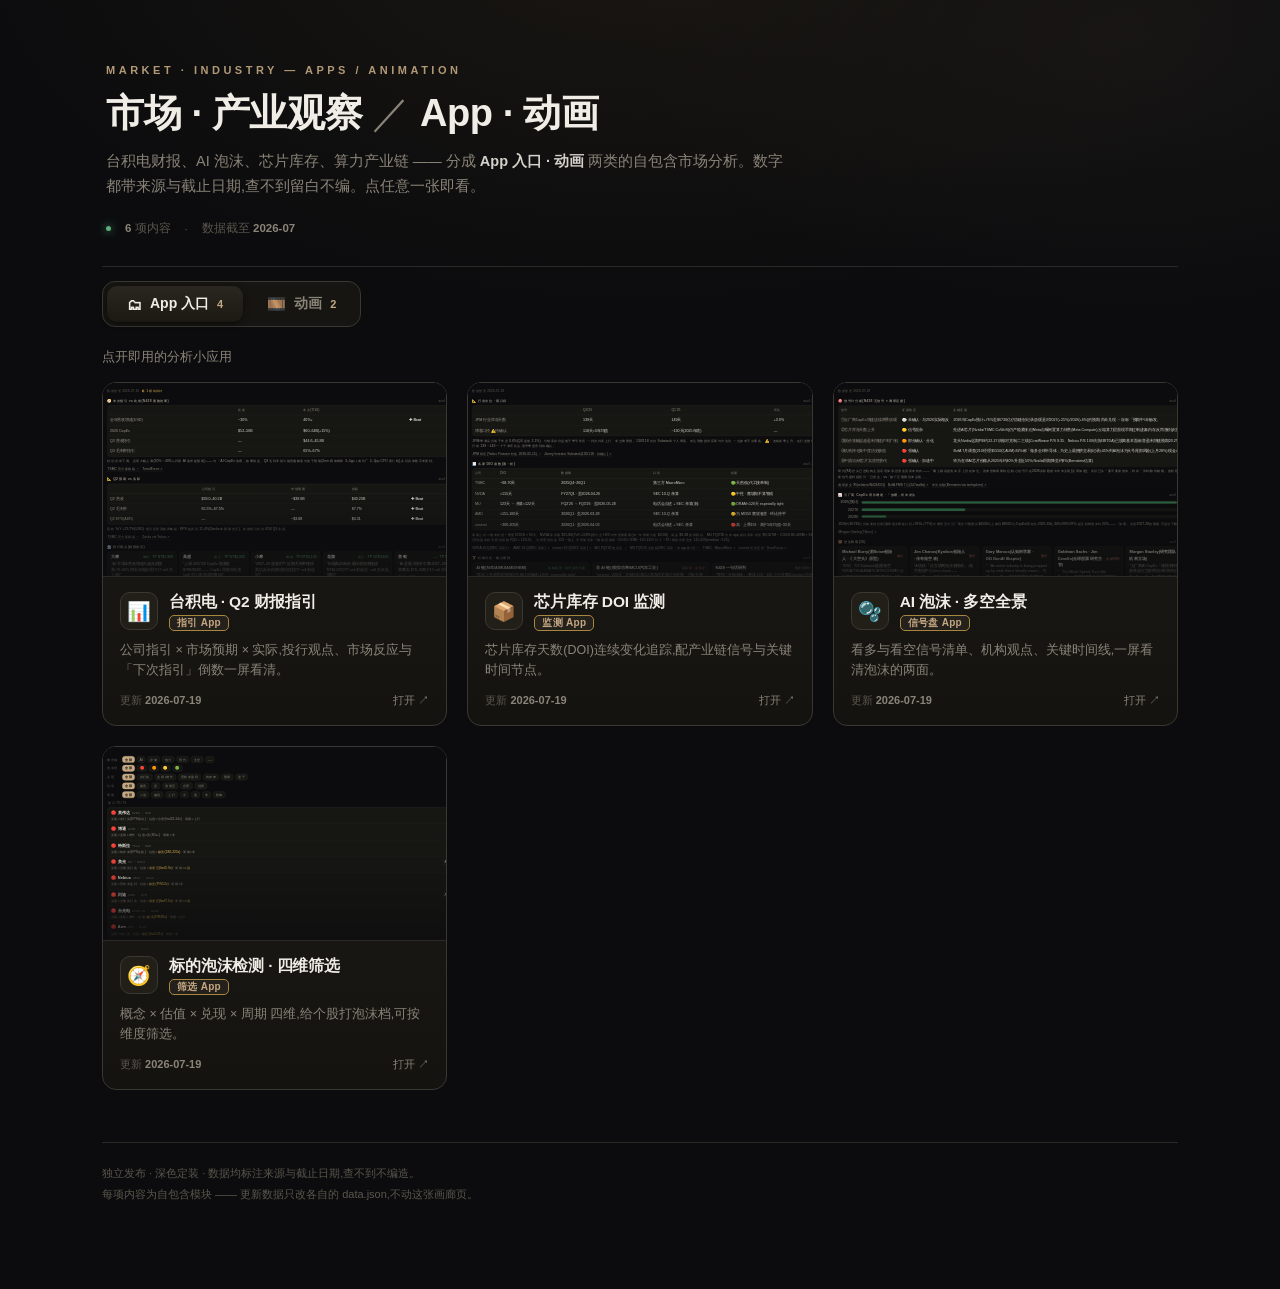
<file: index.html>
<!DOCTYPE html>
<html lang="zh">
<head>
<meta charset="utf-8">
<meta name="viewport" content="width=device-width,initial-scale=1">
<title>市场 · 产业观察 — App / 动画</title>
<style>
  /* ============================================================
     公共画廊页 · 独立发布(site/publish/)· 三分类:App / 动画 / 视频
     调性对齐 site/apps/_design:bg #0c0c0e · 面板 #1c1b18 · 边 #4a4740
     文字 #e8e5de · 次要 #8a8478 · 强调 #c4a882 · 绿 #5ab07a · 红 #e07a7a
     无外部依赖(字体系统栈)· 深色定装 · 无署名
     ============================================================ */
  *{box-sizing:border-box}
  :root{
    --bg:#0c0c0e; --panel:#141310; --panel2:#1c1b18; --line:#2a2925; --line2:#3a3832;
    --ink:#f0ede6; --ink2:#d4d1ca; --dim:#8a8478; --dim2:#5a564c;
    --gold:#c4a882; --gold-deep:#a98640; --green:#5ab07a; --red:#e07a7a; --amber:#e0b450;
  }
  html,body{margin:0;height:100%;background:var(--bg);color:var(--ink2);
    font-family:-apple-system,BlinkMacSystemFont,'PingFang SC','Microsoft YaHei',Segoe UI,sans-serif;
    -webkit-font-smoothing:antialiased}
  body{
    background:
      radial-gradient(1100px 620px at 50% -8%, #1a1712 0%, rgba(20,18,14,0) 60%),
      radial-gradient(900px 500px at 88% 4%, rgba(196,168,130,.06) 0%, rgba(12,12,14,0) 55%),
      var(--bg);
  }
  a{color:inherit}

  /* ---------- Hero ---------- */
  .wrap{max-width:1120px;margin:0 auto;padding:0 22px 84px}
  .hero{padding:64px 4px 30px;border-bottom:1px solid var(--line);margin-bottom:8px;position:relative}
  .kicker{font-size:11px;letter-spacing:.32em;color:var(--gold);text-transform:uppercase;font-weight:600;margin-bottom:16px;opacity:.9}
  .htitle{font-size:38px;line-height:1.12;font-weight:800;color:var(--ink);letter-spacing:-.01em;margin:0 0 14px}
  .htitle .thin{font-weight:300;color:var(--dim);margin:0 10px}
  .hsub{font-size:14.5px;line-height:1.75;color:var(--dim);max-width:680px;margin:0}
  .hsub b{color:var(--ink2);font-weight:600}
  .hmeta{display:flex;gap:14px;align-items:center;margin-top:22px;font-size:11.5px;color:var(--dim2);flex-wrap:wrap}
  .hmeta .dot{width:5px;height:5px;border-radius:50%;background:var(--green);box-shadow:0 0 8px var(--green)}
  .hmeta b{color:var(--dim);font-weight:600}

  /* ---------- Section ---------- */
  .section{margin-top:40px}
  .sec-head{display:flex;align-items:baseline;gap:11px;margin-bottom:16px;padding-bottom:9px;border-bottom:1px solid var(--line)}
  .sec-icon{font-size:15px;position:relative;top:1px}
  .sec-title{font-size:16.5px;font-weight:700;color:var(--ink);letter-spacing:-.01em}
  .sec-sub{font-size:12px;color:var(--dim)}
  .sec-count{margin-left:auto;font-size:11px;color:var(--dim2);letter-spacing:.03em}

  /* ---------- 顶部 Tab 切换 ---------- */
  .tabs{display:inline-flex;gap:4px;background:#161512;border:1px solid var(--line2);border-radius:13px;padding:4px;margin:6px 0 22px}
  .tab{font-size:14px;color:var(--dim);border:0;background:transparent;border-radius:10px;padding:9px 20px;cursor:pointer;
    font-weight:600;display:flex;align-items:center;gap:8px;transition:color .14s, background .14s;font-family:inherit}
  .tab:hover{color:var(--ink2)}
  .tab.on{background:linear-gradient(180deg,#2a2620,#1c1913);color:var(--ink);box-shadow:0 2px 8px -3px #000}
  .tab .tico{font-size:15px}
  .tab .tn{font-size:11px;color:var(--gold);font-weight:700}
  .pane{display:none;animation:fadein .2s ease}
  .pane.on{display:block}
  @keyframes fadein{from{opacity:0;transform:translateY(4px)}to{opacity:1;transform:none}}
  .pane-sub{font-size:12.5px;color:var(--dim);margin:0 0 16px}

  /* ---------- Grid ---------- */
  .grid{display:grid;grid-template-columns:repeat(auto-fill,minmax(340px,1fr));gap:20px}
  .card{position:relative;background:linear-gradient(180deg,var(--panel2) 0%,var(--panel) 100%);
    border:1px solid var(--line2);border-radius:14px;overflow:hidden;cursor:pointer;
    transition:transform .16s ease, border-color .16s ease, box-shadow .16s ease}
  .card:hover{transform:translateY(-3px);border-color:var(--gold);
    box-shadow:0 14px 34px -14px rgba(0,0,0,.7), 0 0 0 1px rgba(196,168,130,.12)}
  .card:focus-visible{outline:2px solid var(--gold);outline-offset:2px}

  .thumb{position:relative;height:194px;background:#0a0a0c;border-bottom:1px solid var(--line);overflow:hidden}
  .thumb iframe{width:1160px;height:660px;border:0;transform:scale(.315);transform-origin:0 0;
    pointer-events:none;background:#0c0c0e}
  .thumb .scrim{position:absolute;inset:0;background:linear-gradient(180deg,rgba(12,12,14,0) 55%,rgba(12,12,14,.72) 100%);pointer-events:none}
  .thumb .open{position:absolute;right:11px;bottom:11px;font-size:11.5px;color:var(--ink);
    background:rgba(22,22,19,.82);border:1px solid var(--line2);border-radius:9px;padding:5px 11px;
    opacity:0;transform:translateY(4px);transition:opacity .16s, transform .16s;backdrop-filter:blur(3px)}
  .card:hover .thumb .open{opacity:1;transform:translateY(0)}
  .thumb .open b{color:var(--gold)}
  .thumb .playbadge{position:absolute;inset:0;display:grid;place-items:center;pointer-events:none}
  .thumb .playbadge i{width:46px;height:46px;border-radius:50%;background:rgba(20,18,14,.66);border:1px solid var(--gold-deep);
    display:grid;place-items:center;color:var(--gold);font-size:17px;font-style:normal;backdrop-filter:blur(3px)}

  .pad{padding:15px 17px 17px}
  .chead{display:flex;align-items:center;gap:11px;margin-bottom:9px}
  .ico{flex:none;width:38px;height:38px;border-radius:10px;display:grid;place-items:center;font-size:19px;
    background:#221f19;border:1px solid var(--line2)}
  .ctitle{font-size:15.5px;font-weight:700;color:var(--ink);line-height:1.25;letter-spacing:-.01em}
  .ckind{display:inline-block;margin-top:3px;font-size:10px;color:var(--gold);border:1px solid var(--gold-deep);
    background:rgba(196,168,130,.08);border-radius:5px;padding:0 7px;letter-spacing:.03em;font-weight:600}
  .cdesc{font-size:12.5px;line-height:1.62;color:var(--dim);margin:0 0 13px}
  .cfoot{display:flex;align-items:center;justify-content:space-between;font-size:11px;color:var(--dim2)}
  .cfoot .asof b{color:var(--dim);font-weight:600}
  .cfoot .go{color:var(--dim);transition:color .16s}
  .card:hover .cfoot .go{color:var(--gold)}

  /* pending 占位卡 */
  .pcard{border:1px dashed var(--line2);border-radius:14px;background:rgba(20,18,14,.35);
    min-height:150px;display:flex;flex-direction:column;align-items:center;justify-content:center;gap:9px;
    padding:26px;text-align:center}
  .pcard .pico{font-size:26px;opacity:.7}
  .pcard .pt{font-size:13.5px;color:var(--ink2);font-weight:600}
  .pcard .ps{font-size:11.5px;color:var(--dim);line-height:1.6;max-width:280px}
  .pcard .ptag{font-size:10px;color:var(--amber);border:1px solid var(--gold-deep);border-radius:5px;padding:1px 8px}

  .footer{margin-top:52px;padding-top:20px;border-top:1px solid var(--line);
    font-size:11px;color:var(--dim2);line-height:1.9}

  /* ---------- Lightbox ---------- */
  .lb{position:fixed;inset:0;z-index:100;display:none;background:rgba(6,6,8,.86);backdrop-filter:blur(6px)}
  .lb.on{display:flex;flex-direction:column}
  .lb-bar{flex:none;display:flex;align-items:center;gap:12px;height:56px;padding:0 18px;
    background:#141310;border-bottom:1px solid var(--line2)}
  .lb-ico{font-size:19px}
  .lb-title{font-size:14.5px;font-weight:700;color:var(--ink)}
  .lb-kind{font-size:10px;color:var(--gold);border:1px solid var(--gold-deep);border-radius:5px;padding:0 7px;font-weight:600}
  .lb-x{margin-left:auto;width:34px;height:34px;border-radius:9px;border:1px solid var(--line2);
    background:#1c1b18;color:var(--dim);font-size:17px;cursor:pointer;display:grid;place-items:center;transition:.14s}
  .lb-x:hover{color:var(--ink);border-color:var(--gold);background:#221f19}
  .lb-body{flex:1;min-height:0;background:#0c0c0e}
  .lb-body iframe{width:100%;height:100%;border:0;background:#0c0c0e}

  @media (max-width:560px){
    .hero{padding:44px 2px 24px}
    .htitle{font-size:29px}
    .htitle .thin{display:block;margin:6px 0 0}
    .grid{grid-template-columns:1fr;gap:16px}
  }
</style>
</head>
<body>
<div class="wrap">
  <header class="hero">
    <div class="kicker">Market · Industry — Apps / Animation</div>
    <h1 class="htitle">市场 · 产业观察<span class="thin">／</span>App · 动画</h1>
    <p class="hsub">台积电财报、AI 泡沫、芯片库存、算力产业链 —— 分成 <b>App 入口 · 动画</b> 两类的自包含市场分析。数字都带来源与截止日期,查不到留白不编。点任意一张即看。</p>
    <div class="hmeta"><span class="dot"></span><span><b id="mcount">–</b> 项内容</span><span>·</span><span>数据截至 <b>2026-07</b></span></div>
  </header>

  <main id="sections"></main>

  <footer class="footer" id="foot"></footer>
</div>

<script>
  // 每个内容按分类落地址:app 类 → /app/<id>/ · 动画类 → /anim/<id>/(跟顶部 tab 后缀一致,动画不再挂 app 前缀)
  //   部署(pages.dev):用绝对 /<分类>/<id>/(任意页面路径都解析对)· 本地预览:源都在 ../apps/<id>/
  var LOCAL = /^(localhost|127\.0\.0\.1)$/.test(location.hostname) || location.protocol === 'file:';
  function itemPath(a){ return LOCAL ? ('../apps/' + a.id + '/') : ('/' + a.cat + '/' + a.id + '/'); }
  var CACHE_V = '&cv=' + Date.now();   // 每次载入画廊给 app iframe 一个新版本号 → iOS Safari 不吃旧缓存

  // 三分类内容清单
  var SECTIONS = [
    { key:'app', icon:'🗂', title:'App 入口', sub:'点开即用的分析小应用', items:[
      { id:'tsmc-guidance', icon:'📊', title:'台积电 · Q2 财报指引', kind:'指引 App', asof:'2026-07-19',
        desc:'公司指引 × 市场预期 × 实际,投行观点、市场反应与「下次指引」倒数一屏看清。' },
      { id:'n429-chip-doi', icon:'📦', title:'芯片库存 DOI 监测', kind:'监测 App', asof:'2026-07-19',
        desc:'芯片库存天数(DOI)连续变化追踪,配产业链信号与关键时间节点。' },
      { id:'n426-bubble-panorama', icon:'🫧', title:'AI 泡沫 · 多空全景', kind:'信号盘 App', asof:'2026-07-19',
        desc:'看多与看空信号清单、机构观点、关键时间线,一屏看清泡沫的两面。' },
      { id:'n439-bubble-scan', icon:'🧭', title:'标的泡沫检测 · 四维筛选', kind:'筛选 App', asof:'2026-07-19',
        desc:'概念 × 估值 × 兑现 × 周期 四维,给个股打泡沫档,可按维度筛选。' },
    ]},
    { key:'anim', icon:'🎞️', title:'动画', sub:'动起来讲清一件事', items:[
      { id:'n513-ai-infra-story', icon:'🏭', title:'算力产业链 · 动画', kind:'动画 explainer', asof:'2026-07',
        motion:true, desc:'一段动画从数据中心讲到芯片,把 AI 基建这条产业链怎么串起来讲清楚。' },
      { id:'n529-capital-rotation', icon:'💸', title:'资金流出 · 去哪了', kind:'动画 explainer', asof:'2026-07',
        motion:true, desc:'资金从哪撤出、又轮动去了哪 —— 一段动画把这条资金流讲清楚。' },
    ]},
  ];

  var host = document.getElementById('sections');
  var tabbar = document.createElement('div'); tabbar.className = 'tabs';
  var panes = document.createElement('div'); panes.id = 'panes';
  var total = 0;

  function buildCard(a){
    total++;
    var url = itemPath(a) + 'index.html?embed=1' + CACHE_V;
    var card = document.createElement('div');
    card.className = 'card'; card.tabIndex = 0; card.setAttribute('role','button');
    card.innerHTML =
      '<div class="thumb"><iframe loading="lazy" scrolling="no" tabindex="-1" src="'+url+'"></iframe>'+
        '<div class="scrim"></div>'+
        (a.motion || a.audio ? '<div class="playbadge"><i>▶</i></div>' : '')+
        '<div class="open">打开 <b>↗</b></div></div>'+
      '<div class="pad">'+
        '<div class="chead"><div class="ico">'+a.icon+'</div>'+
          '<div><div class="ctitle">'+a.title+'</div><span class="ckind">'+a.kind+'</span></div></div>'+
        '<p class="cdesc">'+a.desc+'</p>'+
        '<div class="cfoot"><span class="asof">更新 <b>'+a.asof+'</b></span><span class="go">打开 ↗</span></div>'+
      '</div>';
    card.addEventListener('click', function(){ openItem(a); });
    card.addEventListener('keydown', function(e){ if(e.key==='Enter'||e.key===' '){e.preventDefault();openItem(a);} });
    return card;
  }

  SECTIONS.forEach(function(sec, si){
    var btn = document.createElement('button');
    btn.className = 'tab' + (si===0 ? ' on' : '');
    btn.dataset.idx = si; btn.dataset.key = sec.key;
    btn.innerHTML = '<span class="tico">'+sec.icon+'</span>'+sec.title+'<span class="tn">'+sec.items.length+'</span>';
    tabbar.appendChild(btn);

    var pane = document.createElement('div');
    pane.className = 'pane' + (si===0 ? ' on' : '');
    pane.dataset.idx = si;
    var sub = document.createElement('div'); sub.className = 'pane-sub'; sub.textContent = sec.sub;
    var g = document.createElement('div'); g.className = 'grid';
    sec.items.forEach(function(a){ a.cat = sec.key; g.appendChild(buildCard(a)); });
    pane.appendChild(sub); pane.appendChild(g);
    panes.appendChild(pane);
  });

  host.appendChild(tabbar); host.appendChild(panes);

  // ---------- 分类 tab = URL 后缀(可直达 / 可分享 / 前进后退跟随) ----------
  // /app → App 入口 · /anim → 动画 · 切 tab 改后缀不刷新 · 直接开 /app 或 /anim 就落到对应分类
  function selectTab(key){
    tabbar.querySelectorAll('.tab').forEach(function(x){ x.classList.toggle('on', x.dataset.key===key); });
    panes.querySelectorAll('.pane').forEach(function(x){ x.classList.toggle('on', SECTIONS[x.dataset.idx].key===key); });
  }
  function keyFromPath(){
    var m = location.pathname.match(/\/(app|anim)(?:\/|$)/);
    return (m && m[1]) || SECTIONS[0].key;
  }
  tabbar.addEventListener('click', function(e){
    var b = e.target.closest('.tab'); if(!b) return;
    selectTab(b.dataset.key);
    history.pushState({tab:b.dataset.key}, '', '/' + b.dataset.key);
  });
  window.addEventListener('popstate', function(){ selectTab(keyFromPath()); });
  selectTab(keyFromPath());   // 载入时按后缀选分类

  document.getElementById('mcount').textContent = total;
  document.getElementById('foot').innerHTML =
    '独立发布 · 深色定装 · 数据均标注来源与截止日期,查不到不编造。<br>每项内容为自包含模块 —— 更新数据只改各自的 data.json,不动这张画廊页。';

  // ---------- 打开 = 跳到本站该内容的分类子路径页(同站后缀,不另开站) ----------
  // app 类 → /app/<id>/ · 动画类 → /anim/<id>/ · 点开换到该内容全屏页 · 浏览器回退即回画廊。
  function openItem(a){ location.href = itemPath(a); }
</script>
</body>
</html>
</file>
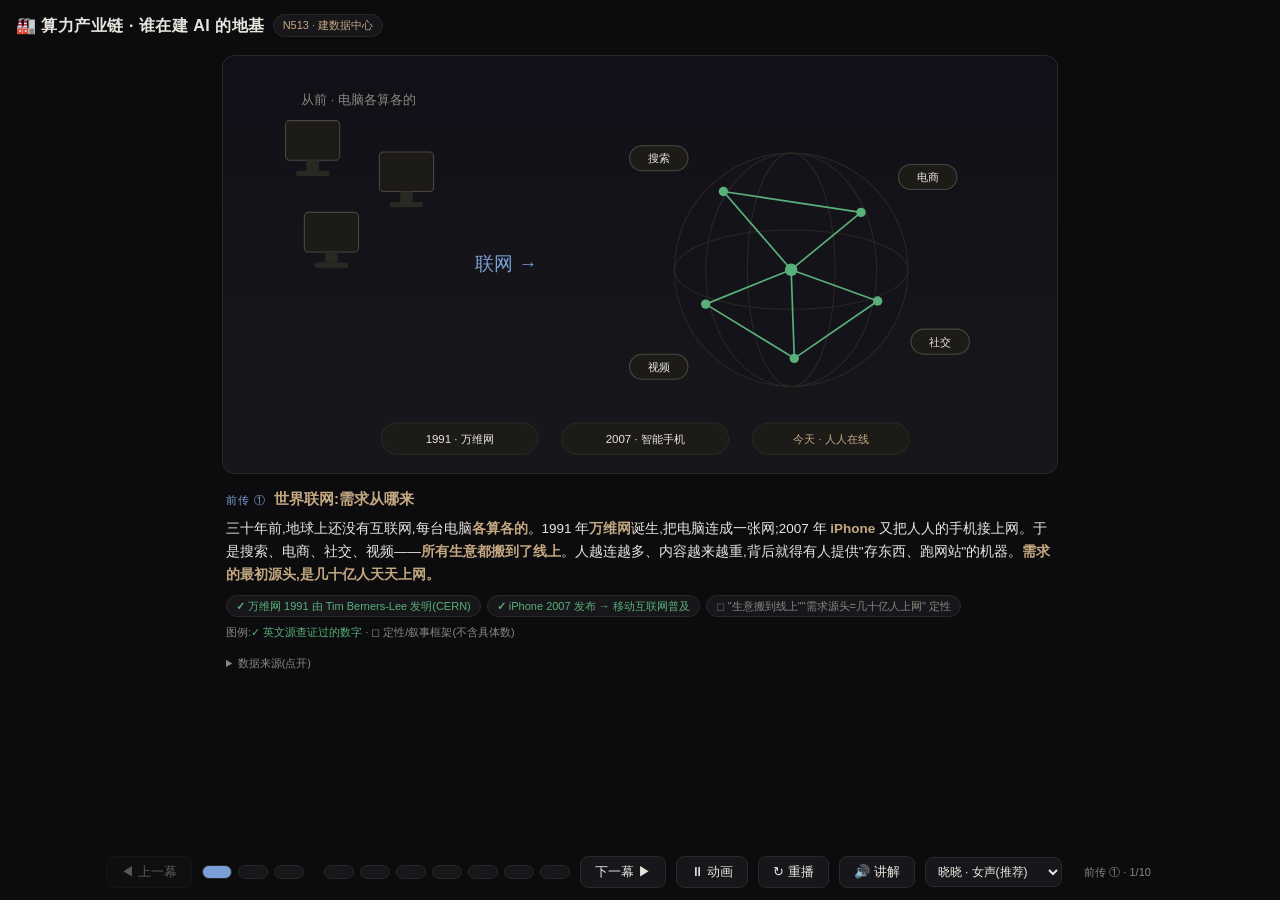
<file: anim/n513-ai-infra-story/index.html>
<!DOCTYPE html>
<html lang="zh">
<head>
<meta charset="utf-8">
<meta name="viewport" content="width=device-width,initial-scale=1">
<title>算力产业链 · 动画故事</title>
<style>
/* ===== N513 建数据中心 · 动画叙事 explainer =====
   自包含:无外部库 · 深色系对齐 relation-explorer
   契约:?node=&nid=&embed=1(embed 藏大头) */
:root{
  --bg:#0c0c0e; --panel:#17161a; --panel2:#1c1b18; --line:#2a2822;
  --tx:#e8e5de; --mut:#8a877e; --gold:#c4a882; --grn:#5ab07a; --red:#e07a7a;
  --sky:#111018; --blu:#7a9fd4;
}
*{margin:0;padding:0;box-sizing:border-box}
html,body{background:var(--bg);color:var(--tx);font:14px/1.7 -apple-system,"PingFang SC","Microsoft YaHei",sans-serif}
body{display:flex;flex-direction:column;min-height:100vh}

/* ---- 头 ---- */
.hd{display:flex;align-items:center;gap:8px;padding:12px 16px 8px;flex-wrap:wrap}
.hd h1{font-size:16px;font-weight:700;letter-spacing:.5px}
.hd .chip{font-size:11px;color:var(--gold);border:1px solid var(--line);border-radius:20px;padding:1px 9px;background:var(--panel)}
body.embed .hd{display:none}

/* ---- 舞台 ---- */
main{flex:1;padding:8px 12px 4px;max-width:860px;width:100%;margin:0 auto}
.scene{display:none}
.scene.on{display:block;animation:sceneIn .35s ease}
@keyframes sceneIn{from{opacity:0;transform:translateY(6px)}to{opacity:1;transform:none}}
.stagebox{background:linear-gradient(180deg,var(--sky),var(--panel) 85%);border:1px solid var(--line);border-radius:12px;overflow:hidden}
.stagebox svg{display:block;width:100%;height:auto}

/* ---- 旁白 ---- */
.nr{padding:12px 4px 4px}
.nr h2{font-size:15px;color:var(--gold);margin-bottom:6px}
.nr h2 .no{font-size:11px;color:var(--mut);font-weight:400;margin-right:8px;letter-spacing:1px}
.nr p{color:var(--tx);font-size:13.5px;margin-bottom:8px}
.nr p b{color:var(--gold);font-weight:600}
.facts{display:flex;flex-wrap:wrap;gap:6px;margin-top:2px}
.fx{font-size:11px;line-height:1.5;padding:2px 9px;border-radius:14px;border:1px solid var(--line);background:var(--panel)}
.fx.v{color:var(--grn)}
.fx.v::before{content:"✓ ";font-weight:700}
.fx.q{color:var(--mut)}
.fx.q::before{content:"◻ ";opacity:.7}
.jumps{display:flex;gap:8px;margin-top:10px;flex-wrap:wrap}
.jumps a{font-size:12px;color:var(--gold);text-decoration:none;border:1px solid var(--gold);border-radius:8px;padding:4px 12px;background:var(--panel)}
.jumps a:hover{background:var(--panel2)}

/* ---- 来源 ---- */
.src{margin:10px 4px 6px;font-size:11px;color:var(--mut)}
.src summary{cursor:pointer;color:var(--mut)}
.src ul{margin:6px 0 0 18px}
.src a{color:var(--blu);text-decoration:none}
.legend{font-size:11px;color:var(--mut);padding:2px 4px}

/* ---- 控制条 ---- */
.ctrl{position:sticky;bottom:0;background:linear-gradient(180deg,transparent,var(--bg) 30%);padding:8px 12px 12px;display:flex;align-items:center;justify-content:center;gap:10px;flex-wrap:wrap}
.ctrl button{background:var(--panel);color:var(--tx);border:1px solid var(--line);border-radius:8px;padding:6px 14px;font-size:13px;cursor:pointer}
.ctrl button:hover{border-color:var(--gold);color:var(--gold)}
.ctrl button:disabled{opacity:.35;cursor:default}
.ctrl button:disabled:hover{border-color:var(--line);color:var(--tx)}
.dots{display:flex;gap:6px}
.dot{width:8px;height:8px;border-radius:50%;background:var(--line);cursor:pointer;border:none;padding:0}
.dot.on{background:var(--gold)}
.cnt{font-size:11px;color:var(--mut);min-width:92px;text-align:center}
#vbtn.on{border-color:var(--gold);color:var(--gold);background:var(--panel2)}
.ctrl select.vsel{background:var(--panel);color:var(--tx);border:1px solid var(--line);border-radius:8px;padding:6px 8px;font-size:12px;max-width:150px;cursor:pointer}
.ctrl select.vsel:hover{border-color:var(--gold)}
.vstat{font-size:10.5px;color:var(--mut);max-width:170px;line-height:1.3}

/* ===== 动画通用 ===== */
body.paused svg *{animation-play-state:paused !important}
svg [class]{transform-box:fill-box}

/* ===== 幕1 主角登场 ===== */
.s1pop{opacity:0;transform-origin:center bottom;animation:s1pop .6s cubic-bezier(.2,1.4,.4,1) forwards}
@keyframes s1pop{from{opacity:0;transform:translateY(26px) scale(.6)}to{opacity:1;transform:none}}
.s1coin{transform-origin:center;animation:s1coin 2.6s ease-in-out infinite alternate}
@keyframes s1coin{from{transform:translateY(0)}to{transform:translateY(-10px)}}
.s1tag{opacity:0;animation:s1tag .5s ease 2.2s forwards}
@keyframes s1tag{from{opacity:0;transform:scale(.8)}to{opacity:1;transform:none}}
.s1blink{animation:s1blink 3s steps(1) infinite}
@keyframes s1blink{0%,92%{opacity:1}93%,97%{opacity:0}98%{opacity:1}}

/* ===== 幕2 建数据中心 ===== */
.s2s{opacity:0;animation:s2in .55s ease forwards}
@keyframes s2in{from{opacity:0;transform:translateY(14px)}to{opacity:1;transform:none}}
.s2fan{transform-origin:center;animation:s2fan 1.6s linear infinite}
@keyframes s2fan{to{transform:rotate(360deg)}}
.s2dash{stroke-dasharray:5 7;animation:s2dash 1.2s linear infinite}
@keyframes s2dash{to{stroke-dashoffset:-24}}
.s2crane{transform-origin:left bottom;animation:s2crane 3s ease-in-out infinite alternate}
@keyframes s2crane{from{transform:rotate(-4deg)}to{transform:rotate(5deg)}}

/* ===== 幕3 GPU ===== */
.s3tray{opacity:0;animation:s3tray .5s ease-out forwards}
@keyframes s3tray{from{opacity:0;transform:translateX(-150px)}to{opacity:1;transform:none}}
.s3led{animation:s3led 1.1s steps(2) infinite}
@keyframes s3led{50%{opacity:.15}}
.s3spine{animation:s3spine 1.8s ease-in-out infinite alternate}
@keyframes s3spine{from{opacity:.35}to{opacity:1}}
.s3arrow{stroke-dasharray:4 6;animation:s2dash 1s linear infinite}
.s3sup{opacity:0;animation:s2in .5s ease forwards}

/* ===== 幕4 电力 ===== */
.s4flow{stroke-dasharray:7 9;animation:s4flow .7s linear infinite}
@keyframes s4flow{to{stroke-dashoffset:-32}}
.s4fiber{stroke-dasharray:3 9;animation:s4flow 1.1s linear infinite}
.s4steam{animation:s4steam 3.2s ease-in infinite}
@keyframes s4steam{0%{opacity:0;transform:translateY(0) scale(.8)}25%{opacity:.5}100%{opacity:0;transform:translateY(-26px) scale(1.5)}}
.s4win{animation:s4win .5s ease forwards;opacity:0}
@keyframes s4win{to{opacity:1}}
.s4gauge{transform-origin:left center;animation:s4gauge 1.6s ease 1s forwards;transform:scaleX(.33)}
@keyframes s4gauge{to{transform:scaleX(1)}}
.s4bolt{animation:s1blink 2.2s steps(1) infinite}

/* ===== 幕5 变钱 ===== */
.s5coin{animation:s5coin 2.4s linear infinite}
@keyframes s5coin{0%{opacity:0;transform:translateX(0)}12%{opacity:1}88%{opacity:1}100%{opacity:0;transform:translateX(-170px)}}
.s5coin2{animation:s5coin2 2.4s linear infinite}
@keyframes s5coin2{0%{opacity:0;transform:translateX(0)}12%{opacity:1}88%{opacity:1}100%{opacity:0;transform:translateX(170px)}}
.s5pipe{stroke-dasharray:6 8;animation:s4flow 1.3s linear infinite}
.s5meter{animation:s1blink 2.6s steps(1) infinite}
.s5pop{opacity:0;animation:s2in .5s ease forwards}

/* ===== 幕6 能做什么 ===== */
.s6draw{stroke-dasharray:220;stroke-dashoffset:220;animation:s6draw 2.2s ease .6s forwards}
@keyframes s6draw{to{stroke-dashoffset:0}}
.s6bub{opacity:0;animation:s6bub 5s ease infinite}
@keyframes s6bub{0%{opacity:0;transform:translateY(8px)}8%,60%{opacity:1;transform:none}70%,100%{opacity:0}}
.s6step{animation:s6step 3.6s steps(1) infinite;opacity:.25}
@keyframes s6step{0%{opacity:1}33%{opacity:.25}}
.s6pulse{transform-origin:center;animation:s6pulse 2.4s ease-in-out infinite alternate}
@keyframes s6pulse{from{transform:scale(1)}to{transform:scale(1.12)}}
.s6pop{opacity:0;animation:s2in .5s ease forwards}

/* ===== 幕7 张力 ===== */
.s7saw{transform-origin:400px 316px;animation:s7saw 7s ease-in-out infinite alternate}
@keyframes s7saw{from{transform:rotate(-4.5deg)}to{transform:rotate(4.5deg)}}
.s7q{transform-origin:center;animation:s6pulse 1.6s ease-in-out infinite alternate}
.s7bar{transform-origin:left center;animation:s7bar 1.8s ease .5s forwards;transform:scaleX(0)}
@keyframes s7bar{to{transform:scaleX(1)}}
.s7pop{opacity:0;animation:s2in .5s ease forwards}

/* ===== 前传 3 幕 · 世界联网 → 云诞生 → AI 大爆炸 ===== */
.dot.pre.on{background:var(--blu)}
.dot.gap{margin-left:14px}
.nr h2 .no.pre{color:var(--blu)}
/* 前传① 世界联网 */
.p1iso{opacity:0;animation:s2in .5s ease forwards}
.p1node{opacity:0;transform-origin:center;animation:p1node .5s ease forwards}
@keyframes p1node{from{opacity:0;transform:scale(.3)}to{opacity:1;transform:none}}
.p1line{stroke-dasharray:180;stroke-dashoffset:180;animation:p1line 1.3s ease forwards}
@keyframes p1line{to{stroke-dashoffset:0}}
.p1pop{opacity:0;transform-origin:center;animation:s1pop .6s cubic-bezier(.2,1.4,.4,1) forwards}
.p1ring{animation:p1ring 3s ease-in-out infinite alternate}
@keyframes p1ring{from{opacity:.2}to{opacity:.55}}
/* 前传② 云的诞生 */
.p2box{opacity:0;animation:s2in .5s ease forwards}
.p2flow{stroke-dasharray:6 8;animation:s4flow 1s linear infinite}
.p2pop{opacity:0;animation:s2in .5s ease forwards}
.p2rise{opacity:0;transform-origin:center bottom;animation:p2rise .7s ease forwards}
@keyframes p2rise{from{opacity:0;transform:translateY(16px)}to{opacity:1;transform:none}}
.p2meter{animation:s1blink 2.4s steps(1) infinite}
/* 前传③ AI 大爆炸 */
.p3dot{opacity:0;transform-origin:center;animation:p1node .5s ease forwards}
.p3curve{stroke-dasharray:300;stroke-dashoffset:300;animation:p1line 1.8s ease .3s forwards}
.p3pop{opacity:0;animation:s2in .5s ease forwards}
.p3swap{opacity:0;transform-origin:center;animation:p3swap 1s ease forwards}
@keyframes p3swap{0%{opacity:0;transform:scale(.4)}60%{opacity:1;transform:scale(1.15)}100%{opacity:1;transform:none}}
.p3spark{transform-origin:center;animation:p3spark 1.8s ease-in-out infinite}
@keyframes p3spark{0%,100%{opacity:.5;transform:scale(1) rotate(0)}50%{opacity:1;transform:scale(1.25) rotate(20deg)}}
.p3rocket{transform-origin:center;animation:p3float 2.4s ease-in-out infinite alternate}
@keyframes p3float{from{transform:translate(0,0)}to{transform:translate(4px,-6px)}}
</style>
<script>window.__NARR_AUDIO={"zh-CN-XiaoxiaoNeural||来,咱们先从最根上说起——为什么全世界突然都在抢着建数据中心?三十年前电脑还各算各的,直到万维网把电脑连成一张网,再到 iPhone 把每个人都接上网,搜索、电商、社交、视频,所有生意都搬到了线上。人越连越多、内容越来越重,背后就得有人提供存东西、跑网站的机器。需求最初的源头,其实是几十亿人天天上网。": "audio/xiaoxiao_0.mp3", "zh-CN-XiaoxiaoNeural||下一步是「云」。每家公司自建机房又贵、又常年闲置,2006 年亚马逊干脆把自己多余的服务器按小时出租,这就是 AWS,云计算就此诞生。微软、谷歌迅速跟进,盖起巨型数据中心,把算力像水电一样卖。这批公司就成了互联网时代的「算力地主」——注意,那会儿他们租出去的还是 CPU、存储和带宽。数据中心这门生意,早在 AI 之前就长好了。": "audio/xiaoxiao_1.mp3", "zh-CN-XiaoxiaoNeural||真正的转折是深度学习。2012 年 AlexNet 第一次用 GPU 训练神经网络,一举拿下图像识别冠军;2017 年谷歌提出 Transformer,成了今天所有大模型的底座。研究还发现一条规律:算力越大、数据越多、模型越大,AI 就越聪明——这就是所谓的 scaling law。2022 年底 ChatGPT 上线,大约两个月就破一亿用户,史上最快。老地主们一看:这回要的不是 CPU,而是成千上万颗 GPU。于是他们把出租 CPU 的生意,升级成建 GPU 工厂——这就是我们故事的起点。": "audio/xiaoxiao_2.mp3", "zh-CN-XiaoxiaoNeural||故事的最上游,站着一群「算力地主」:微软 Azure、亚马逊 AWS、谷歌云、Meta、Oracle,还有 CoreWeave 这种专租 GPU 的新云。他们做同一门生意:把土地、电力、芯片变成算力,再把算力变成钱。这生意有多疯?2025 年四大厂资本开支合计约四千亿美金,2026 年指引直接跳到约七千亿,同比增长百分之七十七,还在加速。": "audio/xiaoxiao_3.mp3", "zh-CN-XiaoxiaoNeural||那一座算力工厂到底怎么盖?拆开看就六步:先圈地,选址第一看电、第二看网络、第三看水;盖起像仓库一样的机房;里面立起一排排机柜;旁边配自己的变电站,把电网高压电降下来;再铺水冷管道把热量带走,因为 AI 机柜太烫,风扇根本吹不动;最后用光纤把它接进全球互联网。从动工到通电常要两三年,而排队最久的往往不是施工,是电网接入。": "audio/xiaoxiao_4.mp3", "zh-CN-XiaoxiaoNeural||机房只是个壳,真正的引擎是英伟达 GPU。2026 年中的量产主力是 Blackwell Ultra,一个 NVL72 机柜塞进 72 颗 GPU 加 36 颗 Grace CPU,柜内用铜缆连成「一颗大 GPU」,整柜功耗约一百三十千瓦,必须液冷。GPU 背后还有一条供应链:芯片台积电代工,里面的 HBM 高带宽内存,SK 海力士独大。云厂商的钱就这样流进英伟达——最近一个季度,英伟达数据中心收入七百五十二亿美金,同比增长百分之九十二,大半是这些地主贡献的。": "audio/xiaoxiao_5.mp3", "zh-CN-XiaoxiaoNeural||但算力真正的天花板不是芯片,是电。一座 AI 园区动辄几百兆瓦,新一代旗舰直接按吉瓦规划:OpenAI 的 Stargate 德州园区约一点二吉瓦,Meta 在路易斯安那的 Hyperion 追加五百亿投资、坐实五吉瓦,一座顶几百万户家庭用电。为了锁电,云厂商开始「包电厂」:微软签二十年长约让三里岛核电站重启,亚马逊跟 Talen 签下十七年的核电长约。美国数据中心用电,2023 年约占全国百分之四点四,官方预测到 2028 年会冲到百分之六点七到十二。": "audio/xiaoxiao_6.mp3", "zh-CN-XiaoxiaoNeural||这千亿资本开支蹲在机房里,靠三条管道回血。第一条,出租算力,按 GPU 每小时计费,H100 市价大概两到四美金一小时;CoreWeave 就是靠整柜整柜长约租给 OpenAI 和微软长大的。第二条,卖 AI 服务,自己训模型、跑推理,按 API token 和订阅收钱。第三条,云生态绑定,AI 把客户吸进云,顺带卖存储、数据库和一切。一句话:把一次性的千亿资本开支,变成按小时、按 token 的现金流。": "audio/xiaoxiao_7.mp3", "zh-CN-XiaoxiaoNeural||这些算力到底拿来干嘛?三件事。训练前沿大模型,一次训练动用上万颗 GPU 连跑数月,烧掉一座小城的电。海量推理,每天几十亿次问答、写作、生成——现在推理已经超过训练,成了算力的主要去向。还有 Agentic AI,让 AI 像员工一样连续调用工具、干完一整个任务,消耗的算力是普通聊天的几十倍。黄仁勋把这一切叫作「人类历史上最大规模的基建」。": "audio/xiaoxiao_8.mp3", "zh-CN-XiaoxiaoNeural||最后一个问题:这到底是史诗级基建,还是史诗级泡沫?多头说需求是真的:英伟达数据中心收入还在涨,H100 转租价仍接近原价,算力依旧供不应求。空头说回报没跟上:MIT 调研称,九成半的企业做生成式 AI 拿不到可衡量回报;Burry 质疑云厂商拉长 GPU 折旧年限、变相虚增利润;Bain 测算,到 2030 年得长出每年两万亿美金的 AI 收入才撑得住这轮开支,现在还差八千亿。而市场预期资本开支增速,2027 年降到百分之二十五、2028 年只剩百分之六——这条放缓一旦兑现,从英伟达到台积电,整条链的故事都得重讲。这,就是我们持续在盯的那条张力线。": "audio/xiaoxiao_9.mp3"};</script>
</head>
<body>

<header class="hd">
  <h1>🏭 算力产业链 · 谁在建 AI 的地基</h1>
  <span class="chip" id="nodechip">N513 · 建数据中心</span>
</header>

<main id="stage">

<!-- ================= 前传① 世界联网 ================= -->
<section class="scene" id="sc0a">
  <div class="stagebox">
  <svg viewBox="0 0 800 400" xmlns="http://www.w3.org/2000/svg" role="img" aria-label="前传一 世界从没有互联网到人人在线">
    <text x="130" y="46" text-anchor="middle" font-size="12" fill="#8a877e">从前 · 电脑各算各的</text>
    <g class="p1iso" style="animation-delay:.1s">
      <rect x="60" y="62" width="52" height="38" rx="4" fill="#1c1b18" stroke="#4a4740"/><rect x="80" y="100" width="12" height="10" fill="#2a2822"/><rect x="70" y="110" width="32" height="5" rx="2" fill="#2a2822"/>
    </g>
    <g class="p1iso" style="animation-delay:.35s">
      <rect x="150" y="92" width="52" height="38" rx="4" fill="#1c1b18" stroke="#4a4740"/><rect x="170" y="130" width="12" height="10" fill="#2a2822"/><rect x="160" y="140" width="32" height="5" rx="2" fill="#2a2822"/>
    </g>
    <g class="p1iso" style="animation-delay:.6s">
      <rect x="78" y="150" width="52" height="38" rx="4" fill="#1c1b18" stroke="#4a4740"/><rect x="98" y="188" width="12" height="10" fill="#2a2822"/><rect x="88" y="198" width="32" height="5" rx="2" fill="#2a2822"/>
    </g>
    <text x="242" y="205" font-size="18" fill="#7a9fd4" class="p1pop" style="animation-delay:1s">联网 →</text>
    <!-- 地球联网 -->
    <circle cx="545" cy="205" r="112" fill="#14131a" stroke="#2a2822"/>
    <ellipse cx="545" cy="205" rx="112" ry="38" fill="none" stroke="#2a2822" class="p1ring"/>
    <ellipse cx="545" cy="205" rx="42" ry="112" fill="none" stroke="#2a2822" class="p1ring" style="animation-delay:.5s"/>
    <ellipse cx="545" cy="205" rx="82" ry="112" fill="none" stroke="#2a2822" class="p1ring" style="animation-delay:1s"/>
    <g stroke="#5ab07a" stroke-width="1.6" fill="none">
      <line class="p1line" style="animation-delay:.9s" x1="545" y1="205" x2="480" y2="130"/>
      <line class="p1line" style="animation-delay:1.1s" x1="545" y1="205" x2="612" y2="150"/>
      <line class="p1line" style="animation-delay:1.3s" x1="545" y1="205" x2="628" y2="235"/>
      <line class="p1line" style="animation-delay:1.5s" x1="545" y1="205" x2="548" y2="290"/>
      <line class="p1line" style="animation-delay:1.7s" x1="545" y1="205" x2="463" y2="238"/>
      <line class="p1line" style="animation-delay:1.9s" x1="480" y1="130" x2="612" y2="150"/>
      <line class="p1line" style="animation-delay:2.1s" x1="628" y1="235" x2="548" y2="290"/>
      <line class="p1line" style="animation-delay:2.3s" x1="463" y1="238" x2="548" y2="290"/>
    </g>
    <g fill="#5ab07a">
      <circle class="p1node" style="animation-delay:.9s" cx="545" cy="205" r="6"/>
      <circle class="p1node" style="animation-delay:1.1s" cx="480" cy="130" r="4.5"/>
      <circle class="p1node" style="animation-delay:1.3s" cx="612" cy="150" r="4.5"/>
      <circle class="p1node" style="animation-delay:1.5s" cx="628" cy="235" r="4.5"/>
      <circle class="p1node" style="animation-delay:1.7s" cx="548" cy="290" r="4.5"/>
      <circle class="p1node" style="animation-delay:1.9s" cx="463" cy="238" r="4.5"/>
    </g>
    <g font-size="11" fill="#e8e5de">
      <g class="p1pop" style="animation-delay:2.2s"><rect x="390" y="86" width="56" height="24" rx="12" fill="#1c1b18" stroke="#4a4740"/><text x="418" y="102" text-anchor="middle">搜索</text></g>
      <g class="p1pop" style="animation-delay:2.4s"><rect x="648" y="104" width="56" height="24" rx="12" fill="#1c1b18" stroke="#4a4740"/><text x="676" y="120" text-anchor="middle">电商</text></g>
      <g class="p1pop" style="animation-delay:2.6s"><rect x="660" y="262" width="56" height="24" rx="12" fill="#1c1b18" stroke="#4a4740"/><text x="688" y="278" text-anchor="middle">社交</text></g>
      <g class="p1pop" style="animation-delay:2.8s"><rect x="390" y="286" width="56" height="24" rx="12" fill="#1c1b18" stroke="#4a4740"/><text x="418" y="302" text-anchor="middle">视频</text></g>
    </g>
    <g font-size="11">
      <rect x="152" y="352" width="150" height="30" rx="15" fill="#1c1b18" stroke="#2a2822" class="p1pop" style="animation-delay:2.6s"/>
      <text x="227" y="371" text-anchor="middle" fill="#e8e5de">1991 · 万维网</text>
      <rect x="325" y="352" width="160" height="30" rx="15" fill="#1c1b18" stroke="#2a2822" class="p1pop" style="animation-delay:2.9s"/>
      <text x="405" y="371" text-anchor="middle" fill="#e8e5de">2007 · 智能手机</text>
      <rect x="508" y="352" width="150" height="30" rx="15" fill="#1c1b18" stroke="#2a2822" class="p1pop" style="animation-delay:3.2s"/>
      <text x="583" y="371" text-anchor="middle" fill="#c4a882">今天 · 人人在线</text>
    </g>
  </svg>
  </div>
  <div class="nr">
    <h2><span class="no pre">前传 ①</span>世界联网:需求从哪来</h2>
    <p>三十年前,地球上还没有互联网,每台电脑<b>各算各的</b>。1991 年<b>万维网</b>诞生,把电脑连成一张网;2007 年 <b>iPhone</b> 又把人人的手机接上网。于是搜索、电商、社交、视频——<b>所有生意都搬到了线上</b>。人越连越多、内容越来越重,背后就得有人提供"存东西、跑网站"的机器。<b>需求的最初源头,是几十亿人天天上网。</b></p>
    <div class="facts">
      <span class="fx v">万维网 1991 由 Tim Berners-Lee 发明(CERN)</span>
      <span class="fx v">iPhone 2007 发布 → 移动互联网普及</span>
      <span class="fx q">"生意搬到线上""需求源头=几十亿人上网" 定性</span>
    </div>
  </div>
</section>

<!-- ================= 前传② 云的诞生 ================= -->
<section class="scene" id="sc0b">
  <div class="stagebox">
  <svg viewBox="0 0 800 400" xmlns="http://www.w3.org/2000/svg" role="img" aria-label="前传二 云计算诞生 云厂商成为算力地主">
    <text x="150" y="42" text-anchor="middle" font-size="12" fill="#8a877e">从前 · 每家自建机房 · 又贵又闲</text>
    <g class="p2box" style="animation-delay:.1s"><rect x="60" y="58" width="70" height="52" rx="5" fill="#1c1b18" stroke="#4a4740"/><rect x="70" y="68" width="50" height="7" rx="2" fill="#2a2822"/><rect x="70" y="80" width="50" height="7" rx="2" fill="#2a2822"/><circle cx="120" cy="71" r="2.5" fill="#8a877e"/></g>
    <g class="p2box" style="animation-delay:.35s"><rect x="150" y="88" width="70" height="52" rx="5" fill="#1c1b18" stroke="#4a4740"/><rect x="160" y="98" width="50" height="7" rx="2" fill="#2a2822"/><rect x="160" y="110" width="50" height="7" rx="2" fill="#2a2822"/><circle cx="210" cy="101" r="2.5" fill="#8a877e"/></g>
    <g class="p2box" style="animation-delay:.6s"><rect x="66" y="150" width="70" height="52" rx="5" fill="#1c1b18" stroke="#4a4740"/><rect x="76" y="160" width="50" height="7" rx="2" fill="#2a2822"/><rect x="76" y="172" width="50" height="7" rx="2" fill="#2a2822"/><circle cx="126" cy="163" r="2.5" fill="#8a877e"/></g>
    <text x="120" y="222" text-anchor="middle" font-size="10" fill="#8a877e">灰点 = 大半时间闲置</text>
    <path class="p2flow" d="M226 100 Q320 120 388 150" stroke="#c4a882" stroke-width="2" fill="none"/>
    <path class="p2flow" d="M226 165 Q320 168 388 172" stroke="#c4a882" stroke-width="2" fill="none" style="animation-delay:.3s"/>
    <g class="p2rise" style="animation-delay:.5s">
      <path d="M430 150 a34 34 0 0 1 66 -10 a30 30 0 0 1 54 14 a28 28 0 0 1 -6 56 h-108 a30 30 0 0 1 -6 -60 Z" fill="#17161a" stroke="#c4a882" stroke-width="2"/>
      <g fill="#211f1c" stroke="#4a4740"><rect x="452" y="150" width="18" height="46" rx="2"/><rect x="476" y="150" width="18" height="46" rx="2"/><rect x="500" y="150" width="18" height="46" rx="2"/></g>
      <circle cx="461" cy="158" r="2" fill="#5ab07a"/><circle cx="485" cy="158" r="2" fill="#5ab07a"/><circle cx="509" cy="158" r="2" fill="#5ab07a"/>
      <text x="490" y="220" text-anchor="middle" font-size="12" fill="#c4a882">巨型数据中心</text>
    </g>
    <g class="p2pop" style="animation-delay:1s">
      <circle cx="424" cy="250" r="4.5" fill="#5ab07a" class="p2meter"/>
      <text x="494" y="254" text-anchor="middle" font-size="11.5" fill="#e8e5de">按小时计费 · 像水电</text>
    </g>
    <g class="p2pop" style="animation-delay:.2s">
      <rect x="556" y="60" width="222" height="52" rx="10" fill="#1c1b18" stroke="#c4a882"/>
      <text x="667" y="82" text-anchor="middle" font-size="12" fill="#c4a882" font-weight="600">2006 · 亚马逊出租多余服务器</text>
      <text x="667" y="100" text-anchor="middle" font-size="11" fill="#e8e5de">AWS 上线 → 云计算诞生</text>
    </g>
    <g class="p2pop" style="animation-delay:1.3s">
      <text x="670" y="200" text-anchor="middle" font-size="12" fill="#8a877e">互联网时代的「算力地主」</text>
      <rect x="556" y="212" width="70" height="72" rx="10" fill="#1c1b18" stroke="#4a4740"/><circle cx="576" cy="240" r="4" fill="#e8e5de"/><circle cx="606" cy="240" r="4" fill="#e8e5de"/><path d="M580 258 Q591 266 602 258" stroke="#e8e5de" stroke-width="2" fill="none" stroke-linecap="round"/><text x="591" y="300" text-anchor="middle" font-size="10" fill="#e8e5de">微软 Azure</text>
      <rect x="640" y="212" width="70" height="72" rx="10" fill="#1c1b18" stroke="#4a4740"/><circle cx="660" cy="240" r="4" fill="#e8e5de"/><circle cx="690" cy="240" r="4" fill="#e8e5de"/><path d="M664 258 Q675 266 686 258" stroke="#e8e5de" stroke-width="2" fill="none" stroke-linecap="round"/><text x="675" y="300" text-anchor="middle" font-size="10" fill="#e8e5de">谷歌云</text>
      <rect x="724" y="212" width="60" height="72" rx="10" fill="#1c1b18" stroke="#4a4740"/><circle cx="741" cy="240" r="4" fill="#e8e5de"/><circle cx="767" cy="240" r="4" fill="#e8e5de"/><path d="M745 258 Q754 266 763 258" stroke="#e8e5de" stroke-width="2" fill="none" stroke-linecap="round"/><text x="754" y="300" text-anchor="middle" font-size="10" fill="#e8e5de">AWS</text>
      <text x="670" y="322" text-anchor="middle" font-size="11" fill="#7a9fd4">那时候租的是 CPU · 存储 · 带宽</text>
    </g>
  </svg>
  </div>
  <div class="nr">
    <h2><span class="no pre">前传 ②</span>云的诞生:算力变成"按小时租"</h2>
    <p>网站和 App 都要服务器,可每家公司自建机房又贵、又常年闲置。<b>2006 年,亚马逊把自己多余的服务器"按小时出租"(AWS)</b>——云计算就此诞生。微软、谷歌迅速跟进,盖起巨型数据中心,把算力像水电一样卖。这批公司就成了互联网时代的<b>"算力地主"</b>——只不过那时候,他们租出去的是 CPU、存储和带宽。<b>地主和数据中心这门生意,早在 AI 之前就长好了。</b></p>
    <div class="facts">
      <span class="fx v">AWS 2006 推出 EC2/S3 · 云计算商业化开端</span>
      <span class="fx q">"自建机房贵又闲""算力像水电""地主"比喻 定性</span>
    </div>
  </div>
</section>

<!-- ================= 前传③ AI 大爆炸 ================= -->
<section class="scene" id="sc0c">
  <div class="stagebox">
  <svg viewBox="0 0 800 400" xmlns="http://www.w3.org/2000/svg" role="img" aria-label="前传三 深度学习引爆 全新的GPU算力需求">
    <g class="p3spark"><path d="M312 36 l6 16 16 6 -16 6 -6 16 -6 -16 -16 -6 16 -6 Z" fill="#c4a882"/></g>
    <text x="420" y="62" text-anchor="middle" font-size="14" fill="#c4a882" font-weight="700">深度学习:AI 忽然变强了</text>
    <line x1="90" y1="120" x2="710" y2="120" stroke="#2a2822" stroke-width="2"/>
    <g fill="#5ab07a">
      <circle class="p3dot" style="animation-delay:.3s" cx="150" cy="120" r="6"/>
      <circle class="p3dot" style="animation-delay:.7s" cx="330" cy="120" r="6"/>
      <circle class="p3dot" style="animation-delay:1.1s" cx="500" cy="120" r="6"/>
      <circle class="p3dot" style="animation-delay:1.5s" cx="650" cy="120" r="6"/>
    </g>
    <g font-size="11" text-anchor="middle">
      <g class="p3pop" style="animation-delay:.3s"><text x="150" y="100" fill="#c4a882" font-weight="600">2012</text><text x="150" y="148" fill="#e8e5de">AlexNet 用 GPU</text><text x="150" y="163" fill="#8a877e">神经网络夺冠</text></g>
      <g class="p3pop" style="animation-delay:.7s"><text x="330" y="100" fill="#c4a882" font-weight="600">2017</text><text x="330" y="148" fill="#e8e5de">Transformer</text><text x="330" y="163" fill="#8a877e">大模型的底座</text></g>
      <g class="p3pop" style="animation-delay:1.1s"><text x="500" y="100" fill="#c4a882" font-weight="600">规律</text><text x="500" y="148" fill="#e8e5de">越大越聪明</text><text x="500" y="163" fill="#8a877e">算力军备竞赛</text></g>
      <g class="p3pop" style="animation-delay:1.5s"><text x="650" y="100" fill="#c4a882" font-weight="600">2022</text><text x="650" y="148" fill="#e8e5de">ChatGPT</text><text x="650" y="163" fill="#8a877e">需求引爆</text></g>
    </g>
    <g class="p3pop" style="animation-delay:1.8s">
      <line x1="70" y1="360" x2="360" y2="360" stroke="#4a4740"/><line x1="70" y1="360" x2="70" y2="205" stroke="#4a4740"/>
      <path class="p3curve" d="M70 356 C185 352 255 322 300 252 C318 226 330 214 342 208" stroke="#5ab07a" stroke-width="2.5" fill="none"/>
      <g class="p3rocket"><circle cx="342" cy="208" r="5" fill="#e07a7a"/><path d="M347 204 l9 -3 -3 9 Z" fill="#e07a7a"/></g>
      <text x="215" y="392" text-anchor="middle" font-size="11" fill="#8a877e">ChatGPT · 约 2 个月破 1 亿用户(史上最快)</text>
    </g>
    <g class="p3pop" style="animation-delay:2s">
      <text x="580" y="212" text-anchor="middle" font-size="12" fill="#8a877e">同样的地主 · 换了引擎</text>
      <g opacity=".4"><rect x="452" y="230" width="80" height="70" rx="8" fill="#211f1c" stroke="#4a4740"/><text x="492" y="270" text-anchor="middle" font-size="14" fill="#8a877e">CPU</text></g>
      <text x="552" y="272" font-size="20" fill="#c4a882">→</text>
      <g class="p3swap" style="animation-delay:2.4s"><rect x="588" y="224" width="90" height="82" rx="8" fill="#211f1c" stroke="#5ab07a" stroke-width="2"/><text x="633" y="262" text-anchor="middle" font-size="16" fill="#5ab07a" font-weight="700">GPU</text><text x="633" y="288" text-anchor="middle" font-size="10" fill="#8a877e">×成千上万颗</text></g>
    </g>
    <text x="580" y="336" text-anchor="middle" font-size="11" fill="#c4a882" class="p3pop" style="animation-delay:2.7s">出租 CPU → 建 GPU 工厂 = 故事的起点 ↓</text>
  </svg>
  </div>
  <div class="nr">
    <h2><span class="no pre">前传 ③</span>AI 大爆炸:一种全新的需求</h2>
    <p>真正的转折是<b>深度学习</b>。2012 年 <b>AlexNet 第一次用 GPU 训练神经网络</b>、一举夺得图像识别冠军,证明 GPU 能让 AI 变强;2017 年谷歌提出 <b>Transformer</b> 架构(今天所有大模型的底座);研究还发现一条规律——<b>算力越大、数据越多、模型越大,AI 就越聪明</b>(scaling law),AI 从此变成一场"算力军备竞赛"。2022 年 11 月 <b>ChatGPT 上线,约两个月就突破 1 亿用户</b>,史上最快的消费级应用——需求一夜引爆。老地主们发现:这次要的不是 CPU,而是<b>成千上万颗 GPU</b>。于是他们把"出租 CPU"的生意,升级成"<b>建 GPU 工厂</b>"——这就是我们故事的起点。</p>
    <p style="color:#8a877e;font-size:12.5px">至于"真的需要这么多吗?"——先看清它怎么来的,这笔账留到<b style="color:#c4a882">第 7 幕</b>算。</p>
    <div class="facts">
      <span class="fx v">AlexNet 2012 用 GPU 夺 ImageNet 冠军 → 深度学习引爆</span>
      <span class="fx v">Transformer 2017「Attention Is All You Need」(Google)= 大模型底座</span>
      <span class="fx v">ChatGPT 2022-11 上线 · ~2 月破 1 亿用户(史上最快 · UBS/路透)</span>
      <span class="fx q">scaling law「越大越聪明」= 研究结论(定性表述)</span>
    </div>
  </div>
</section>

<!-- ================= 幕1 主角登场 ================= -->
<section class="scene" id="sc1">
  <div class="stagebox">
  <svg viewBox="0 0 800 400" xmlns="http://www.w3.org/2000/svg" role="img" aria-label="幕1 算力地主登场">
    <!-- 星空 -->
    <circle cx="70" cy="40" r="1.5" fill="#e8e5de" opacity=".5"/><circle cx="200" cy="66" r="1" fill="#e8e5de" opacity=".35"/>
    <circle cx="360" cy="30" r="1.4" fill="#e8e5de" opacity=".45" class="s1blink"/><circle cx="540" cy="58" r="1" fill="#e8e5de" opacity=".3"/>
    <circle cx="700" cy="36" r="1.6" fill="#e8e5de" opacity=".5"/><circle cx="640" cy="90" r="1" fill="#e8e5de" opacity=".3" class="s1blink"/>
    <!-- 地面 -->
    <rect x="0" y="330" width="800" height="70" fill="#131217"/>
    <line x1="0" y1="330" x2="800" y2="330" stroke="#2a2822" stroke-width="1.5"/>
    <!-- 标题气泡 -->
    <g class="s1tag">
      <rect x="290" y="30" width="220" height="46" rx="23" fill="#1c1b18" stroke="#c4a882"/>
      <text x="400" y="60" text-anchor="middle" font-size="22" fill="#c4a882" font-weight="700">「算力地主」</text>
    </g>
    <!-- 金币 -->
    <g class="s1coin" style="animation-delay:.2s"><circle cx="180" cy="140" r="11" fill="#c4a882"/><text x="180" y="145" text-anchor="middle" font-size="12" fill="#0c0c0e" font-weight="700">$</text></g>
    <g class="s1coin" style="animation-delay:.9s"><circle cx="620" cy="126" r="9" fill="#c4a882"/><text x="620" y="130" text-anchor="middle" font-size="10" fill="#0c0c0e" font-weight="700">$</text></g>
    <g class="s1coin" style="animation-delay:1.5s"><circle cx="415" cy="118" r="8" fill="#c4a882" opacity=".8"/><text x="415" y="122" text-anchor="middle" font-size="9" fill="#0c0c0e" font-weight="700">$</text></g>

    <!-- 四大厂 mascot -->
    <g class="s1pop" style="animation-delay:.15s">
      <rect x="70" y="200" width="110" height="130" rx="12" fill="#1c1b18" stroke="#4a4740" stroke-width="1.5"/>
      <line x1="125" y1="200" x2="125" y2="182" stroke="#4a4740" stroke-width="2"/><circle cx="125" cy="178" r="4" fill="#5ab07a"/>
      <circle cx="103" cy="240" r="6" fill="#e8e5de"/><circle cx="147" cy="240" r="6" fill="#e8e5de"/>
      <path d="M110 265 Q125 276 140 265" stroke="#e8e5de" stroke-width="2.5" fill="none" stroke-linecap="round"/>
      <rect x="84" y="292" width="82" height="7" rx="3" fill="#2a2822"/><rect x="84" y="304" width="82" height="7" rx="3" fill="#2a2822"/>
      <text x="125" y="352" text-anchor="middle" font-size="14" fill="#e8e5de" font-weight="600">微软 Azure</text>
    </g>
    <g class="s1pop" style="animation-delay:.4s">
      <rect x="230" y="210" width="105" height="120" rx="12" fill="#1c1b18" stroke="#4a4740" stroke-width="1.5"/>
      <line x1="282" y1="210" x2="282" y2="194" stroke="#4a4740" stroke-width="2"/><circle cx="282" cy="190" r="4" fill="#5ab07a"/>
      <circle cx="262" cy="248" r="6" fill="#e8e5de"/><circle cx="303" cy="248" r="6" fill="#e8e5de"/>
      <path d="M268 272 Q282 282 297 272" stroke="#e8e5de" stroke-width="2.5" fill="none" stroke-linecap="round"/>
      <rect x="243" y="296" width="79" height="7" rx="3" fill="#2a2822"/><rect x="243" y="308" width="79" height="7" rx="3" fill="#2a2822"/>
      <text x="282" y="352" text-anchor="middle" font-size="14" fill="#e8e5de" font-weight="600">亚马逊 AWS</text>
    </g>
    <g class="s1pop" style="animation-delay:.65s">
      <rect x="385" y="205" width="108" height="125" rx="12" fill="#1c1b18" stroke="#4a4740" stroke-width="1.5"/>
      <line x1="439" y1="205" x2="439" y2="188" stroke="#4a4740" stroke-width="2"/><circle cx="439" cy="184" r="4" fill="#5ab07a"/>
      <circle cx="418" cy="244" r="6" fill="#e8e5de"/><circle cx="460" cy="244" r="6" fill="#e8e5de"/>
      <path d="M424 268 Q439 279 454 268" stroke="#e8e5de" stroke-width="2.5" fill="none" stroke-linecap="round"/>
      <rect x="399" y="294" width="80" height="7" rx="3" fill="#2a2822"/><rect x="399" y="306" width="80" height="7" rx="3" fill="#2a2822"/>
      <text x="439" y="352" text-anchor="middle" font-size="14" fill="#e8e5de" font-weight="600">谷歌云</text>
    </g>
    <g class="s1pop" style="animation-delay:.9s">
      <rect x="543" y="212" width="102" height="118" rx="12" fill="#1c1b18" stroke="#4a4740" stroke-width="1.5"/>
      <line x1="594" y1="212" x2="594" y2="196" stroke="#4a4740" stroke-width="2"/><circle cx="594" cy="192" r="4" fill="#5ab07a"/>
      <circle cx="574" cy="249" r="6" fill="#e8e5de"/><circle cx="614" cy="249" r="6" fill="#e8e5de"/>
      <path d="M580 272 Q594 282 608 272" stroke="#e8e5de" stroke-width="2.5" fill="none" stroke-linecap="round"/>
      <rect x="556" y="296" width="76" height="7" rx="3" fill="#2a2822"/><rect x="556" y="308" width="76" height="7" rx="3" fill="#2a2822"/>
      <text x="594" y="352" text-anchor="middle" font-size="14" fill="#e8e5de" font-weight="600">Meta</text>
    </g>
    <!-- 新云 小个子 -->
    <g class="s1pop" style="animation-delay:1.2s">
      <rect x="678" y="248" width="82" height="82" rx="10" fill="#1c1b18" stroke="#c4a882" stroke-width="1.5" stroke-dasharray="4 3"/>
      <circle cx="703" cy="278" r="5" fill="#e8e5de"/><circle cx="735" cy="278" r="5" fill="#e8e5de"/>
      <path d="M708 296 Q719 304 730 296" stroke="#e8e5de" stroke-width="2" fill="none" stroke-linecap="round"/>
      <text x="719" y="352" text-anchor="middle" font-size="12" fill="#c4a882">CoreWeave 等</text>
      <text x="719" y="368" text-anchor="middle" font-size="10" fill="#8a877e">「新云」neocloud</text>
    </g>
    <text x="125" y="368" text-anchor="middle" font-size="10" fill="#8a877e" class="s1pop" style="animation-delay:1.4s">+ Oracle · xAI …</text>
  </svg>
  </div>
  <div class="nr">
    <h2><span class="no">第 1 幕</span>主角登场:「算力地主」</h2>
    <p>AI 世界的最上游,站着一群<b>「算力地主」</b>:微软 Azure、亚马逊 AWS、谷歌云、Meta,加上 Oracle,以及 CoreWeave 这类专租 GPU 的「新云」。他们做的是同一门生意:<b>把土地、电力、芯片变成算力,再把算力变成钱</b>。这门生意有多疯狂?2025 年四大厂 capex 合计约 <b>$4,000 亿</b>,2026 年指引直接跳到 <b>约 $7,000 亿</b>,同比 <b>+77%</b>,还在加速。</p>
    <div class="facts">
      <span class="fx v">2026 四大厂 capex 指引合计 ≈$7,000-7,250亿 · 同比+77%(CNBC/各家财报)</span>
      <span class="fx v">分家:亚马逊≈$2,000亿 · 微软≈$1,900亿 · 谷歌$1,750-1,850亿 · Meta$1,250-1,450亿</span>
      <span class="fx q">hyperscaler=超大规模云厂商 · neocloud=专租 GPU 的新型云</span>
    </div>
  </div>
</section>

<!-- ================= 幕2 建数据中心 ================= -->
<section class="scene" id="sc2">
  <div class="stagebox">
  <svg viewBox="0 0 800 400" xmlns="http://www.w3.org/2000/svg" role="img" aria-label="幕2 盖起一座数据中心">
    <rect x="0" y="320" width="800" height="80" fill="#131217"/>
    <line x1="0" y1="320" x2="800" y2="320" stroke="#2a2822" stroke-width="1.5"/>
    <!-- ① 圈地 -->
    <g class="s2s" style="animation-delay:.1s">
      <line x1="40" y1="320" x2="760" y2="320" stroke="#4a4740" stroke-width="2" stroke-dasharray="10 6"/>
      <g stroke="#4a4740" stroke-width="2"><line x1="46" y1="320" x2="46" y2="300"/><line x1="757" y1="320" x2="757" y2="300"/></g>
      <text x="60" y="345" font-size="12" fill="#8a877e">① 圈地(要挨着电和网)</text>
    </g>
    <!-- 吊车 -->
    <g class="s2s" style="animation-delay:.5s">
      <rect x="612" y="296" width="34" height="24" rx="3" fill="#1c1b18" stroke="#4a4740"/>
      <g class="s2crane"><line x1="622" y1="298" x2="622" y2="180" stroke="#c4a882" stroke-width="4"/>
      <line x1="622" y1="184" x2="712" y2="196" stroke="#c4a882" stroke-width="3"/>
      <line x1="704" y1="195" x2="704" y2="238" stroke="#8a877e" stroke-width="1.5"/>
      <rect x="694" y="238" width="20" height="14" fill="#2a2822" stroke="#4a4740"/></g>
    </g>
    <!-- ② 厂房 -->
    <g class="s2s" style="animation-delay:.9s">
      <rect x="90" y="190" width="330" height="130" rx="6" fill="#1c1b18" stroke="#4a4740" stroke-width="2"/>
      <path d="M82 190 L255 148 L428 190 Z" fill="#211f1c" stroke="#4a4740" stroke-width="2"/>
      <text x="255" y="181" text-anchor="middle" font-size="12" fill="#8a877e">② 机房(像仓库的厂房)</text>
    </g>
    <!-- ③ 机柜 -->
    <g class="s2s" style="animation-delay:1.5s">
      <g>
        <rect x="112" y="228" width="52" height="92" rx="3" fill="#211f1c" stroke="#4a4740"/>
        <rect x="120" y="238" width="36" height="6" rx="2" fill="#2a2822"/><rect x="120" y="250" width="36" height="6" rx="2" fill="#2a2822"/>
        <rect x="120" y="262" width="36" height="6" rx="2" fill="#2a2822"/><circle cx="152" cy="241" r="2" fill="#5ab07a" class="s3led"/>
      </g>
      <g>
        <rect x="176" y="228" width="52" height="92" rx="3" fill="#211f1c" stroke="#4a4740"/>
        <rect x="184" y="238" width="36" height="6" rx="2" fill="#2a2822"/><rect x="184" y="250" width="36" height="6" rx="2" fill="#2a2822"/>
        <rect x="184" y="262" width="36" height="6" rx="2" fill="#2a2822"/><circle cx="216" cy="241" r="2" fill="#5ab07a" class="s3led" style="animation-delay:.4s"/>
      </g>
      <g>
        <rect x="240" y="228" width="52" height="92" rx="3" fill="#211f1c" stroke="#4a4740"/>
        <rect x="248" y="238" width="36" height="6" rx="2" fill="#2a2822"/><rect x="248" y="250" width="36" height="6" rx="2" fill="#2a2822"/>
        <rect x="248" y="262" width="36" height="6" rx="2" fill="#2a2822"/><circle cx="280" cy="241" r="2" fill="#5ab07a" class="s3led" style="animation-delay:.8s"/>
      </g>
      <text x="202" y="311" text-anchor="middle" font-size="11" fill="#8a877e">③ 一排排机柜</text>
    </g>
    <!-- ④ 变电站 -->
    <g class="s2s" style="animation-delay:2.1s">
      <path d="M488 320 L502 268 L516 320" fill="none" stroke="#4a4740" stroke-width="2.5"/>
      <line x1="490" y1="290" x2="514" y2="290" stroke="#4a4740" stroke-width="2"/>
      <line x1="493" y1="304" x2="511" y2="304" stroke="#4a4740" stroke-width="2"/>
      <rect x="532" y="282" width="52" height="38" rx="4" fill="#1c1b18" stroke="#4a4740" stroke-width="2"/>
      <path d="M552 290 L548 300 L556 300 L550 312" stroke="#c4a882" stroke-width="2.5" fill="none" stroke-linecap="round" class="s4bolt"/>
      <path class="s2dash" d="M502 270 Q460 240 428 250" stroke="#c4a882" stroke-width="2" fill="none"/>
      <path class="s2dash" d="M532 300 Q470 310 428 296" stroke="#c4a882" stroke-width="2" fill="none"/>
      <text x="536" y="345" text-anchor="middle" font-size="12" fill="#8a877e">④ 自配变电站</text>
    </g>
    <!-- ⑤ 冷却 -->
    <g class="s2s" style="animation-delay:2.7s">
      <rect x="318" y="236" width="88" height="60" rx="6" fill="#211f1c" stroke="#4a4740" stroke-width="1.5"/>
      <g class="s2fan"><g stroke="#7a9fd4" stroke-width="3" stroke-linecap="round">
        <line x1="362" y1="266" x2="362" y2="248"/><line x1="362" y1="266" x2="378" y2="275"/><line x1="362" y1="266" x2="346" y2="275"/>
      </g><circle cx="362" cy="266" r="4" fill="#7a9fd4"/></g>
      <path class="s2dash" d="M318 288 Q292 288 292 268" stroke="#7a9fd4" stroke-width="2" fill="none" style="animation-duration:1.8s"/>
      <text x="362" y="311" text-anchor="middle" font-size="11" fill="#8a877e">⑤ 散热(水冷)</text>
    </g>
    <!-- ⑥ 光纤 -->
    <g class="s2s" style="animation-delay:3.3s">
      <path class="s4fiber" d="M90 314 Q40 314 20 290" stroke="#5ab07a" stroke-width="2.5" fill="none"/>
      <text x="46" y="286" font-size="11" fill="#5ab07a">⑥ 光纤进楼</text>
    </g>
    <!-- 工期提示 -->
    <g class="s2s" style="animation-delay:3.8s">
      <rect x="580" y="150" width="180" height="58" rx="10" fill="#1c1b18" stroke="#2a2822"/>
      <text x="670" y="174" text-anchor="middle" font-size="12" fill="#e8e5de">动工→上电:常常 2-3 年</text>
      <text x="670" y="194" text-anchor="middle" font-size="11" fill="#e07a7a">最慢的不是盖楼,是等电</text>
    </g>
  </svg>
  </div>
  <div class="nr">
    <h2><span class="no">第 2 幕</span>盖一座「算力工厂」</h2>
    <p>数据中心听起来神秘,拆开看就六步:<b>圈地</b>(选址第一看电、第二看网络、第三看水)→ 盖起像仓库的<b>机房</b> → 里面立起一排排<b>机柜</b> → 旁边配自己的<b>变电站</b>把电网高压电降下来 → 铺<b>水冷管道</b>把热量带走(AI 机柜太烫,风扇吹不动了)→ <b>光纤</b>把它接进全球互联网。从动工到上电常要两三年——排队最久的往往是电网接入,不是施工。</p>
    <div class="facts">
      <span class="fx q">选址三要素:电力 / 网络 / 土地+水(定性)</span>
      <span class="fx v">NVL72 机柜 ~120-132kW/柜 · 必须液冷(NVIDIA/整机厂规格)</span>
    </div>
  </div>
</section>

<!-- ================= 幕3 买 GPU ================= -->
<section class="scene" id="sc3">
  <div class="stagebox">
  <svg viewBox="0 0 800 400" xmlns="http://www.w3.org/2000/svg" role="img" aria-label="幕3 买英伟达GPU装进机柜">
    <rect x="0" y="340" width="800" height="60" fill="#131217"/>
    <line x1="0" y1="340" x2="800" y2="340" stroke="#2a2822" stroke-width="1.5"/>
    <!-- 供应链 -->
    <g class="s3sup" style="animation-delay:.2s">
      <rect x="36" y="60" width="190" height="40" rx="8" fill="#1c1b18" stroke="#4a4740"/>
      <text x="131" y="78" text-anchor="middle" font-size="12" fill="#e8e5de">台积电 · 代工芯片</text>
      <text x="131" y="93" text-anchor="middle" font-size="10" fill="#8a877e">先进制程 + CoWoS 封装</text>
    </g>
    <g class="s3sup" style="animation-delay:.5s">
      <rect x="36" y="112" width="190" height="40" rx="8" fill="#1c1b18" stroke="#4a4740"/>
      <text x="131" y="130" text-anchor="middle" font-size="12" fill="#e8e5de">HBM 高带宽内存</text>
      <text x="131" y="145" text-anchor="middle" font-size="10" fill="#8a877e">SK海力士 / 美光 / 三星</text>
    </g>
    <g class="s3sup" style="animation-delay:.8s">
      <rect x="36" y="164" width="190" height="40" rx="8" fill="#1c1b18" stroke="#4a4740"/>
      <text x="131" y="182" text-anchor="middle" font-size="12" fill="#e8e5de">NVLink / InfiniBand</text>
      <text x="131" y="197" text-anchor="middle" font-size="10" fill="#8a877e">把 GPU 连成一台大机器</text>
    </g>
    <path class="s3arrow" d="M226 80 Q280 80 306 116" stroke="#c4a882" stroke-width="2" fill="none"/>
    <path class="s3arrow" d="M226 132 Q272 132 306 150" stroke="#c4a882" stroke-width="2" fill="none"/>
    <path class="s3arrow" d="M226 184 Q272 184 306 182" stroke="#c4a882" stroke-width="2" fill="none"/>
    <!-- NVIDIA 芯片盒 -->
    <g class="s3sup" style="animation-delay:1s">
      <rect x="306" y="108" width="118" height="96" rx="10" fill="#211f1c" stroke="#5ab07a" stroke-width="2"/>
      <rect x="330" y="130" width="70" height="46" rx="4" fill="#0c0c0e" stroke="#5ab07a"/>
      <text x="365" y="150" text-anchor="middle" font-size="10" fill="#5ab07a">NVIDIA</text>
      <text x="365" y="166" text-anchor="middle" font-size="9.5" fill="#5ab07a" font-weight="700">Blackwell Ultra</text>
      <text x="365" y="196" text-anchor="middle" font-size="10" fill="#8a877e">GPU「发动机」</text>
    </g>
    <!-- 机柜 NVL72 -->
    <g>
      <rect x="530" y="60" width="150" height="280" rx="8" fill="#17161a" stroke="#4a4740" stroke-width="2.5"/>
      <text x="605" y="50" text-anchor="middle" font-size="12" fill="#c4a882" font-weight="600">GB300 NVL72 机柜</text>
      <!-- NVLink 脊柱 -->
      <line x1="605" y1="74" x2="605" y2="326" stroke="#c4a882" stroke-width="4" class="s3spine"/>
      <!-- 8 个 tray -->
      <g class="s3tray" style="animation-delay:1.3s"><rect x="542" y="78" width="126" height="24" rx="3" fill="#211f1c" stroke="#4a4740"/><circle cx="656" cy="90" r="2.5" fill="#5ab07a" class="s3led"/><text x="552" y="94" font-size="9" fill="#8a877e">GPU tray</text></g>
      <g class="s3tray" style="animation-delay:1.55s"><rect x="542" y="108" width="126" height="24" rx="3" fill="#211f1c" stroke="#4a4740"/><circle cx="656" cy="120" r="2.5" fill="#5ab07a" class="s3led" style="animation-delay:.2s"/><text x="552" y="124" font-size="9" fill="#8a877e">GPU tray</text></g>
      <g class="s3tray" style="animation-delay:1.8s"><rect x="542" y="138" width="126" height="24" rx="3" fill="#211f1c" stroke="#4a4740"/><circle cx="656" cy="150" r="2.5" fill="#5ab07a" class="s3led" style="animation-delay:.4s"/><text x="552" y="154" font-size="9" fill="#8a877e">GPU tray</text></g>
      <g class="s3tray" style="animation-delay:2.05s"><rect x="542" y="168" width="126" height="24" rx="3" fill="#211f1c" stroke="#4a4740"/><circle cx="656" cy="180" r="2.5" fill="#5ab07a" class="s3led" style="animation-delay:.6s"/><text x="552" y="184" font-size="9" fill="#8a877e">GPU tray</text></g>
      <g class="s3tray" style="animation-delay:2.3s"><rect x="542" y="198" width="126" height="24" rx="3" fill="#211f1c" stroke="#4a4740"/><circle cx="656" cy="210" r="2.5" fill="#5ab07a" class="s3led" style="animation-delay:.8s"/><text x="552" y="214" font-size="9" fill="#8a877e">GPU tray</text></g>
      <g class="s3tray" style="animation-delay:2.55s"><rect x="542" y="228" width="126" height="24" rx="3" fill="#211f1c" stroke="#4a4740"/><circle cx="656" cy="240" r="2.5" fill="#5ab07a" class="s3led" style="animation-delay:1s"/><text x="552" y="244" font-size="9" fill="#8a877e">GPU tray</text></g>
      <g class="s3tray" style="animation-delay:2.8s"><rect x="542" y="258" width="126" height="24" rx="3" fill="#211f1c" stroke="#4a4740"/><circle cx="656" cy="270" r="2.5" fill="#5ab07a" class="s3led" style="animation-delay:1.2s"/><text x="552" y="274" font-size="9" fill="#8a877e">GPU tray</text></g>
      <g class="s3tray" style="animation-delay:3.05s"><rect x="542" y="288" width="126" height="24" rx="3" fill="#211f1c" stroke="#4a4740"/><circle cx="656" cy="300" r="2.5" fill="#5ab07a" class="s3led" style="animation-delay:1.4s"/><text x="552" y="304" font-size="9" fill="#8a877e">GPU tray</text></g>
      <text x="605" y="330" text-anchor="middle" font-size="10" fill="#c4a882">72 颗 GPU = 连成「一颗大 GPU」</text>
    </g>
    <path class="s3arrow" d="M424 156 Q480 156 528 170" stroke="#5ab07a" stroke-width="2.5" fill="none"/>
    <!-- InfiniBand 出线 -->
    <g class="s3sup" style="animation-delay:3.2s">
      <path class="s3arrow" d="M680 120 Q724 120 748 140" stroke="#7a9fd4" stroke-width="2" fill="none"/>
      <path class="s3arrow" d="M680 220 Q724 220 748 240" stroke="#7a9fd4" stroke-width="2" fill="none"/>
      <text x="742" y="196" font-size="10" fill="#7a9fd4" text-anchor="middle">连下一柜…</text>
    </g>
    <!-- 价签 -->
    <g class="s3sup" style="animation-delay:3.4s">
      <rect x="270" y="252" width="220" height="66" rx="10" fill="#1c1b18" stroke="#c4a882"/>
      <circle cx="302" cy="285" r="14" fill="#c4a882"/><text x="302" y="290" text-anchor="middle" font-size="13" fill="#0c0c0e" font-weight="700">$</text>
      <text x="398" y="278" text-anchor="middle" font-size="12" fill="#e8e5de">英伟达数据中心收入</text>
      <text x="398" y="300" text-anchor="middle" font-size="15" fill="#c4a882" font-weight="700">$752 亿 / 季</text>
    </g>
  </svg>
  </div>
  <div class="nr">
    <h2><span class="no">第 3 幕</span>买英伟达 GPU:给工厂装引擎</h2>
    <p>机房只是壳,<b>引擎是英伟达 GPU</b>。2026 年中的量产主力是 Blackwell Ultra(GB300):一个 <b>NVL72 机柜塞 72 颗 GPU + 36 颗 Grace CPU</b>,柜内用 NVLink 铜缆连成「一颗大 GPU」(整柜 ~130kW,必须液冷),机柜之间再用 InfiniBand/以太网组成上万颗的集群;下一代 Rubin 已宣布投产,下半年上云。GPU 背后还有一条供应链:芯片<b>台积电代工</b>,里面的 <b>HBM 内存</b>SK海力士独大。云厂商的 capex 大头就这样送到英伟达手里——<b>最近一季英伟达数据中心收入 $752 亿,同比 +92%</b>,大半是这些「地主」贡献的。</p>
    <div class="facts">
      <span class="fx v">NVDA 数据中心营收 $752亿/季 · 同比+92%(Q1 FY2027 财报)</span>
      <span class="fx v">NVL72:72 GPU + 36 Grace CPU / 柜(NVIDIA 官方规格)</span>
      <span class="fx v">HBM:SK海力士 ~56% 独大 · 美光 ~20% 快升 · 三星掉队(IDC)</span>
      <span class="fx v">Rubin 世代已投产 · 2026 H2 云厂商首批可用(GTC 2026)</span>
    </div>
  </div>
</section>

<!-- ================= 幕4 电力+网络 ================= -->
<section class="scene" id="sc4">
  <div class="stagebox">
  <svg viewBox="0 0 800 400" xmlns="http://www.w3.org/2000/svg" role="img" aria-label="幕4 铺电力和网络">
    <rect x="0" y="330" width="800" height="70" fill="#131217"/>
    <line x1="0" y1="330" x2="800" y2="330" stroke="#2a2822" stroke-width="1.5"/>
    <!-- 核电 -->
    <g>
      <path d="M60 330 C60 260 76 240 96 240 C116 240 132 260 132 330 Z" fill="#1c1b18" stroke="#4a4740" stroke-width="2"/>
      <ellipse cx="96" cy="242" rx="36" ry="8" fill="#211f1c" stroke="#4a4740"/>
      <circle cx="96" cy="216" r="9" fill="#2a2822" class="s4steam"/>
      <circle cx="108" cy="208" r="7" fill="#2a2822" class="s4steam" style="animation-delay:1.1s"/>
      <circle cx="86" cy="204" r="6" fill="#2a2822" class="s4steam" style="animation-delay:2.2s"/>
      <text x="96" y="352" text-anchor="middle" font-size="12" fill="#8a877e">核电(重启+长约)</text>
    </g>
    <!-- 燃气 -->
    <g>
      <rect x="170" y="278" width="72" height="52" rx="6" fill="#1c1b18" stroke="#4a4740" stroke-width="2"/>
      <circle cx="192" cy="304" r="12" fill="none" stroke="#e07a7a" stroke-width="2.5"/>
      <path d="M192 298 C189 302 189 306 192 309 C195 306 195 301 192 298" fill="#e07a7a" class="s6pulse"/>
      <rect x="216" y="258" width="10" height="22" fill="#1c1b18" stroke="#4a4740"/>
      <text x="206" y="352" text-anchor="middle" font-size="12" fill="#8a877e">燃气轮机</text>
    </g>
    <!-- 电塔 -->
    <g stroke="#4a4740" stroke-width="2" fill="none">
      <path d="M300 330 L316 240 L332 330"/><line x1="304" y1="300" x2="328" y2="300"/><line x1="300" y1="262" x2="332" y2="262"/>
      <path d="M420 330 L436 240 L452 330"/><line x1="424" y1="300" x2="448" y2="300"/><line x1="420" y1="262" x2="452" y2="262"/>
    </g>
    <!-- 电流 -->
    <path class="s4flow" d="M132 268 Q220 240 316 252" stroke="#c4a882" stroke-width="2.5" fill="none"/>
    <path class="s4flow" d="M226 270 Q270 258 316 252" stroke="#c4a882" stroke-width="2" fill="none" style="animation-delay:.3s"/>
    <path class="s4flow" d="M316 252 Q376 238 436 252" stroke="#c4a882" stroke-width="2.5" fill="none"/>
    <path class="s4flow" d="M436 252 Q500 240 560 262" stroke="#c4a882" stroke-width="2.5" fill="none"/>
    <!-- DC -->
    <g>
      <rect x="560" y="222" width="200" height="108" rx="8" fill="#1c1b18" stroke="#4a4740" stroke-width="2.5"/>
      <text x="660" y="212" text-anchor="middle" font-size="12" fill="#c4a882" font-weight="600">AI 数据中心园区(GW 级)</text>
      <g fill="#5ab07a">
        <rect x="576" y="240" width="24" height="16" rx="2" class="s4win" style="animation-delay:.4s"/>
        <rect x="608" y="240" width="24" height="16" rx="2" class="s4win" style="animation-delay:.8s"/>
        <rect x="640" y="240" width="24" height="16" rx="2" class="s4win" style="animation-delay:1.2s"/>
        <rect x="672" y="240" width="24" height="16" rx="2" class="s4win" style="animation-delay:1.6s"/>
        <rect x="704" y="240" width="24" height="16" rx="2" class="s4win" style="animation-delay:2s"/>
        <rect x="576" y="266" width="24" height="16" rx="2" class="s4win" style="animation-delay:2.4s"/>
        <rect x="608" y="266" width="24" height="16" rx="2" class="s4win" style="animation-delay:2.8s"/>
        <rect x="640" y="266" width="24" height="16" rx="2" class="s4win" style="animation-delay:3.2s"/>
        <rect x="672" y="266" width="24" height="16" rx="2" class="s4win" style="animation-delay:3.6s"/>
        <rect x="704" y="266" width="24" height="16" rx="2" class="s4win" style="animation-delay:4s"/>
      </g>
      <text x="660" y="312" text-anchor="middle" font-size="10" fill="#8a877e">一格 = 吃掉一小城的电</text>
    </g>
    <!-- 光纤 -->
    <path class="s4fiber" d="M560 320 Q400 366 240 362 Q120 360 60 380" stroke="#5ab07a" stroke-width="2.5" fill="none"/>
    <text x="300 " y="382" font-size="11" fill="#5ab07a">光纤骨干网 · 接进全球互联网</text>
    <!-- 案例 chips -->
    <g font-size="11">
      <rect x="40" y="40" width="228" height="26" rx="13" fill="#1c1b18" stroke="#2a2822"/>
      <text x="154" y="57" text-anchor="middle" fill="#e8e5de">OpenAI Stargate 德州园区 ~1.2GW</text>
      <rect x="284" y="40" width="230" height="26" rx="13" fill="#1c1b18" stroke="#2a2822"/>
      <text x="399" y="57" text-anchor="middle" fill="#e8e5de">Meta Hyperion 路州规划 ~5GW</text>
      <rect x="530" y="40" width="240" height="26" rx="13" fill="#1c1b18" stroke="#2a2822"/>
      <text x="650" y="57" text-anchor="middle" fill="#e8e5de">微软·三里岛核电重启 835MW 长约</text>
    </g>
    <!-- 用电占比 gauge -->
    <g>
      <text x="60" y="106" font-size="12" fill="#e8e5de">美国数据中心用电占全国比例</text>
      <rect x="60" y="116" width="300" height="14" rx="7" fill="#211f1c" stroke="#2a2822"/>
      <rect x="60" y="116" width="270" height="14" rx="7" fill="#c4a882" opacity=".85" class="s4gauge"/>
      <text x="66" y="150" font-size="11" fill="#8a877e">2023 ≈4.4% → 2028 官方预测 6.7%~12%</text>
    </g>
  </svg>
  </div>
  <div class="nr">
    <h2><span class="no">第 4 幕</span>铺电力 + 网络:真正的瓶颈是电</h2>
    <p>算力的天花板不是芯片,是<b>电</b>。一座 AI 园区动辄几百兆瓦(MW),新一代旗舰园区直接按吉瓦(GW)规划——<b>OpenAI Stargate 德州 Abilene 园区 ~1.2GW</b>,<b>Meta 路易斯安那「Hyperion」刚追加 $500 亿投资、坐实 5GW</b>,一座顶几百万户家庭用电。为了锁电,云厂商开始「包电厂」:<b>微软签 20 年长约让三里岛核电站重启(835MW,2027 年供电)</b>,亚马逊跟 Talen 签下 17 年 1,920MW 核电长约,xAI 在孟菲斯拉燃气轮机应急。美国数据中心用电 2023 年约占全国 <b>4.4%</b>,官方(LBNL/DOE)预测 2028 年到 <b>6.7%~12%</b>。网络这头,园区之间用光纤骨干互联,内部是超低延迟 fabric——电进得来、数据出得去,算力才算活。</p>
    <div class="facts">
      <span class="fx v">美国 DC 用电:2023 ≈4.4% → 2028E 6.7-12%(LBNL 报告)</span>
      <span class="fx v">Stargate Abilene ~1.2GW · 已建 8 栋楼+现场燃气 ~300MW(DCD/实地)</span>
      <span class="fx v">Meta Hyperion 5GW · 2026-07 追加 $500亿(Meta 官方)</span>
      <span class="fx v">微软-三里岛 835MW·20年·2027 供电 / 亚马逊-Talen 1,920MW·17年</span>
    </div>
  </div>
</section>

<!-- ================= 幕5 算力怎么变钱 ================= -->
<section class="scene" id="sc5">
  <div class="stagebox">
  <svg viewBox="0 0 800 400" xmlns="http://www.w3.org/2000/svg" role="img" aria-label="幕5 算力怎么变钱">
    <!-- 中心算力工厂 -->
    <g>
      <rect x="70" y="140" width="170" height="130" rx="10" fill="#17161a" stroke="#c4a882" stroke-width="2"/>
      <text x="155" y="128" text-anchor="middle" font-size="13" fill="#c4a882" font-weight="600">算力工厂</text>
      <g fill="#211f1c" stroke="#4a4740">
        <rect x="86" y="156" width="40" height="98" rx="3"/><rect x="134" y="156" width="40" height="98" rx="3"/><rect x="182" y="156" width="40" height="98" rx="3"/>
      </g>
      <circle cx="118" cy="164" r="2" fill="#5ab07a" class="s3led"/><circle cx="166" cy="164" r="2" fill="#5ab07a" class="s3led" style="animation-delay:.3s"/><circle cx="214" cy="164" r="2" fill="#5ab07a" class="s3led" style="animation-delay:.6s"/>
      <text x="155" y="292" text-anchor="middle" font-size="11" fill="#8a877e">千亿 capex 蹲在这里</text>
    </g>
    <!-- 管道① 租算力 -->
    <g class="s5pop" style="animation-delay:.3s">
      <path class="s5pipe" d="M240 170 Q400 130 560 96" stroke="#5ab07a" stroke-width="3" fill="none"/>
      <rect x="560" y="60" width="196" height="66" rx="10" fill="#1c1b18" stroke="#5ab07a"/>
      <text x="658" y="84" text-anchor="middle" font-size="13" fill="#5ab07a" font-weight="600">① 出租算力</text>
      <text x="658" y="104" text-anchor="middle" font-size="11" fill="#e8e5de">按 GPU·小时 计费 · 租给训模型的人</text>
      <text x="658" y="119" text-anchor="middle" font-size="10" fill="#8a877e">H100 ≈$2~4 · B200 ≈$5~6.5 / GPU·小时</text>
    </g>
    <!-- 管道② AI服务 -->
    <g class="s5pop" style="animation-delay:.6s">
      <path class="s5pipe" d="M240 205 Q410 205 560 205" stroke="#c4a882" stroke-width="3" fill="none" style="animation-delay:.3s"/>
      <rect x="560" y="172" width="196" height="66" rx="10" fill="#1c1b18" stroke="#c4a882"/>
      <text x="658" y="196" text-anchor="middle" font-size="13" fill="#c4a882" font-weight="600">② 卖 AI 服务</text>
      <text x="658" y="216" text-anchor="middle" font-size="11" fill="#e8e5de">自己训模型 · 按 API token / 订阅收钱</text>
      <text x="658" y="231" text-anchor="middle" font-size="10" fill="#8a877e">Copilot · Gemini · 模型 API…</text>
    </g>
    <!-- 管道③ 云生态 -->
    <g class="s5pop" style="animation-delay:.9s">
      <path class="s5pipe" d="M240 240 Q400 280 560 314" stroke="#7a9fd4" stroke-width="3" fill="none" style="animation-delay:.6s"/>
      <rect x="560" y="282" width="196" height="66" rx="10" fill="#1c1b18" stroke="#7a9fd4"/>
      <text x="658" y="306" text-anchor="middle" font-size="13" fill="#7a9fd4" font-weight="600">③ 云生态绑定</text>
      <text x="658" y="326" text-anchor="middle" font-size="11" fill="#e8e5de">AI 把客户吸进云 · 顺带卖存储/数据库</text>
      <text x="658" y="341" text-anchor="middle" font-size="10" fill="#8a877e">粘住了就是长期年金</text>
    </g>
    <!-- 回流金币 -->
    <g class="s5coin"><circle cx="520" cy="118" r="9" fill="#5ab07a"/><text x="520" y="122" text-anchor="middle" font-size="10" fill="#0c0c0e" font-weight="700">$</text></g>
    <g class="s5coin" style="animation-delay:1.2s"><circle cx="470" cy="130" r="8" fill="#5ab07a"/><text x="470" y="134" text-anchor="middle" font-size="9" fill="#0c0c0e" font-weight="700">$</text></g>
    <g class="s5coin" style="animation-delay:.5s"><circle cx="520" cy="190" r="9" fill="#c4a882"/><text x="520" y="194" text-anchor="middle" font-size="10" fill="#0c0c0e" font-weight="700">$</text></g>
    <g class="s5coin" style="animation-delay:1.7s"><circle cx="460" cy="196" r="8" fill="#c4a882"/><text x="460" y="200" text-anchor="middle" font-size="9" fill="#0c0c0e" font-weight="700">$</text></g>
    <g class="s5coin" style="animation-delay:.9s"><circle cx="520" cy="272" r="9" fill="#7a9fd4"/><text x="520" y="276" text-anchor="middle" font-size="10" fill="#0c0c0e" font-weight="700">$</text></g>
    <!-- 计费表 -->
    <g class="s5pop" style="animation-delay:1.2s">
      <rect x="70" y="316" width="240" height="54" rx="10" fill="#1c1b18" stroke="#2a2822"/>
      <circle cx="98" cy="343" r="5" fill="#5ab07a" class="s5meter"/>
      <text x="114" y="338" font-size="11" fill="#e8e5de">计费表转着:CoreWeave 一季营收</text>
      <text x="114" y="356" font-size="12" fill="#c4a882" font-weight="700">$21 亿(+112%) · backlog $994 亿</text>
    </g>
  </svg>
  </div>
  <div class="nr">
    <h2><span class="no">第 5 幕</span>算力怎么变钱:三条收钱管道</h2>
    <p>千亿 capex 蹲在机房里,靠三条管道回血:<b>① 出租算力</b>——按 GPU·小时计费,H100 市价约 <b>$2~4/GPU·小时</b>、新一代 B200 约 $5~6.5,CoreWeave 就是靠把整柜整柜的 GPU 长约租给 OpenAI/微软们长大的(一季营收 $21 亿、同比 +112%,在手订单 $994 亿,光 OpenAI 合同就累计约 $224 亿);<b>② 卖 AI 服务</b>——自己训模型跑推理,按 API token 和 Copilot 订阅收钱;<b>③ 云生态绑定</b>——AI 把客户吸进云,顺带卖存储、数据库和一切,粘住就是长期年金。本质一句话:<b>把一次性的千亿资本开支,变成按小时、按 token 的现金流</b>。</p>
    <div class="facts">
      <span class="fx v">租金:H100 ≈$2~4 · B200 ≈$5~6.5 /GPU·小时(neocloud 挂牌)</span>
      <span class="fx v">CoreWeave Q1'26:营收 $21亿(+112%) · backlog $994亿 · OpenAI 合同累计≈$224亿(IR)</span>
      <span class="fx q">三条管道分类 = 叙事框架(定性)</span>
    </div>
  </div>
</section>

<!-- ================= 幕6 能做什么 ================= -->
<section class="scene" id="sc6">
  <div class="stagebox">
  <svg viewBox="0 0 800 400" xmlns="http://www.w3.org/2000/svg" role="img" aria-label="幕6 这些算力能做什么">
    <!-- 训练 -->
    <g class="s6pop" style="animation-delay:.2s">
      <rect x="36" y="60" width="228" height="270" rx="12" fill="#17161a" stroke="#2a2822" stroke-width="1.5"/>
      <text x="150" y="92" text-anchor="middle" font-size="14" fill="#c4a882" font-weight="600">训练前沿大模型</text>
      <!-- 大脑 -->
      <g class="s6pulse">
        <path d="M118 150 C100 150 92 168 100 182 C92 196 102 212 118 210 C124 224 152 226 162 214 C180 218 194 204 188 188 C198 172 186 152 168 152 C160 138 128 136 118 150 Z" fill="#211f1c" stroke="#c4a882" stroke-width="2"/>
        <path d="M132 160 Q142 172 132 186 M156 158 Q148 176 158 192" stroke="#c4a882" stroke-width="1.5" fill="none"/>
      </g>
      <!-- loss 曲线 -->
      <line x1="64" y1="304" x2="240 " y2="304" stroke="#4a4740"/><line x1="64" y1="304" x2="64" y2="240" stroke="#4a4740"/>
      <path class="s6draw" d="M64 246 C104 250 108 280 150 288 C190 296 214 298 238 300" stroke="#5ab07a" stroke-width="2.5" fill="none"/>
      <text x="150" y="322" text-anchor="middle" font-size="10" fill="#8a877e">loss 往下掉 = 模型在变聪明</text>
      <text x="150" y="118" text-anchor="middle" font-size="10.5" fill="#8a877e">上万颗 GPU · 连跑数月</text>
    </g>
    <!-- 推理 -->
    <g class="s6pop" style="animation-delay:.5s">
      <rect x="286" y="60" width="228" height="270" rx="12" fill="#17161a" stroke="#2a2822" stroke-width="1.5"/>
      <text x="400" y="92" text-anchor="middle" font-size="14" fill="#c4a882" font-weight="600">海量推理</text>
      <text x="400" y="118" text-anchor="middle" font-size="10.5" fill="#8a877e">每天几十亿次问答/生成</text>
      <g font-size="11">
        <g class="s6bub"><rect x="306" y="140" width="150" height="30" rx="14" fill="#211f1c" stroke="#4a4740"/><text x="381" y="159" text-anchor="middle" fill="#e8e5de">帮我写周报…</text></g>
        <g class="s6bub" style="animation-delay:1.2s"><rect x="344" y="180" width="150" height="30" rx="14" fill="#1c1b18" stroke="#5ab07a"/><text x="419" y="199" text-anchor="middle" fill="#5ab07a">好的,这就写 ▍</text></g>
        <g class="s6bub" style="animation-delay:2.4s"><rect x="306" y="220" width="150" height="30" rx="14" fill="#211f1c" stroke="#4a4740"/><text x="381" y="239" text-anchor="middle" fill="#e8e5de">这张图什么意思?</text></g>
        <g class="s6bub" style="animation-delay:3.6s"><rect x="344" y="260" width="150" height="30" rx="14" fill="#1c1b18" stroke="#5ab07a"/><text x="419" y="279" text-anchor="middle" fill="#5ab07a">拆开讲:… ▍</text></g>
      </g>
      <text x="400" y="318" text-anchor="middle" font-size="10" fill="#8a877e">推理已超过训练 · 成为主要算力负载</text>
    </g>
    <!-- Agent -->
    <g class="s6pop" style="animation-delay:.8s">
      <rect x="536" y="60" width="228" height="270" rx="12" fill="#17161a" stroke="#2a2822" stroke-width="1.5"/>
      <text x="650" y="92" text-anchor="middle" font-size="14" fill="#c4a882" font-weight="600">Agentic AI</text>
      <text x="650" y="118" text-anchor="middle" font-size="10.5" fill="#8a877e">AI 连续调工具干活 · 算力吃聊天几十倍</text>
      <!-- 机器人 -->
      <g>
        <rect x="618" y="140" width="64" height="52" rx="10" fill="#211f1c" stroke="#c4a882" stroke-width="2"/>
        <circle cx="638" cy="162" r="5" fill="#5ab07a" class="s3led"/><circle cx="662" cy="162" r="5" fill="#5ab07a" class="s3led" style="animation-delay:.5s"/>
        <line x1="650" y1="140" x2="650" y2="128" stroke="#c4a882" stroke-width="2"/><circle cx="650" cy="125" r="3" fill="#c4a882"/>
      </g>
      <!-- 步骤链 -->
      <g font-size="12">
        <g class="s6step"><rect x="556" y="212" width="56" height="34" rx="8" fill="#1c1b18" stroke="#4a4740"/><text x="584" y="234" text-anchor="middle" fill="#e8e5de">🔍 查</text></g>
        <g class="s6step" style="animation-delay:1.2s"><rect x="622" y="212" width="56" height="34" rx="8" fill="#1c1b18" stroke="#4a4740"/><text x="650" y="234" text-anchor="middle" fill="#e8e5de">📄 写</text></g>
        <g class="s6step" style="animation-delay:2.4s"><rect x="688" y="212" width="56" height="34" rx="8" fill="#1c1b18" stroke="#4a4740"/><text x="716" y="234" text-anchor="middle" fill="#e8e5de">✅ 交</text></g>
        <path d="M612 229 L620 229 M678 229 L686 229" stroke="#8a877e" stroke-width="2"/>
      </g>
      <text x="650" y="280" text-anchor="middle" font-size="10.5" fill="#8a877e">一个任务 = 几十次模型调用</text>
      <text x="650" y="318" text-anchor="middle" font-size="10" fill="#c4a882">黄仁勋:「人类历史上最大的基建」</text>
    </g>
  </svg>
  </div>
  <div class="nr">
    <h2><span class="no">第 6 幕</span>这些算力能做什么</h2>
    <p>三件事:<b>训练前沿大模型</b>——一次训练动用上万颗 GPU 连跑数月,烧掉一座小城的电;<b>海量推理</b>——每天几十亿次问答、写作、生成,推理已经超过训练成为算力的主要去向;<b>Agentic AI</b>——让 AI 像员工一样连续调用工具干完一整个任务,消耗的算力是普通聊天的几十倍,这是云厂商押注的下一波需求。黄仁勋把这一切叫作<b>「人类历史上最大规模的基建」</b>。</p>
    <div class="facts">
      <span class="fx v">黄仁勋原话:largest infrastructure build-out in history(Fortune 2026-01)</span>
      <span class="fx q">「推理超训练成主要负载」「agent 耗算力数十倍」= 行业共识方向(定性)</span>
    </div>
  </div>
</section>

<!-- ================= 幕7 张力 ================= -->
<section class="scene" id="sc7">
  <div class="stagebox">
  <svg viewBox="0 0 800 400" xmlns="http://www.w3.org/2000/svg" role="img" aria-label="幕7 千亿capex收得回来吗">
    <text x="400" y="44" text-anchor="middle" font-size="17" fill="#e8e5de" font-weight="700">千亿 capex,收得回来吗?</text>
    <!-- 跷跷板 -->
    <path d="M400 320 L376 356 L424 356 Z" fill="#211f1c" stroke="#4a4740" stroke-width="2"/>
    <g class="s7saw">
      <rect x="150" y="308" width="500" height="10" rx="5" fill="#2a2822" stroke="#4a4740"/>
      <!-- 多头盘 -->
      <g>
        <rect x="128" y="188" width="204" height="118" rx="10" fill="#14201a" stroke="#5ab07a" stroke-width="2"/>
        <text x="230" y="212" text-anchor="middle" font-size="13" fill="#5ab07a" font-weight="700">多:需求是真的</text>
        <text x="230" y="234" text-anchor="middle" font-size="10.5" fill="#e8e5de">英伟达 DC 收入 $752亿/季 还在涨</text>
        <text x="230" y="252" text-anchor="middle" font-size="10.5" fill="#e8e5de">H100 转租价 ≈ 原价 95% · 算力仍紧</text>
        <text x="230" y="270" text-anchor="middle" font-size="10.5" fill="#e8e5de">黄仁勋:这只是开始($1 万亿/年)</text>
        <text x="230" y="292" text-anchor="middle" font-size="10" fill="#8a877e">代表:Jensen · Dan Ives · CoreWeave</text>
      </g>
      <!-- 空头盘 -->
      <g>
        <rect x="468" y="188" width="204" height="118" rx="10" fill="#201414" stroke="#e07a7a" stroke-width="2"/>
        <text x="570" y="212" text-anchor="middle" font-size="13" fill="#e07a7a" font-weight="700">空:回报没跟上</text>
        <text x="570" y="234" text-anchor="middle" font-size="10.5" fill="#e8e5de">MIT:企业投$300-400亿 · 95%无回报</text>
        <text x="570" y="252" text-anchor="middle" font-size="10.5" fill="#e8e5de">Burry:拉长折旧 · 3年少计$1,760亿</text>
        <text x="570" y="270" text-anchor="middle" font-size="10.5" fill="#e8e5de">82% 基金经理:半导体=最拥挤交易</text>
        <text x="570" y="292" text-anchor="middle" font-size="10" fill="#8a877e">代表:Burry · Chanos · 高盛 Covello</text>
      </g>
    </g>
    <!-- capex vs 收入 bar -->
    <g>
      <text x="80" y="98" font-size="12" fill="#e8e5de">2026 四大厂 capex 指引</text>
      <rect x="80" y="106" width="560" height="16" rx="8" fill="#c4a882" class="s7bar"/>
      <text x="652" y="119" font-size="12" fill="#c4a882" font-weight="700">≈$7,000亿</text>
      <text x="80" y="152" font-size="12" fill="#e8e5de">对应要长出来的 AI 收入</text>
      <rect x="80" y="160" width="130" height="16" rx="8" fill="#5ab07a" class="s7bar" style="animation-delay:1s"/>
      <text x="222" y="173" font-size="15" fill="#e07a7a" font-weight="700" class="s7q">?</text>
      <text x="262" y="173" font-size="10.5" fill="#8a877e">市场预期增速:2027E +25% · 2028E +6% —— 若放缓兑现,故事重讲</text>
    </g>
    <text x="400" y="388" text-anchor="middle" font-size="11" fill="#8a877e">这正是 N426「泡沫破裂信号清单」盯的东西 →</text>
  </svg>
  </div>
  <div class="nr">
    <h2><span class="no">第 7 幕</span>张力:史诗基建,还是史诗泡沫?</h2>
    <p><b>多头说需求是真的</b>:英伟达数据中心一季 $752 亿还在涨、H100 转租价仍达原价 95%、算力依旧供不应求。<b>空头说回报没跟上</b>:MIT 调研称企业投入 $300-400 亿做生成式 AI,95% 的机构无可衡量回报;Burry 指云厂商拉长 GPU 折旧年限、2026-28 或少计 $1,760 亿折旧;82% 的基金经理称做多半导体是「史上最拥挤交易」;Bain 测算到 2030 年要长出<b>每年 $2 万亿</b>的 AI 收入才撑得住这轮 capex,还差 $8,000 亿。市场预期 capex 增速 2027 年降到 +25%、2028 年 +6%——<b>放缓一旦兑现,从英伟达到台积电整条链的故事都要重讲</b>。这条张力线,团队有两个 App 在持续盯:</p>
    <div class="facts">
      <span class="fx v">MIT《GenAI Divide》:95% 机构无可衡量回报</span>
      <span class="fx v">Burry 折旧论:2026-28 或少计 $1,760亿(Substack 原帖已核)</span>
      <span class="fx v">BofA 7月调查:82% 称做多半导体=史上最拥挤交易</span>
      <span class="fx v">Morgan Stanley:capex 增速 2027E +25% · 2028E +6%</span>
      <span class="fx v">Bain:2030 需 $2万亿/年 AI 收入 · 缺口 $8,000亿(2025-09 报告)</span>
    </div>
    <div class="jumps">
      <a id="jump426" href="#" target="_blank" rel="noopener">🫧 N426 · 泡沫多空全景 App</a>
      <a id="jump428" href="#" target="_blank" rel="noopener">📊 N428 · 台积电指引 App</a>
    </div>
  </div>
</section>

<div class="legend">图例:<span style="color:var(--grn)">✓ 英文源查证过的数字</span> · <span>◻ 定性/叙事框架(不含具体数)</span></div>

<details class="src">
  <summary>数据来源(点开)</summary>
  <ul>
    <li>【前传】万维网 1991(Tim Berners-Lee · CERN)· iPhone 2007 发布 — 公开科技史</li>
    <li>【前传】AWS(EC2/S3)2006 上线 → 云计算商业化开端 — Amazon 官方史料</li>
    <li>【前传】AlexNet 2012 ImageNet 夺冠(GPU 训练)· Transformer 2017「Attention Is All You Need」(Google)· scaling law(OpenAI 2020)· ChatGPT 2022-11 上线、约 2 月破 1 亿 MAU — UBS 研究 / 路透 2023-02(史上最快消费级应用)</li>
    <li>2026 四大厂 capex 指引合计 ~$700-725B(+77%)· 2025 实际 ~$400-410B — CNBC 2026-02 / Tom's Hardware / 各家财报电话会(Meta 2026-04 上调至 $1,250-1,450亿)</li>
    <li>capex 增速预期 2027E +25% · 2028E +6% — Morgan Stanley(via Yahoo Finance)· 团队 N426 调研已核</li>
    <li>NVIDIA Q1 FY2027:数据中心 $752亿(+92%)· 下季指引总营收 ~$910亿 — NVIDIA 官方 press release / SEC 8-K</li>
    <li>GB300/GB200 NVL72 规格(72 GPU + 36 Grace CPU · ~120-132kW/柜、液冷)· Rubin 全面投产 2026 H2 上云 — NVIDIA 官方 / GTC 2026 / Supermicro datasheet</li>
    <li>HBM 份额:SK海力士 56.4%(IDC · 引自 SK hynix SEC F-1)· 美光 ~20% 快升 · 三星掉队(二三名排序机构有分歧)</li>
    <li>美国 DC 用电 2023 4.4%(176 TWh)→ 2028E 6.7-12% — LBNL《2024 US Data Center Energy Usage Report》(DOE 委托)</li>
    <li>Stargate Abilene ~1.2GW(8 栋楼 + 现场燃气 ~300MW)— DCD / Citrini 实地;Meta Hyperion 5GW · 2026-07-13 追加 $500亿 — Meta 官方 / IEEE Spectrum</li>
    <li>微软-Constellation 三里岛 835MW · 20年 PPA · 2027 供电 — Constellation/CNBC;亚马逊-Talen Susquehanna 1,920MW · 17年 — Talen/AWS 公告 2025-06</li>
    <li>GPU 租金:H100 ~$2.2-4 · B200 ~$5-6.5 /GPU·hr — Lambda / CoreWeave 官网 pricing(2026-07)</li>
    <li>CoreWeave Q1 2026:营收 $21亿(+112%)· backlog $994亿 · OpenAI 合同累计 ~$224亿 — CoreWeave IR / CNBC</li>
    <li>Sequoia「AI's $600B Question」(2024-06)· Bain 第六届全球科技报告:2030 需 $2T/年 AI 收入 · 缺口 $8,000亿(2025-09)</li>
    <li>MIT《The GenAI Divide》95% 无回报;Burry 折旧 $1,760亿;BofA FMS 82% — 团队 N426 调研已核(relation/N426/001)</li>
    <li>黄仁勋「largest infrastructure build-out in history」/「$1 万亿」— Fortune 2026-01 / 2026-03</li>
  </ul>
</details>

</main>

<footer class="ctrl">
  <button id="prev">◀ 上一幕</button>
  <div class="dots" id="dots"></div>
  <button id="next">下一幕 ▶</button>
  <button id="pp" title="暂停/继续当前幕的动画">⏸ 动画</button>
  <button id="rp" title="重播当前幕">↻ 重播</button>
  <button id="vbtn" title="语音讲解 · 逐幕朗读,读完自动进下一幕(接 N514 神经语音)">🔊 讲解</button>
  <select id="vsel" class="vsel" title="讲解人声"></select>
  <span class="cnt" id="cnt"></span>
  <span class="vstat" id="vstat"></span>
</footer>

<script>
(function(){
  var qs=new URLSearchParams(location.search);
  var embed=qs.get('embed')==='1';
  var nid=qs.get('nid')||'513', node=qs.get('node')||'建数据中心';
  if(embed)document.body.classList.add('embed');
  document.getElementById('nodechip').textContent='N'+nid+' · '+node;

  // 幕7 跳转链接(embed 内 target=_blank 开全页版,不毁抽屉)
  document.getElementById('jump426').href='../n426-bubble-panorama/index.html?node='+encodeURIComponent('泡沫破裂信号清单')+'&nid=426';
  document.getElementById('jump428').href='../tsmc-guidance/index.html?node='+encodeURIComponent('台积电Q2财报指引')+'&nid=428';

  var scenes=[].slice.call(document.querySelectorAll('.scene'));
  var N=scenes.length, cur=0, PRE=3;  // 前 3 段=前传 · 其余=正传第 1-7 幕
  function sceneTag(i){ return i<PRE ? '前传 '+['①','②','③'][i] : '第 '+(i-PRE+1)+' 幕'; }
  var dots=document.getElementById('dots');
  scenes.forEach(function(_,i){
    var d=document.createElement('button');
    d.className='dot'+(i<PRE?' pre':'')+(i===PRE?' gap':'');  // 前传蓝点 · 正传第一点留间隔
    d.title=sceneTag(i);
    d.onclick=function(){go(i);};
    dots.appendChild(d);
  });
  var prev=document.getElementById('prev'),next=document.getElementById('next'),
      pp=document.getElementById('pp'),rp=document.getElementById('rp'),cnt=document.getElementById('cnt');

  function go(i){
    if(i<0||i>=N)return;
    cur=i;
    document.body.classList.remove('paused'); pp.textContent='⏸ 动画';
    scenes.forEach(function(s,k){s.classList.toggle('on',k===i);});
    [].slice.call(dots.children).forEach(function(d,k){d.classList.toggle('on',k===i);});
    prev.disabled=(i===0); next.disabled=(i===N-1);
    cnt.textContent=sceneTag(i)+' · '+(i+1)+'/'+N;
    window.scrollTo({top:0});
    if(narrOn)narrateScene(i);   // 讲解模式:进入该幕即朗读
  }
  prev.onclick=function(){go(cur-1);};
  next.onclick=function(){go(cur+1);};
  pp.onclick=function(){
    var p=document.body.classList.toggle('paused');
    pp.textContent=p?'▶ 动画':'⏸ 动画';
  };
  rp.onclick=function(){ // 重播:摘掉 on 强制 reflow 再挂回 → CSS 动画重跑
    var s=scenes[cur]; s.classList.remove('on'); void s.offsetWidth; s.classList.add('on');
    document.body.classList.remove('paused'); pp.textContent='⏸ 动画';
  };
  document.addEventListener('keydown',function(e){
    if(e.key==='ArrowLeft')go(cur-1);
    else if(e.key==='ArrowRight')go(cur+1);
  });

  /* ===== 语音讲解 · 接 N514 神经语音(/api/quiz-tts)· 浏览器 TTS 兜底 ===== */
  // 逐幕口播稿(顺序=前传①②③ + 第1-7幕 · 复用 N514 video-studio 为本故事写的讲解稿)
  var NARR=[
    {zh:"来,咱们先从最根上说起——为什么全世界突然都在抢着建数据中心?三十年前电脑还各算各的,直到万维网把电脑连成一张网,再到 iPhone 把每个人都接上网,搜索、电商、社交、视频,所有生意都搬到了线上。人越连越多、内容越来越重,背后就得有人提供存东西、跑网站的机器。需求最初的源头,其实是几十亿人天天上网。",
     en:"Let's start from the very root: why is the whole world suddenly racing to build data centers? The web connected computers, the iPhone connected everyone, and every business moved online. Behind billions of people online, someone has to run the machines that store data and serve websites — that is where the demand begins."},
    {zh:"下一步是「云」。每家公司自建机房又贵、又常年闲置,2006 年亚马逊干脆把自己多余的服务器按小时出租,这就是 AWS,云计算就此诞生。微软、谷歌迅速跟进,盖起巨型数据中心,把算力像水电一样卖。这批公司就成了互联网时代的「算力地主」——注意,那会儿他们租出去的还是 CPU、存储和带宽。数据中心这门生意,早在 AI 之前就长好了。",
     en:"Next came the cloud. In 2006 Amazon rented out its spare servers by the hour — that was AWS. Microsoft and Google followed, building giant data centers and selling compute like electricity. These became the internet-era compute landlords — but back then they rented out CPUs, storage and bandwidth. The data-center business was built long before AI."},
    {zh:"真正的转折是深度学习。2012 年 AlexNet 第一次用 GPU 训练神经网络,一举拿下图像识别冠军;2017 年谷歌提出 Transformer,成了今天所有大模型的底座。研究还发现一条规律:算力越大、数据越多、模型越大,AI 就越聪明——这就是所谓的 scaling law。2022 年底 ChatGPT 上线,大约两个月就破一亿用户,史上最快。老地主们一看:这回要的不是 CPU,而是成千上万颗 GPU。于是他们把出租 CPU 的生意,升级成建 GPU 工厂——这就是我们故事的起点。",
     en:"The real turning point was deep learning. In 2012 AlexNet trained a neural net on GPUs and won image recognition; in 2017 Google's Transformer became the backbone of every large model. Researchers found a law: more compute, more data, bigger models make AI smarter — the scaling law. ChatGPT hit 100 million users in about two months. The landlords realized: this time it is not CPUs but thousands of GPUs. So they upgraded from renting CPUs to building GPU factories — and that is where our story starts."},
    {zh:"故事的最上游,站着一群「算力地主」:微软 Azure、亚马逊 AWS、谷歌云、Meta、Oracle,还有 CoreWeave 这种专租 GPU 的新云。他们做同一门生意:把土地、电力、芯片变成算力,再把算力变成钱。这生意有多疯?2025 年四大厂资本开支合计约四千亿美金,2026 年指引直接跳到约七千亿,同比增长百分之七十七,还在加速。",
     en:"At the top stand the compute landlords: Microsoft Azure, Amazon AWS, Google Cloud, Meta, Oracle, plus GPU-only clouds like CoreWeave. Same business: turn land, power and chips into compute, then compute into cash. How crazy? The big four's 2025 capex is around 400 billion dollars, and 2026 guidance jumps to roughly 700 billion — up 77 percent, and still accelerating."},
    {zh:"那一座算力工厂到底怎么盖?拆开看就六步:先圈地,选址第一看电、第二看网络、第三看水;盖起像仓库一样的机房;里面立起一排排机柜;旁边配自己的变电站,把电网高压电降下来;再铺水冷管道把热量带走,因为 AI 机柜太烫,风扇根本吹不动;最后用光纤把它接进全球互联网。从动工到通电常要两三年,而排队最久的往往不是施工,是电网接入。",
     en:"How do you build one? Six steps: secure land — power first, then network, then water; build the warehouse-like hall; rack up rows of servers; add your own substation to step down grid voltage; run water-cooling pipes, because AI racks are too hot for fans; and connect fiber to the global internet. From groundbreaking to power-on often takes two to three years, and the longest queue is usually grid connection, not construction."},
    {zh:"机房只是个壳,真正的引擎是英伟达 GPU。2026 年中的量产主力是 Blackwell Ultra,一个 NVL72 机柜塞进 72 颗 GPU 加 36 颗 Grace CPU,柜内用铜缆连成「一颗大 GPU」,整柜功耗约一百三十千瓦,必须液冷。GPU 背后还有一条供应链:芯片台积电代工,里面的 HBM 高带宽内存,SK 海力士独大。云厂商的钱就这样流进英伟达——最近一个季度,英伟达数据中心收入七百五十二亿美金,同比增长百分之九十二,大半是这些地主贡献的。",
     en:"The hall is just a shell; the engine is the Nvidia GPU. The 2026 workhorse is Blackwell Ultra: an NVL72 rack packs 72 GPUs and 36 Grace CPUs, wired by copper into one giant GPU, about 130 kilowatts per rack, liquid-cooled by necessity. Behind the GPU sits a supply chain: TSMC fabs the chip, SK Hynix dominates the HBM memory. The clouds' money flows straight to Nvidia — last quarter data-center revenue was 75.2 billion dollars, up 92 percent, mostly from these landlords."},
    {zh:"但算力真正的天花板不是芯片,是电。一座 AI 园区动辄几百兆瓦,新一代旗舰直接按吉瓦规划:OpenAI 的 Stargate 德州园区约一点二吉瓦,Meta 在路易斯安那的 Hyperion 追加五百亿投资、坐实五吉瓦,一座顶几百万户家庭用电。为了锁电,云厂商开始「包电厂」:微软签二十年长约让三里岛核电站重启,亚马逊跟 Talen 签下十七年的核电长约。美国数据中心用电,2023 年约占全国百分之四点四,官方预测到 2028 年会冲到百分之六点七到十二。",
     en:"But the real ceiling is not chips — it is power. AI campuses run hundreds of megawatts; new flagships are planned in gigawatts: OpenAI's Stargate in Texas near 1.2 gigawatts, Meta's Hyperion in Louisiana locking in 5 gigawatts after a 50-billion-dollar top-up — each rivaling millions of homes. To lock power, clouds now buy power plants: Microsoft signed a 20-year deal to restart Three Mile Island; Amazon signed 17 years of nuclear with Talen. US data-center power was about 4.4 percent of the nation in 2023, forecast to reach 6.7 to 12 percent by 2028."},
    {zh:"这千亿资本开支蹲在机房里,靠三条管道回血。第一条,出租算力,按 GPU 每小时计费,H100 市价大概两到四美金一小时;CoreWeave 就是靠整柜整柜长约租给 OpenAI 和微软长大的。第二条,卖 AI 服务,自己训模型、跑推理,按 API token 和订阅收钱。第三条,云生态绑定,AI 把客户吸进云,顺带卖存储、数据库和一切。一句话:把一次性的千亿资本开支,变成按小时、按 token 的现金流。",
     en:"All that capex sits in the halls and earns back through three pipes. One: rent compute, billed per GPU-hour — an H100 runs about two to four dollars an hour, and CoreWeave grew by leasing racks to OpenAI and Microsoft. Two: sell AI services, running your own models and charging per API token and subscription. Three: lock customers into the cloud and sell them storage, databases, everything. In one line: turn one-time billions of capex into per-hour, per-token cash flow."},
    {zh:"这些算力到底拿来干嘛?三件事。训练前沿大模型,一次训练动用上万颗 GPU 连跑数月,烧掉一座小城的电。海量推理,每天几十亿次问答、写作、生成——现在推理已经超过训练,成了算力的主要去向。还有 Agentic AI,让 AI 像员工一样连续调用工具、干完一整个任务,消耗的算力是普通聊天的几十倍。黄仁勋把这一切叫作「人类历史上最大规模的基建」。",
     en:"What is all this compute for? Three things. Training frontier models — one run uses tens of thousands of GPUs for months, burning a small city's worth of power. Mass inference — billions of queries a day; inference has now overtaken training as the main use. And agentic AI — letting AI chain tools to finish whole tasks, using tens of times the compute of a simple chat. Jensen Huang calls it the largest infrastructure build in human history."},
    {zh:"最后一个问题:这到底是史诗级基建,还是史诗级泡沫?多头说需求是真的:英伟达数据中心收入还在涨,H100 转租价仍接近原价,算力依旧供不应求。空头说回报没跟上:MIT 调研称,九成半的企业做生成式 AI 拿不到可衡量回报;Burry 质疑云厂商拉长 GPU 折旧年限、变相虚增利润;Bain 测算,到 2030 年得长出每年两万亿美金的 AI 收入才撑得住这轮开支,现在还差八千亿。而市场预期资本开支增速,2027 年降到百分之二十五、2028 年只剩百分之六——这条放缓一旦兑现,从英伟达到台积电,整条链的故事都得重讲。这,就是我们持续在盯的那条张力线。",
     en:"The final question: epic infrastructure, or epic bubble? Bulls say demand is real — Nvidia's data-center revenue keeps climbing, H100 resale prices stay near list, compute is still short. Bears say returns lag: MIT found 95 percent of firms get no measurable return from generative AI; Michael Burry questions clouds stretching GPU depreciation to flatter profits; Bain estimates AI needs 2 trillion dollars of annual revenue by 2030 to justify the spend, still 800 billion short. Markets expect capex growth to fall to 25 percent in 2027 and just 6 percent in 2028 — and once that slowdown lands, the whole chain from Nvidia to TSMC has to be re-told. That is the tension line we keep watching."}
  ];
  var VOICES=[
    ['zh-CN-XiaoxiaoNeural','晓晓 · 女声(推荐)'],
    ['zh-CN-YunxiNeural','云希 · 男声'],
    ['zh-CN-YunyangNeural','云扬 · 播报男声'],
    ['zh-TW-HsiaoChenNeural','曉臻 · 台湾女声'],
    ['zh-TW-YunJheNeural','雲哲 · 台湾男声'],
    ['en-US-AvaMultilingualNeural','Ava · 英文女声'],
    ['en-US-AndrewMultilingualNeural','Andrew · 英文男声']
  ];
  var vbtn=document.getElementById('vbtn'), vsel=document.getElementById('vsel'), vstat=document.getElementById('vstat');
  VOICES.forEach(function(v){ vsel.appendChild(new Option(v[1],v[0])); });
  var narrOn=false, curVoice=VOICES[0][0], playToken=0, actx=null, curSrc=null;
  var clipCache=new Map();
  function shortLabel(v){ for(var i=0;i<VOICES.length;i++) if(VOICES[i][0]===v) return VOICES[i][1].split('(')[0].trim(); return v; }
  function isEn(v){ return /^en/i.test(v||curVoice); }
  function setStat(t){ vstat.textContent=t||''; }
  function ensureCtx(){ if(!actx){ try{ actx=new (window.AudioContext||window.webkitAudioContext)(); }catch(e){} } if(actx&&actx.state==='suspended')actx.resume(); return actx; }
  function textFor(i){ var n=NARR[i]||{}; return isEn()?(n.en||n.zh||''):(n.zh||''); }
  // 神经语音取流 · 失败自动重试 1 次 · 不永久 latch(某次失败只影响那一句,下句仍先试神经)
  // [iOS 修复] 复用一个 <audio> 播神经 mp3(WebAudio 在 iOS 不出声;背景音乐能响证明 <audio> 可用)
  var narrAudio=new Audio(); narrAudio.preload='auto';
  (function(){ var unlocked=false;
    function _slw(){ var sr=8000,n=(sr*0.05)|0,ab=new ArrayBuffer(44+n*2),v=new DataView(ab),w=function(o,t){for(var i=0;i<t.length;i++)v.setUint8(o+i,t.charCodeAt(i));};
      w(0,'RIFF');v.setUint32(4,36+n*2,true);w(8,'WAVE');w(12,'fmt ');v.setUint32(16,16,true);v.setUint16(20,1,true);v.setUint16(22,1,true);v.setUint32(24,sr,true);v.setUint32(28,sr*2,true);v.setUint16(32,2,true);v.setUint16(34,16,true);w(36,'data');v.setUint32(40,n*2,true);
      return URL.createObjectURL(new Blob([ab],{type:'audio/wav'})); }
    function unlock(){ if(unlocked)return; unlocked=true; try{ narrAudio.src=_slw(); var p=narrAudio.play(); if(p&&p.then)p.then(function(){try{narrAudio.pause();narrAudio.currentTime=0;}catch(e){}}).catch(function(){}); }catch(e){} }
    ['touchend','pointerdown','mousedown','click','keydown'].forEach(function(ev){ document.addEventListener(ev,unlock,true); });
  })();
  function clip(text,voice){ var k=voice+'|'+text; if(!clipCache.has(k)){
      var m=(window.__NARR_AUDIO||{})[voice+'||'+text.slice(0,590)];
      clipCache.set(k, m ? Promise.resolve(m) : Promise.reject(new Error('no-static-audio')));
    } return clipCache.get(k); }
  function stopNarr(){ try{narrAudio.pause();}catch(e){} if('speechSynthesis'in window)speechSynthesis.cancel(); }
  function speakBrowser(text,voice,token){ return new Promise(function(res){
      if(!('speechSynthesis'in window)||!text||token!==playToken){ res(); return; }
      var u=new SpeechSynthesisUtterance(text); u.lang=isEn(voice)?'en-US':'zh-CN';
      var vs=speechSynthesis.getVoices(); var mv=vs.find(function(x){ return (isEn(voice)?/^en/i:/^zh/i).test(x.lang); });
      if(mv)u.voice=mv; u.rate=1;
      var done=false, fin=function(){ if(!done){ done=true; res(); } }; u.onend=fin; u.onerror=fin;
      setTimeout(fin, Math.min(60000, 1200+text.length*(isEn(voice)?90:300)));
      speechSynthesis.speak(u);
    }); }
  function speak(text,voice,token){
    if(!text) return Promise.resolve();
    return clip(text,voice).then(function(buf){ return new Promise(function(res){
        if(token!==playToken){ res(); return; }
        narrAudio.onended=function(){ res(); }; narrAudio.onerror=function(){ res(); };
        narrAudio.src=buf; try{narrAudio.currentTime=0;}catch(e){} var _p=narrAudio.play(); if(_p&&_p.catch)_p.catch(function(){ res(); });
        setStat('🔈 '+shortLabel(voice));                    // 正在用哪个嗓音(神经语音)
      }); }).catch(function(){
        if(token!==playToken) return;
        setStat('🔈 系统语音 · 神经语音这句没取到');          // 只这句退回 · 不 latch,下句仍先试神经
        return speakBrowser(text,voice,token);
      });
  }
  function narrateScene(i){
    stopNarr(); var token=++playToken;
    var nx=textFor(i+1); if(nx) clip(nx,curVoice).catch(function(){});   // 预取下一幕
    speak(textFor(i),curVoice,token).then(function(){
      if(!narrOn||token!==playToken)return;
      if(cur<N-1) go(cur+1);       // 读完自动进下一幕(go 会再触发朗读)
      else setNarr(false);         // 末幕读完收工
    });
  }
  function preview(){            // 讲解未开时切人声 → 立刻试听这个嗓音,一听就知对不对
    stopNarr(); var token=++playToken;
    var s=isEn()?('Hi, this is '+shortLabel(curVoice).split(' ')[0]+'. I will narrate this story.')
                :('你好,我是'+shortLabel(curVoice).split(' ·')[0]+',这段故事由我来讲。');
    speak(s,curVoice,token);
  }
  function setNarr(on){
    narrOn=on; vbtn.classList.toggle('on',on); vbtn.textContent=on?'🔊 讲解中':'🔊 讲解';
    if(!on){ stopNarr(); playToken++; setStat(''); }
  }
  vbtn.onclick=function(){ if(narrOn){ setNarr(false); } else { ensureCtx(); setNarr(true); narrateScene(cur); } };
  vsel.onchange=function(){ curVoice=vsel.value; ensureCtx(); if(narrOn)narrateScene(cur); else preview(); };
  // relation-explorer 抽屉收起 / app 折叠 = iframe display:none = 宽度 0 → 自动停,别在看不见的地方念
  // (不守 document.hidden:切浏览器标签让它继续念更自然,要停用 🔊 关)
  function guard(){ if(narrOn && document.body.clientWidth===0) setNarr(false); }
  setInterval(guard,1500);

  go(0);
})();
</script>
</body>
</html>
</file>
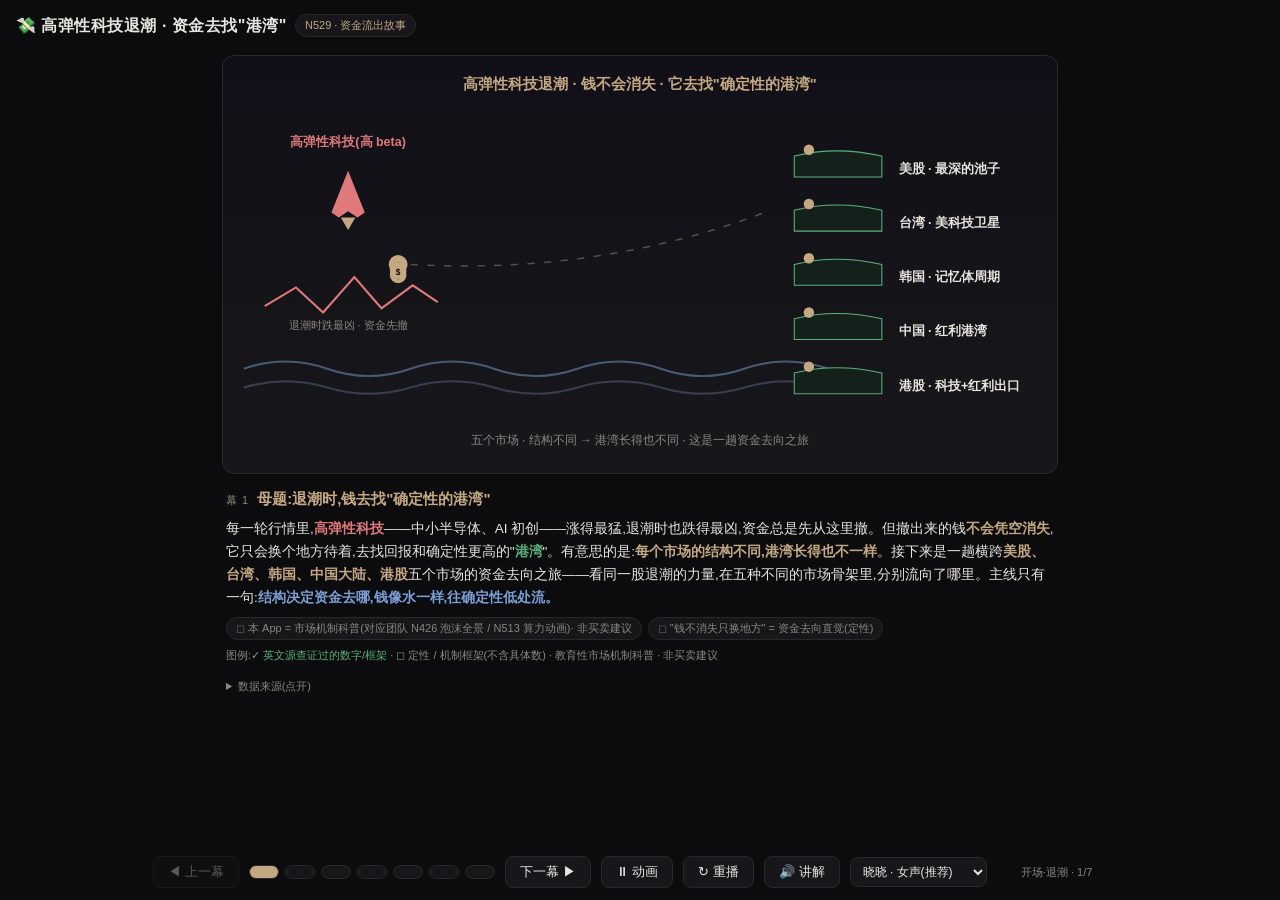
<file: anim/n529-capital-rotation/index.html>
<!DOCTYPE html>
<html lang="zh">
<head>
<meta charset="utf-8">
<meta name="viewport" content="width=device-width,initial-scale=1">
<title>资金退潮 · 五个市场的港湾</title>
<style>
/* ===== N529 资金退潮 · 五市场资金去向故事 · 动画叙事 explainer =====
   自包含:无外部库 · 深色系对齐 relation-explorer
   契约:?node=&nid=&embed=1(embed 藏大头) */
:root{
  --bg:#0c0c0e; --panel:#17161a; --panel2:#1c1b18; --line:#2a2822;
  --tx:#e8e5de; --mut:#8a877e; --gold:#c4a882; --grn:#5ab07a; --red:#e07a7a;
  --sky:#111018; --blu:#7a9fd4;
}
*{margin:0;padding:0;box-sizing:border-box}
html,body{background:var(--bg);color:var(--tx);font:14px/1.7 -apple-system,"PingFang SC","Microsoft YaHei",sans-serif}
body{display:flex;flex-direction:column;min-height:100vh}

/* ---- 头 ---- */
.hd{display:flex;align-items:center;gap:8px;padding:12px 16px 8px;flex-wrap:wrap}
.hd h1{font-size:16px;font-weight:700;letter-spacing:.5px}
.hd .chip{font-size:11px;color:var(--gold);border:1px solid var(--line);border-radius:20px;padding:1px 9px;background:var(--panel)}
body.embed .hd{display:none}

/* ---- 舞台 ---- */
main{flex:1;padding:8px 12px 4px;max-width:860px;width:100%;margin:0 auto}
.scene{display:none}
.scene.on{display:block;animation:sceneIn .35s ease}
@keyframes sceneIn{from{opacity:0;transform:translateY(6px)}to{opacity:1;transform:none}}
.stagebox{background:linear-gradient(180deg,var(--sky),var(--panel) 85%);border:1px solid var(--line);border-radius:12px;overflow:hidden}
.stagebox svg{display:block;width:100%;height:auto}

/* ---- 旁白 ---- */
.nr{padding:12px 4px 4px}
.nr h2{font-size:15px;color:var(--gold);margin-bottom:6px}
.nr h2 .no{font-size:11px;color:var(--mut);font-weight:400;margin-right:8px;letter-spacing:1px}
.nr p{color:var(--tx);font-size:13.5px;margin-bottom:8px}
.nr p b{color:var(--gold);font-weight:600}
.nr p b.g{color:var(--grn)}
.nr p b.r{color:var(--red)}
.nr p b.b{color:var(--blu)}
.facts{display:flex;flex-wrap:wrap;gap:6px;margin-top:2px}
.fx{font-size:11px;line-height:1.5;padding:2px 9px;border-radius:14px;border:1px solid var(--line);background:var(--panel)}
.fx.v{color:var(--grn)}
.fx.v::before{content:"✓ ";font-weight:700}
.fx.q{color:var(--mut)}
.fx.q::before{content:"◻ ";opacity:.7}

/* ---- 来源 ---- */
.src{margin:10px 4px 6px;font-size:11px;color:var(--mut)}
.src summary{cursor:pointer;color:var(--mut)}
.src ul{margin:6px 0 0 18px}
.src a{color:var(--blu);text-decoration:none}
.legend{font-size:11px;color:var(--mut);padding:2px 4px}

/* ---- 控制条 ---- */
.ctrl{position:sticky;bottom:0;background:linear-gradient(180deg,transparent,var(--bg) 30%);padding:8px 12px 12px;display:flex;align-items:center;justify-content:center;gap:10px;flex-wrap:wrap}
.ctrl button{background:var(--panel);color:var(--tx);border:1px solid var(--line);border-radius:8px;padding:6px 14px;font-size:13px;cursor:pointer}
.ctrl button:hover{border-color:var(--gold);color:var(--gold)}
.ctrl button:disabled{opacity:.35;cursor:default}
.ctrl button:disabled:hover{border-color:var(--line);color:var(--tx)}
.dots{display:flex;gap:6px}
.dot{width:8px;height:8px;border-radius:50%;background:var(--line);cursor:pointer;border:none;padding:0}
.dot.on{background:var(--gold)}
.cnt{font-size:11px;color:var(--mut);min-width:120px;text-align:center}
#vbtn.on{border-color:var(--gold);color:var(--gold);background:var(--panel2)}
.ctrl select.vsel{background:var(--panel);color:var(--tx);border:1px solid var(--line);border-radius:8px;padding:6px 8px;font-size:12px;max-width:150px;cursor:pointer}
.ctrl select.vsel:hover{border-color:var(--gold)}
.vstat{font-size:10.5px;color:var(--mut);max-width:170px;line-height:1.3}

/* ===== 动画通用 ===== */
body.paused svg *{animation-play-state:paused !important}
svg [class]{transform-box:fill-box}
.fu{opacity:0;animation:fu .55s ease forwards}
@keyframes fu{from{opacity:0;transform:translateY(14px)}to{opacity:1;transform:none}}
.pop{opacity:0;transform-origin:center;animation:pop .6s cubic-bezier(.2,1.4,.4,1) forwards}
@keyframes pop{from{opacity:0;transform:scale(.5)}to{opacity:1;transform:none}}
.flow{stroke-dasharray:7 9;animation:flow .8s linear infinite}
@keyframes flow{to{stroke-dashoffset:-32}}
.flowr{stroke-dasharray:7 9;animation:flowr .8s linear infinite}
@keyframes flowr{to{stroke-dashoffset:32}}
.blink{animation:blink 2.4s steps(1) infinite}
@keyframes blink{0%,88%{opacity:1}90%,96%{opacity:.15}98%{opacity:1}}
.pulse{transform-origin:center;animation:pulse 2.2s ease-in-out infinite alternate}
@keyframes pulse{from{transform:scale(1)}to{transform:scale(1.13)}}
.draw{stroke-dasharray:300;stroke-dashoffset:300;animation:draw 1.6s ease .3s forwards}
@keyframes draw{to{stroke-dashoffset:0}}
.bar{transform-origin:left center;animation:bar 1.4s ease .4s forwards;transform:scaleX(0)}
@keyframes bar{to{transform:scaleX(1)}}

/* ===== 幕1 开场 · 高弹性科技退潮 → 五港湾 ===== */
.opwave{animation:opwave 5s ease-in-out infinite alternate}
@keyframes opwave{from{transform:translateX(0)}to{transform:translateX(-46px)}}
.oprock{transform-origin:center;animation:oprock 1.5s ease-in-out infinite}
@keyframes oprock{0%,100%{transform:translate(0,0) rotate(-4deg)}50%{transform:translate(0,-5px) rotate(5deg)}}
.opcoin{animation:opcoin 3s linear infinite}
@keyframes opcoin{0%{opacity:0;transform:translate(0,0)}12%{opacity:1}88%{opacity:1}100%{opacity:0;transform:translate(var(--dx,300px),var(--dy,0))}}
.ophar{opacity:0;animation:pop .6s cubic-bezier(.2,1.4,.4,1) forwards}
.opbeam{transform-origin:center;animation:pulse 2.6s ease-in-out infinite alternate}

/* ===== 幕2 美股·最深的池子 · 四层瀑布 ===== */
.uslayer{opacity:0;animation:fu .55s ease forwards}
.uscoin{animation:uscoin 3s ease-in infinite}
@keyframes uscoin{0%{opacity:0;transform:translateY(0)}8%{opacity:1}70%{opacity:1;transform:translateY(190px)}100%{opacity:0;transform:translateY(210px)}}
.usblink{animation:blink 2.6s steps(1) infinite}

/* ===== 幕3 台湾·美科技卫星 · 轨道 ===== */
.twsun{transform-origin:center;animation:pulse 3s ease-in-out infinite alternate}
.tworbit{transform-box:view-box !important;transform-origin:205px 165px;animation:tworbit 9s linear infinite}
@keyframes tworbit{to{transform:rotate(360deg)}}
.twsat{transform-origin:center;animation:twsat 9s linear infinite reverse}
@keyframes twsat{to{transform:rotate(360deg)}}
.twpulse{transform-box:view-box !important;transform-origin:120px 190px;animation:twpulse 3.4s ease-out infinite;opacity:0}
@keyframes twpulse{0%{opacity:.55;transform:scale(.25)}70%{opacity:0;transform:scale(1)}100%{opacity:0}}
.twwave{stroke-dasharray:5 6;animation:flow 1s linear infinite}
.twbox{opacity:0;animation:fu .5s ease forwards}

/* ===== 幕4 韩国·记忆体周期 ===== */
.krcyc{transform-origin:center;animation:krcyc 6s linear infinite}
@keyframes krcyc{to{transform:rotate(360deg)}}
.krwave{stroke-dasharray:280;stroke-dashoffset:280;animation:draw 2s ease .2s forwards}
.krhbm{opacity:0;transform-origin:center bottom;animation:krhbm .5s ease forwards}
@keyframes krhbm{from{opacity:0;transform:translateY(14px)}to{opacity:1;transform:none}}
.krlever{transform-origin:582px 300px;animation:krlever 2.2s ease 1s forwards;transform:rotate(14deg)}
@keyframes krlever{to{transform:rotate(0)}}
.krlift{transform-origin:center bottom;animation:krlift 1.8s ease 1.2s forwards;transform:scaleY(.2)}
@keyframes krlift{to{transform:scaleY(1)}}
.krbox{opacity:0;animation:fu .5s ease forwards}
.krtag{transform-origin:center;animation:pulse 2s ease-in-out infinite alternate}

/* ===== 幕5 中国·红利港湾 ===== */
.cncoin{animation:cncoin 2.6s linear infinite}
@keyframes cncoin{0%{opacity:0}12%{opacity:1}88%{opacity:1}100%{opacity:0;transform:translateX(var(--dx,200px)) translateY(var(--dy,0))}}
.cnbox{opacity:0;animation:fu .55s ease forwards}
.cnpile{transform-origin:center bottom;animation:cnpile 1.8s ease .6s forwards;transform:scaleY(.14)}
@keyframes cnpile{to{transform:scaleY(1)}}

/* ===== 幕6 港股·科技红利出口 ===== */
.hkpipe{stroke-dasharray:8 8;animation:flow .9s linear infinite}
.hkcoin{animation:hkcoin 2.8s linear infinite}
@keyframes hkcoin{0%{opacity:0;transform:translateX(0)}12%{opacity:1}88%{opacity:1}100%{opacity:0;transform:translateX(196px)}}
.hkbox{opacity:0;animation:fu .5s ease forwards}
.hkbb{transform-origin:center;animation:hkbb 2.4s ease-in-out infinite alternate}
@keyframes hkbb{from{transform:scale(1)}to{transform:scale(1.1)}}
.hkgauge{transform-origin:left center;animation:bar 1.6s ease .5s forwards;transform:scaleX(0)}

/* ===== 幕7 收尾·全球图景 ===== */
.fnhar{opacity:0;animation:pop .6s cubic-bezier(.2,1.4,.4,1) forwards}
.fnwater{stroke-dasharray:6 8;animation:flow 1s linear infinite}
.fndrop{animation:fndrop 2.6s ease-in infinite}
@keyframes fndrop{0%{opacity:0;transform:translate(0,0)}12%{opacity:1}100%{opacity:0;transform:translate(150px,120px)}}
.fnbar{transform-origin:left center;animation:bar 1.8s ease .4s forwards;transform:scaleX(0)}
</style>
<script>window.__NARR_AUDIO={"zh-CN-XiaoxiaoNeural||先记住一件事:每一轮行情里,高弹性科技——中小半导体、AI 初创——涨得最猛,退潮时也跌得最凶,资金总是先从这里撤。但撤出来的钱不会凭空消失,它只会换个地方待着,去找回报和确定性更高的港湾。有意思的是,每个市场的结构不同,港湾长得也不一样。接下来是一趟横跨美股、台湾、韩国、中国大陆、港股五个市场的资金去向之旅——看同一股退潮的力量,在五种不同的市场骨架里,分别流向了哪里。主线只有一句:结构决定资金去哪,钱像水一样,往确定性的低处流。": "audio/x_0.mp3", "zh-CN-XiaoxiaoNeural||先看美股——全球最深的资金池。退潮的钱不用出海,在自己市场里就能一层层往下找港湾。第一层,先抛高 beta 的半导体和 AI 初创,它们跌得最凶;第二层,就近搬进科技现金牛苹果、微软——苹果一半利润来自高毛利的服务订阅,每年上千亿回购托底,beta 明显低于费半,是科技板块里的避风港;第三层,整个换到防御板块,必需消费、医药、公用事业,再加迪士尼和精品,经济好坏人都要吃喝用电,盈利稳、beta 低;第四层,真恐慌的时候,一部分钱直接离场,涌向现金、美债、黄金、美元。四层港湾一字排开,这是资金池够深带来的奢侈。": "audio/x_1.mp3", "zh-CN-XiaoxiaoNeural||再看台湾,它像一颗绕着美科技转的卫星。台积电是整个加权指数的锚,一家就占指数四成以上,而它又是全球 AI 芯片的代工核心,占了全球晶圆代工约七成。加上指数大约四分之三是电子、出口导向,台股几乎和费城半导体指数、纳指同频呼吸——美科技一打喷嚏,台湾就跟着抖。举个例子,2026 年 6 月,费半指数隔夜跌了近百分之八,第二天台股就跟着跌两个多百分点、台积电跌了百分之四。真到避险的时候,岛内的钱会往金融股、高股息 ETF、传产躲,像 0056、00878 这些高股息 ETF 是台湾散户的最爱,持有人多达上百万。但这是在卫星内部换座位:结构上,台湾离不开美科技的景气,整个市场的天气,仍由太平洋对岸那颗太阳决定。": "audio/x_2.mp3", "zh-CN-XiaoxiaoNeural||韩国的骨架更极端。三星电子加上 SK 海力士两家,就撑起了 KOSPI 的近一半。所以韩国大盘本质上是一张内存周期加 HBM 的杠杆下注——SK 海力士是供给英伟达的 HBM 全球第一,大约百分之五十七到六十二,内存景气一转,大盘跟着走。韩股还有个老问题叫 Korea discount,长期折价,市净率常年在净值附近甚至更低,ROE 偏低,根子在财阀治理和低股东回报。2024 年政府推出企业 Value-up 方案,用指数、ETF、税收优惠逼公司多分红、多回购、改善治理,给这个折价市场加了一根撬杆。钱的去向就顺着这根撬杆,轮进金融、汽车这些低估值、高分红的改革受益篮子。": "audio/x_3.mp3", "zh-CN-XiaoxiaoNeural||轮到中国大陆。它的结构缺了关键一块:Apple 式那种强现金流加科技成长的二合一龙头很稀缺——腾讯、阿里现金流强也大手笔回购,但挂在港股;茅台是现金牛,却属于白酒消费、不是科技。所以 A 股很难像美股那样在科技内部低风险调仓。于是内地资金退潮时的港湾很清楚:高股息红利股,银行、煤炭、电力、运营商;黄金,2024 年金条金币投资需求涨了大约两成;国债和银行理财,2024 年一轮大债牛,十年期收益率跌破百分之二、创了历史新低;还有干脆存起来,居民超额储蓄堆得很高。结果就是,2024 年起红利风格明显跑赢成长——市场用脚投票,补上了自己缺的那个港湾。": "audio/x_4.mp3", "zh-CN-XiaoxiaoNeural||最后是港股,它在这盘棋里位置很特殊,是大陆资金的一个出海口。腾讯、阿里、美团这些中国的科技现金牛,都挂在香港、A 股买不到,内地资金想配,唯一的在岸通道就是南向港股通,2024 年净流入大约八千一百亿港币,创了纪录。而香港偏偏两种港湾都有:一边是科技现金牛,腾讯 2024 年回购大约一千一百二十亿港币,稳坐港股回购王,阿里回购大约一百一十九亿美元;一边是高股息央企,中海油、四大行的 H 股,股息率大约六到七个百分点。更妙的是 AH 溢价,同一家公司,H 股比 A 股便宜,现金流分红一样、股价更低,股息率就更高。大陆买不到的科技现金牛,在这儿买得到;想要的高股息,这儿也管够,一站配齐。": "audio/x_5.mp3", "zh-CN-XiaoxiaoNeural||把五个市场并排看,故事就完整了。同样是高弹性科技退潮,钱去哪,取决于每个市场的骨架。美股池子最深,四层港湾一路往下,不用出海;台湾、韩国是卫星,一个绑着美科技景气,一个绑着内存周期,避险只能在单一周期内换座位;中国大陆缺科技现金牛,就用红利、黄金、国债、存款补上港湾;港股则是大陆资金的混合出口,科技现金牛加高股息一站配齐。从美到港,港湾越来越依赖外部景气加分红红利这条确定性线。一句话收束这趟旅程:结构决定资金去向,钱像水一样,往确定性的低处流。": "audio/x_6.mp3"};</script>
</head>
<body>

<header class="hd">
  <h1>💸 高弹性科技退潮 · 资金去找"港湾"</h1>
  <span class="chip" id="nodechip">N529 · 资金流出故事</span>
</header>

<main id="stage">

<!-- ================= 幕1 开场母题 ================= -->
<section class="scene" id="sc0">
  <div class="stagebox">
  <svg viewBox="0 0 800 400" xmlns="http://www.w3.org/2000/svg" role="img" aria-label="幕1 高弹性科技退潮 资金流向五个市场的港湾">
    <text x="400" y="32" text-anchor="middle" font-size="14" fill="#c4a882" font-weight="700">高弹性科技退潮 · 钱不会消失 · 它去找"确定性的港湾"</text>
    <!-- 左:退潮的高弹性科技海岸 -->
    <g class="fu" style="animation-delay:.1s">
      <text x="120" y="86" text-anchor="middle" font-size="12" fill="#e07a7a" font-weight="600">高弹性科技(高 beta)</text>
      <g class="oprock"><path d="M104 150 l16 -40 16 40 -7 5 -9 -6 -9 6 Z" fill="#e07a7a"/><path d="M113 155 l7 12 7 -12 Z" fill="#c4a882"/></g>
      <path d="M40 240 l30 -18 26 24 30 -34 26 30 30 -22 24 16" stroke="#e07a7a" stroke-width="2" fill="none" class="draw"/>
      <text x="120" y="262" text-anchor="middle" font-size="10.5" fill="#8a877e">退潮时跌最凶 · 资金先撤</text>
    </g>
    <!-- 退潮的水 + 流出的钱 -->
    <g class="opwave" opacity=".5"><path d="M20 300 q40 -14 80 0 t80 0 t80 0 t80 0 t80 0 t80 0 t80 0" stroke="#7a9fd4" stroke-width="2" fill="none"/></g>
    <g class="opwave" opacity=".3" style="animation-delay:.6s"><path d="M20 318 q40 -12 80 0 t80 0 t80 0 t80 0 t80 0 t80 0 t80 0" stroke="#7a9fd4" stroke-width="2" fill="none"/></g>
    <path id="oppath" d="M180 200 Q360 210 520 150" stroke="#c4a882" stroke-width="1.4" fill="none" stroke-dasharray="4 6" opacity=".4" class="flow"/>
    <g class="opcoin" style="--dx:360px;--dy:-44px"><circle cx="168" cy="200" r="9" fill="#c4a882"/><text x="168" y="204" text-anchor="middle" font-size="9" fill="#0c0c0e" font-weight="700">$</text></g>
    <g class="opcoin" style="--dx:360px;--dy:8px;animation-delay:1s"><circle cx="168" cy="210" r="8" fill="#c4a882"/><text x="168" y="214" text-anchor="middle" font-size="8" fill="#0c0c0e" font-weight="700">$</text></g>
    <g class="opcoin" style="--dx:360px;--dy:64px;animation-delay:2s"><circle cx="168" cy="206" r="8" fill="#c4a882"/><text x="168" y="210" text-anchor="middle" font-size="8" fill="#0c0c0e" font-weight="700">$</text></g>
    <!-- 右:五个港湾 -->
    <g font-size="12" font-weight="600">
      <g class="ophar" style="animation-delay:.6s"><path d="M548 96 q40 -10 84 0 l0 20 -84 0 Z" fill="#14201a" stroke="#5ab07a"/><circle cx="562" cy="90" r="5" fill="#c4a882" class="opbeam"/><text x="648" y="112" fill="#e8e5de">美股 · 最深的池子</text></g>
      <g class="ophar" style="animation-delay:.9s"><path d="M548 148 q40 -10 84 0 l0 20 -84 0 Z" fill="#14201a" stroke="#5ab07a"/><circle cx="562" cy="142" r="5" fill="#c4a882" class="opbeam" style="animation-delay:.4s"/><text x="648" y="164" fill="#e8e5de">台湾 · 美科技卫星</text></g>
      <g class="ophar" style="animation-delay:1.2s"><path d="M548 200 q40 -10 84 0 l0 20 -84 0 Z" fill="#14201a" stroke="#5ab07a"/><circle cx="562" cy="194" r="5" fill="#c4a882" class="opbeam" style="animation-delay:.8s"/><text x="648" y="216" fill="#e8e5de">韩国 · 记忆体周期</text></g>
      <g class="ophar" style="animation-delay:1.5s"><path d="M548 252 q40 -10 84 0 l0 20 -84 0 Z" fill="#14201a" stroke="#5ab07a"/><circle cx="562" cy="246" r="5" fill="#c4a882" class="opbeam" style="animation-delay:1.2s"/><text x="648" y="268" fill="#e8e5de">中国 · 红利港湾</text></g>
      <g class="ophar" style="animation-delay:1.8s"><path d="M548 304 q40 -10 84 0 l0 20 -84 0 Z" fill="#14201a" stroke="#5ab07a"/><circle cx="562" cy="298" r="5" fill="#c4a882" class="opbeam" style="animation-delay:1.6s"/><text x="648" y="320" fill="#e8e5de">港股 · 科技+红利出口</text></g>
    </g>
    <g class="fu" style="animation-delay:2.1s"><text x="400" y="372" text-anchor="middle" font-size="11.5" fill="#8a877e">五个市场 · 结构不同 → 港湾长得也不同 · 这是一趟资金去向之旅</text></g>
  </svg>
  </div>
  <div class="nr">
    <h2><span class="no">幕 1</span>母题:退潮时,钱去找"确定性的港湾"</h2>
    <p>每一轮行情里,<b class="r">高弹性科技</b>——中小半导体、AI 初创——涨得最猛,退潮时也跌得最凶,资金总是先从这里撤。但撤出来的钱<b>不会凭空消失</b>,它只会换个地方待着,去找回报和确定性更高的"<b class="g">港湾</b>"。有意思的是:<b>每个市场的结构不同,港湾长得也不一样</b>。接下来是一趟横跨<b>美股、台湾、韩国、中国大陆、港股</b>五个市场的资金去向之旅——看同一股退潮的力量,在五种不同的市场骨架里,分别流向了哪里。主线只有一句:<b class="b">结构决定资金去哪,钱像水一样,往确定性低处流。</b></p>
    <div class="facts">
      <span class="fx q">本 App = 市场机制科普(对应团队 N426 泡沫全景 / N513 算力动画)· 非买卖建议</span>
      <span class="fx q">"钱不消失只换地方" = 资金去向直觉(定性)</span>
    </div>
  </div>
</section>

<!-- ================= 幕2 美股·最深的池子 ================= -->
<section class="scene" id="sc1">
  <div class="stagebox">
  <svg viewBox="0 0 800 400" xmlns="http://www.w3.org/2000/svg" role="img" aria-label="幕2 美股最深的池子 四层港湾 高beta到科技现金牛到防御板块到真离场">
    <text x="400" y="30" text-anchor="middle" font-size="14" fill="#c4a882" font-weight="700">美股 · 最深的池子:退潮分四层往下走</text>
    <!-- 四层瀑布台阶 -->
    <g font-size="11.5">
      <!-- 层1 高beta -->
      <g class="uslayer" style="animation-delay:.1s">
        <rect x="40" y="52" width="470" height="52" rx="9" fill="#201414" stroke="#e07a7a"/>
        <text x="58" y="74" fill="#e07a7a" font-weight="700">① 高 beta 半导体 / AI 初创</text>
        <text x="58" y="92" fill="#8a877e" font-size="10.5">盈利全靠景气 · 跌最凶 · 资金先跑</text>
      </g>
      <!-- 层2 科技现金牛 -->
      <g class="uslayer" style="animation-delay:.5s">
        <rect x="70" y="118" width="470" height="56" rx="9" fill="#1c1b18" stroke="#c4a882"/>
        <text x="88" y="140" fill="#c4a882" font-weight="700">② 科技现金牛:苹果 🍎 · 微软</text>
        <text x="88" y="159" fill="#e8e5de" font-size="10.5">服务订阅 + 巨额回购托底 · beta 更低 = 板块内避风港</text>
      </g>
      <!-- 层3 防御板块 -->
      <g class="uslayer" style="animation-delay:.9s">
        <rect x="100" y="188" width="470" height="56" rx="9" fill="#14201a" stroke="#5ab07a"/>
        <text x="118" y="210" fill="#5ab07a" font-weight="700">③ 防御板块:必需消费 KO 🥤 · 医药 💊 · 公用 🔌</text>
        <text x="118" y="229" fill="#e8e5de" font-size="10.5">＋ 迪士尼 / 精品 · 经济好坏都要吃喝用电 → 盈利稳、beta 低</text>
      </g>
      <!-- 层4 真离场 -->
      <g class="uslayer" style="animation-delay:1.3s">
        <rect x="130" y="258" width="470" height="56" rx="9" fill="#111820" stroke="#7a9fd4"/>
        <text x="148" y="280" fill="#7a9fd4" font-weight="700">④ 真离场:现金 💵 · 美债 🏦 · 黄金 🥇 · 美元 💲</text>
        <text x="148" y="299" fill="#e8e5de" font-size="10.5">恐慌够大时,一部分钱直接撤出股市 · flight to quality</text>
      </g>
    </g>
    <!-- 瀑布下落的钱 -->
    <g class="uscoin" style="animation-delay:.3s"><circle cx="300" cy="108" r="7" fill="#c4a882"/><text x="300" y="112" text-anchor="middle" font-size="7" fill="#0c0c0e" font-weight="700">$</text></g>
    <g class="uscoin" style="animation-delay:1.1s"><circle cx="330" cy="108" r="7" fill="#c4a882"/><text x="330" y="112" text-anchor="middle" font-size="7" fill="#0c0c0e" font-weight="700">$</text></g>
    <g class="uscoin" style="animation-delay:1.9s"><circle cx="360" cy="108" r="7" fill="#c4a882"/><text x="360" y="112" text-anchor="middle" font-size="7" fill="#0c0c0e" font-weight="700">$</text></g>
    <!-- 右:beta 温度计 -->
    <g font-size="10">
      <text x="620" y="70" fill="#8a877e">β 越高 = 波动越大</text>
      <text x="620" y="98" fill="#e07a7a">NVDA 2.21</text><rect x="620" y="102" width="150" height="8" rx="4" fill="#e07a7a" class="bar"/>
      <text x="620" y="126" fill="#e07a7a">费半 SOXX 1.78</text><rect x="620" y="130" width="120" height="8" rx="4" fill="#e07a7a" class="bar" style="animation-delay:.4s"/>
      <text x="620" y="154" fill="#c4a882">AAPL 1.10</text><rect x="620" y="158" width="74" height="8" rx="4" fill="#c4a882" class="bar" style="animation-delay:.8s"/>
      <text x="620" y="222" fill="#5ab07a">KO 0.35</text><rect x="620" y="226" width="24" height="8" rx="4" fill="#5ab07a" class="bar" style="animation-delay:1.2s"/>
      <text x="620" y="200" fill="#8a877e">防御龙头 beta 更低 ↓</text>
    </g>
    <text x="620" y="300" font-size="10.5" fill="#8a877e">美股够深:同一股钱</text>
    <text x="620" y="316" font-size="10.5" fill="#8a877e">能在四层里一路往下找港湾</text>
  </svg>
  </div>
  <div class="nr">
    <h2><span class="no">美股</span>最深的池子:退潮分四层往下走</h2>
    <p>美股是全球<b>最深的资金池</b>——退潮的钱不用出海,在自己市场里就能一层层往下找港湾。第一层,先抛<b class="r">高 beta 半导体和 AI 初创</b>(跌最凶);第二层,就近搬进<b>科技现金牛</b>苹果、微软——苹果一半利润来自高毛利的服务订阅、每年千亿级回购托底,beta 明显低于费半,是"科技板块里的避风港";第三层,整个换到<b class="g">防御板块</b>——必需消费(可乐)、医药、公用事业,加迪士尼、精品,经济好坏都要吃喝用电,盈利稳、beta 低;第四层,真恐慌时一部分钱<b class="b">直接离场</b>,涌向现金、美债、黄金、美元。<b>四层港湾一字排开,这是资金池深度带来的奢侈。</b></p>
    <div class="facts">
      <span class="fx v">苹果服务 FY24 $962亿 · 占营收 24.6% · 服务毛利 73.9% 远高于硬件 37.2%(10-K)</span>
      <span class="fx v">活跃设备 23.5 亿+ · 2024 回购授权 $1,100亿(美史上最大)</span>
      <span class="fx v">β:NVDA 2.21 · 费半 SOXX 1.78 · AAPL 1.10 · KO 0.35(stockanalysis.com)</span>
      <span class="fx v">三大防御板块=必需消费/医药/公用(Fidelity 商业周期框架)</span>
    </div>
  </div>
</section>

<!-- ================= 幕3 台湾·美科技卫星 ================= -->
<section class="scene" id="sc2">
  <div class="stagebox">
  <svg viewBox="0 0 800 400" xmlns="http://www.w3.org/2000/svg" role="img" aria-label="幕3 台湾是美科技的卫星 台积电为锚 与费半纳指高度同频 避险转金融高股息传产">
    <text x="400" y="30" text-anchor="middle" font-size="14" fill="#c4a882" font-weight="700">台湾 · 美科技的"卫星":跟着一起呼吸</text>
    <!-- 左:美科技太阳 + 台湾卫星轨道 -->
    <g class="twsun"><circle cx="120" cy="190" r="42" fill="#211f1c" stroke="#c4a882" stroke-width="2"/><text x="120" y="186" text-anchor="middle" font-size="11" fill="#c4a882" font-weight="700">美国科技</text><text x="120" y="202" text-anchor="middle" font-size="9.5" fill="#8a877e">费半 · 纳指</text></g>
    <g stroke="#7a9fd4" stroke-width="6" opacity=".35" fill="none"><path class="twpulse" d="M120 130 a60 60 0 1 0 .1 0"/></g>
    <ellipse cx="205" cy="165" rx="108" ry="100" fill="none" stroke="#2a2822" stroke-dasharray="3 6"/>
    <g class="tworbit"><g transform="translate(313,165)"><g class="twsat"><rect x="-34" y="-20" width="68" height="40" rx="8" fill="#14201a" stroke="#5ab07a" stroke-width="1.5"/><text x="0" y="-2" text-anchor="middle" font-size="10.5" fill="#5ab07a" font-weight="700">台股</text><text x="0" y="13" text-anchor="middle" font-size="8.5" fill="#8a877e">台积电为锚</text></g></g></g>
    <!-- 同频波形:美 vs 台 叠合 -->
    <g class="twbox" style="animation-delay:.6s">
      <text x="640" y="72" text-anchor="middle" font-size="11" fill="#8a877e">费半一动,台股跟着抖</text>
      <path d="M470 108 q26 -30 52 0 t52 0 t52 0 t52 0" stroke="#e07a7a" stroke-width="2" fill="none" class="twwave"/>
      <path d="M470 116 q26 -30 52 0 t52 0 t52 0 t52 0" stroke="#5ab07a" stroke-width="2" fill="none" class="twwave" style="animation-delay:.15s" opacity=".85"/>
      <text x="742" y="104" font-size="9" fill="#e07a7a">费半</text>
      <text x="742" y="126" font-size="9" fill="#5ab07a">台股</text>
    </g>
    <!-- 台积电权重条 -->
    <g class="twbox" style="animation-delay:.9s">
      <text x="470" y="168" font-size="11" fill="#c4a882" font-weight="600">台积电 ≈ 加权指数(TAIEX)40% 以上</text>
      <rect x="470" y="176" width="300" height="16" rx="4" fill="#211f1c" stroke="#4a4740"/>
      <rect x="470" y="176" width="128" height="16" rx="4" fill="#c4a882" class="bar" style="animation-delay:1s"/>
      <text x="534" y="188" text-anchor="middle" font-size="9.5" fill="#0c0c0e" font-weight="700">TSMC</text>
      <text x="684" y="188" text-anchor="middle" font-size="9" fill="#8a877e">其余成分</text>
    </g>
    <!-- 避险去向 -->
    <g class="twbox" style="animation-delay:1.2s">
      <text x="620" y="228" text-anchor="middle" font-size="11" fill="#5ab07a" font-weight="700">台股避险 → 往岛内躲</text>
      <g font-size="10">
        <g><rect x="470" y="242" width="96" height="40" rx="8" fill="#14201a" stroke="#5ab07a"/><text x="518" y="262" text-anchor="middle" fill="#5ab07a">金融股</text><text x="518" y="276" text-anchor="middle" fill="#8a877e" font-size="8.5">升息受益</text></g>
        <g><rect x="574" y="242" width="112" height="40" rx="8" fill="#14201a" stroke="#5ab07a"/><text x="630" y="262" text-anchor="middle" fill="#5ab07a">高股息 ETF</text><text x="630" y="276" text-anchor="middle" fill="#8a877e" font-size="8.5">0056 · 00878</text></g>
        <g><rect x="694" y="242" width="76" height="40" rx="8" fill="#14201a" stroke="#5ab07a"/><text x="732" y="262" text-anchor="middle" fill="#5ab07a">传产</text><text x="732" y="276" text-anchor="middle" fill="#8a877e" font-size="8.5">金融/塑化</text></g>
      </g>
    </g>
    <!-- 结构提示 -->
    <g class="twbox" style="animation-delay:1.5s">
      <rect x="40" y="300" width="730" height="66" rx="10" fill="#17161a" stroke="#2a2822"/>
      <text x="58" y="324" font-size="11.5" fill="#c4a882" font-weight="600">结构上,台湾离不开美科技景气</text>
      <text x="58" y="344" font-size="11" fill="#e8e5de">台积电是全球 AI 芯片的代工核心(≈全球晶圆代工 70%)· 指数约 75% 是电子、出口导向</text>
      <text x="58" y="360" font-size="10.5" fill="#8a877e">钱可以在岛内从科技躲到金融/高股息,但整个市场的"天气"仍由美科技定</text>
    </g>
  </svg>
  </div>
  <div class="nr">
    <h2><span class="no">台湾</span>美科技的"卫星":跟着一起呼吸</h2>
    <p>台湾市场像一颗<b>绕着美科技转的卫星</b>。<b>台积电(TSMC)是整个加权指数的锚</b>——它一家就占指数三成以上,而它又是全球 AI 芯片的代工核心。加上指数高度科技化、出口导向,台股几乎与<b class="r">费城半导体指数、纳指同频呼吸</b>:美科技一打喷嚏,台湾就跟着抖。真到避险时,岛内的钱会往<b class="g">金融股、高股息 ETF(0056、00878 是台湾散户最爱)、传产</b>躲——但这是"在卫星内部换座位"。结构上,台湾<b>离不开美科技的景气</b>:整个市场的天气,仍由太平洋对岸那颗太阳决定。</p>
    <div class="facts">
      <span class="fx v">台积电占加权指数(TAIEX)逾 40% · ≈全球晶圆代工 70%(Taipei Times/CNBC 2026)</span>
      <span class="fx v">TAIEX 约 75% 电子/半导体 · 台湾占 MSCI 新兴市场 23.8%(MSCI/TWSE)</span>
      <span class="fx v">隔夜费半 SOX −7.87% → 台股 −2.24%、台积电 −4.02%(Focus Taiwan 2026-06-24)· 同频铁证</span>
      <span class="fx v">避险转高股息 ETF:五大高息 ETF ≈US$520亿;00878 ~175万股东、0056 ~147万股东(2024)</span>
    </div>
  </div>
</section>

<!-- ================= 幕4 韩国·记忆体周期 ================= -->
<section class="scene" id="sc3">
  <div class="stagebox">
  <svg viewBox="0 0 800 400" xmlns="http://www.w3.org/2000/svg" role="img" aria-label="幕4 韩国是记忆体周期之国 三星SK海力士撑起KOSPI Korea discount折价 政府Value-up方案推股东回报">
    <text x="400" y="30" text-anchor="middle" font-size="14" fill="#c4a882" font-weight="700">韩国 · 记忆体周期之国:半个大盘押在内存上</text>
    <!-- 左:两根支柱撑 KOSPI -->
    <g class="krbox" style="animation-delay:.1s">
      <rect x="46" y="150" width="60" height="150" rx="6" fill="#1c1b18" stroke="#c4a882" stroke-width="1.5"/>
      <rect x="52" y="160" width="48" height="9" rx="2" fill="#c4a882" opacity=".7"/>
      <text x="76" y="322" text-anchor="middle" font-size="10" fill="#e8e5de">三星电子</text>
      <text x="76" y="336" text-anchor="middle" font-size="9" fill="#8a877e">26.0%</text>
    </g>
    <g class="krbox" style="animation-delay:.35s">
      <rect x="118" y="182" width="56" height="118" rx="6" fill="#1c1b18" stroke="#c4a882" stroke-width="1.5"/>
      <rect x="124" y="192" width="44" height="9" rx="2" fill="#c4a882" opacity=".6"/>
      <text x="146" y="322" text-anchor="middle" font-size="10" fill="#e8e5de">SK海力士</text>
      <text x="146" y="336" text-anchor="middle" font-size="9" fill="#8a877e">20.9%</text>
    </g>
    <g class="krbox" style="animation-delay:.6s">
      <path d="M40 148 L200 148" stroke="#5ab07a" stroke-width="2"/>
      <text x="120" y="128" text-anchor="middle" font-size="11" fill="#5ab07a" font-weight="700">≈ 47% KOSPI</text>
      <text x="120" y="360" text-anchor="middle" font-size="9.5" fill="#8a877e">两家 ≈ 半个大盘</text>
    </g>
    <!-- 中:记忆体周期轮 + HBM -->
    <g class="krbox" style="animation-delay:.9s">
      <g transform="translate(300,150)"><g class="krcyc"><circle r="40" fill="none" stroke="#2a2822" stroke-width="2" stroke-dasharray="6 6"/><path d="M0 -40 l7 12 -14 0 Z" fill="#7a9fd4"/></g></g>
      <text x="300" y="154" text-anchor="middle" font-size="10" fill="#8a877e">DRAM/NAND</text>
      <text x="300" y="205" text-anchor="middle" font-size="10" fill="#8a877e">内存周期</text>
      <!-- HBM 堆叠 -->
      <g font-size="9">
        <g class="krhbm" style="animation-delay:1.1s"><rect x="388" y="176" width="70" height="12" rx="2" fill="#14201a" stroke="#5ab07a"/></g>
        <g class="krhbm" style="animation-delay:1.25s"><rect x="388" y="162" width="70" height="12" rx="2" fill="#14201a" stroke="#5ab07a"/></g>
        <g class="krhbm" style="animation-delay:1.4s"><rect x="388" y="148" width="70" height="12" rx="2" fill="#14201a" stroke="#5ab07a"/></g>
        <g class="krhbm" style="animation-delay:1.55s"><rect x="388" y="134" width="70" height="12" rx="2" fill="#5ab07a"/><text x="423" y="143" text-anchor="middle" fill="#0c0c0e" font-weight="700">HBM</text></g>
        <text x="423" y="204" text-anchor="middle" fill="#5ab07a">SK海力士 ≈ 57-62%</text>
        <text x="423" y="217" text-anchor="middle" fill="#8a877e">供 Nvidia · 全球第一</text>
      </g>
    </g>
    <!-- 右上:Korea discount -->
    <g class="krbox" style="animation-delay:1.2s">
      <g class="krtag"><path d="M498 58 l150 0 20 22 -20 22 -150 0 Z" fill="#201414" stroke="#e07a7a"/><circle cx="656" cy="80" r="4" fill="#e07a7a"/></g>
      <text x="566" y="76" text-anchor="middle" font-size="11" fill="#e07a7a" font-weight="700">"Korea discount"</text>
      <text x="566" y="90" text-anchor="middle" font-size="9" fill="#e8e5de">长期折价 · P/B ≈ 1x(近书面价)</text>
    </g>
    <!-- 右下:Value-up 撬杆 -->
    <g class="krbox" style="animation-delay:1.5s">
      <rect x="500" y="126" width="270" height="86" rx="10" fill="#17161a" stroke="#5ab07a"/>
      <text x="635" y="148" text-anchor="middle" font-size="11" fill="#5ab07a" font-weight="700">2024 · 企业 Value-up 方案</text>
      <text x="516" y="168" font-size="10" fill="#e8e5de">政府推股东回报:分红 · 回购 · 治理</text>
      <text x="516" y="184" font-size="10" fill="#e8e5de">Value-up 指数 100 家 + ETF + 税优</text>
      <text x="516" y="202" font-size="9.5" fill="#8a877e">目标:抬 ROE、缩小折价 · 效果渐显</text>
    </g>
    <!-- 底:钱去向 -->
    <g class="krbox" style="animation-delay:1.8s">
      <rect x="230" y="300" width="540" height="66" rx="10" fill="#17161a" stroke="#2a2822"/>
      <text x="248" y="324" font-size="11.5" fill="#c4a882" font-weight="600">避险 / 轮动 → Value-up 受益篮子</text>
      <text x="248" y="344" font-size="11" fill="#e8e5de">低估值、高分红:金融(银行/保险)· 汽车(现代/起亚)· 低 P/B 蓝筹</text>
      <text x="248" y="360" font-size="10.5" fill="#8a877e">高 beta 内存回调时,钱轮进"改革+分红"这条线</text>
    </g>
  </svg>
  </div>
  <div class="nr">
    <h2><span class="no">韩国</span>记忆体周期之国:半个大盘押在内存上</h2>
    <p>韩国的骨架更极端:<b>三星电子 + SK 海力士两家,就撑起了 KOSPI 的近一半</b>(≈47%)。所以 KOSPI 本质是一张<b class="r">内存周期(DRAM/NAND)+ HBM 的杠杆下注</b>——SK 海力士是供给 Nvidia 的 <b>HBM 全球第一(约 57–62%)</b>,内存景气一转,大盘跟着走。韩股还有个老问题叫"<b class="r">Korea discount</b>":长期折价、P/B 常年在净值附近甚至以下、ROE 偏低,根子在财阀治理和低股东回报。2024 年政府推出<b class="g">企业 Value-up 方案</b>——用指数、ETF、税优逼公司多分红、多回购、改治理,给这个折价市场加了一根撬杆。钱的去向,就顺着这根撬杆,轮进<b>金融、汽车这些低估值、高分红的"改革受益篮子"</b>。</p>
    <div class="facts">
      <span class="fx v">三星 26.0% + SK海力士 20.9% ≈ 47% KOSPI(韩交所 KRX · 2026-05)· 2024 底约 23%</span>
      <span class="fx v">SK海力士 HBM 全球 ≈ 57-62%(2025 · TrendForce/Counterpoint)· 供 Nvidia</span>
      <span class="fx v">Korea discount:KOSPI P/B ≈ 1x(十年均 ~0.99)· ROE ~7%(AMRO)</span>
      <span class="fx v">Value-up 方案 2024-02(FSC)· Value-up 指数 100 家 2024-09 · ETF/5%税优</span>
    </div>
  </div>
</section>

<!-- ================= 幕5 中国·红利港湾 ================= -->
<section class="scene" id="sc4">
  <div class="stagebox">
  <svg viewBox="0 0 800 400" xmlns="http://www.w3.org/2000/svg" role="img" aria-label="幕5 中国大陆缺Apple式二合一龙头 资金流向红利股黄金国债理财存款 红利跑赢成长">
    <text x="400" y="30" text-anchor="middle" font-size="14" fill="#c4a882" font-weight="700">中国大陆 · 缺"科技现金牛",钱去补红利</text>
    <!-- 左:内地资金源 -->
    <g class="cnbox" style="animation-delay:.1s"><rect x="34" y="150" width="94" height="52" rx="10" fill="#1c1b18" stroke="#c4a882"/><text x="81" y="178" text-anchor="middle" font-size="12" fill="#c4a882" font-weight="700">内地资金</text><text x="81" y="194" text-anchor="middle" font-size="9" fill="#8a877e">退潮 · 找确定性</text></g>
    <g stroke="#5ab07a" stroke-width="1.6" fill="none" opacity=".5">
      <path d="M128 162 Q210 90 268 82" class="flow"/>
      <path d="M128 172 Q210 140 268 146" class="flow" style="animation-delay:.3s"/>
      <path d="M128 182 Q210 210 268 210" class="flow" style="animation-delay:.6s"/>
      <path d="M128 192 Q210 276 268 274" class="flow" style="animation-delay:.9s"/>
    </g>
    <g class="cncoin" style="--dx:170px;--dy:-88px"><circle cx="132" cy="170" r="7" fill="#c4a882"/><text x="132" y="174" text-anchor="middle" font-size="7" fill="#0c0c0e" font-weight="700">$</text></g>
    <g class="cncoin" style="--dx:170px;--dy:96px;animation-delay:1.1s"><circle cx="132" cy="182" r="7" fill="#c4a882"/><text x="132" y="186" text-anchor="middle" font-size="7" fill="#0c0c0e" font-weight="700">$</text></g>
    <!-- 中:4 去向 -->
    <g font-size="11.5">
      <g class="cnbox" style="animation-delay:.5s"><rect x="270" y="58" width="214" height="46" rx="9" fill="#14201a" stroke="#5ab07a"/><text x="288" y="86" font-size="17">📈</text><text x="314" y="80" fill="#5ab07a" font-weight="600">高股息红利股</text><text x="314" y="96" font-size="9.5" fill="#8a877e">银行·煤炭·电力·运营商</text></g>
      <g class="cnbox" style="animation-delay:.8s"><rect x="270" y="122" width="214" height="46" rx="9" fill="#14201a" stroke="#c4a882"/><text x="288" y="150" font-size="17">🥇</text><text x="314" y="144" fill="#c4a882" font-weight="600">黄金 / 金条金币</text><text x="314" y="160" font-size="9.5" fill="#8a877e">2024 投资需求 +~20%</text></g>
      <g class="cnbox" style="animation-delay:1.1s"><rect x="270" y="186" width="214" height="46" rx="9" fill="#14201a" stroke="#5ab07a"/><text x="288" y="214" font-size="17">🏦</text><text x="314" y="208" fill="#5ab07a" font-weight="600">国债 / 银行理财</text><text x="314" y="224" font-size="9.5" fill="#8a877e">2024 债牛 · 10Y 破 2% 创新低</text></g>
      <g class="cnbox" style="animation-delay:1.4s"><rect x="270" y="250" width="214" height="46" rx="9" fill="#14201a" stroke="#5ab07a"/><text x="288" y="278" font-size="17">💰</text><text x="314" y="272" fill="#5ab07a" font-weight="600">干脆存起来</text><text x="314" y="288" font-size="9.5" fill="#8a877e">超额储蓄堆积 · 钱不投</text></g>
    </g>
    <!-- 存款堆 -->
    <g class="cnpile"><rect x="300" y="312" width="150" height="52" rx="4" fill="#1c1b18" stroke="#4a4740"/><rect x="308" y="320" width="134" height="8" rx="2" fill="#c4a882" opacity=".7"/><rect x="308" y="333" width="134" height="8" rx="2" fill="#c4a882" opacity=".5"/><rect x="308" y="346" width="134" height="8" rx="2" fill="#c4a882" opacity=".35"/></g>
    <!-- 右:结构解释 -->
    <g class="cnbox" style="animation-delay:1.6s">
      <rect x="500" y="58" width="270" height="140" rx="10" fill="#17161a" stroke="#c4a882"/>
      <text x="635" y="82" text-anchor="middle" font-size="12" fill="#c4a882" font-weight="700">结构:缺"二合一"科技龙头</text>
      <text x="516" y="106" font-size="10.5" fill="#e8e5de">美股有 Apple 式"强现金流 + 科技成长"</text>
      <text x="516" y="123" font-size="10.5" fill="#e8e5de">→ 可在科技内低风险调仓</text>
      <text x="516" y="146" font-size="10.5" fill="#e07a7a">A 股这种现金牛龙头稀缺:</text>
      <text x="532" y="164" font-size="9.5" fill="#8a877e">腾讯/阿里现金流强、也回购,但在港股</text>
      <text x="532" y="180" font-size="9.5" fill="#8a877e">茅台是现金牛,却属白酒消费、非科技</text>
    </g>
    <g class="cnbox" style="animation-delay:1.9s">
      <rect x="500" y="210" width="270" height="88" rx="10" fill="#17161a" stroke="#5ab07a"/>
      <text x="635" y="234" text-anchor="middle" font-size="12" fill="#5ab07a" font-weight="700">于是 · 红利跑赢成长</text>
      <text x="516" y="256" font-size="10.5" fill="#e8e5de">A 股有自己的港湾:银行、高股息、白酒</text>
      <text x="516" y="274" font-size="10.5" fill="#e8e5de">2024 起"红利风格"明显跑赢成长</text>
      <text x="516" y="291" font-size="9.5" fill="#8a877e">红利跑赢 EM 亚洲 ~15%(2024)</text>
    </g>
  </svg>
  </div>
  <div class="nr">
    <h2><span class="no">中国</span>缺"科技现金牛",钱去补红利</h2>
    <p>中国大陆的结构缺了关键一块:<b class="r">Apple 式"强现金流 + 科技成长"的二合一龙头很稀缺</b>——腾讯、阿里现金流强也大手笔回购,但它们挂在港股;茅台是现金牛,却属白酒消费、不是科技。所以 A 股很难像美股那样"在科技内部低风险调仓"。于是内地资金退潮时的港湾很清楚:<b class="g">高股息红利股</b>(银行、煤炭、电力、运营商)、<b>黄金</b>(2024 金条金币投资需求 +约两成)、<b>国债和银行理财</b>(2024 一轮大债牛、十年期收益率跌破 2% 创历史新低),以及干脆<b>存起来</b>(居民超额储蓄堆高、钱索性不投)。结果就是:<b class="b">2024 年起"红利风格"明显跑赢成长</b>——市场用脚投票,补上了自己缺的那个港湾。</p>
    <div class="facts">
      <span class="fx v">2024 红利风格明显跑赢 · 红利超 EM 亚洲 ~15%(CNBC/Eastspring)</span>
      <span class="fx v">2024 金条金币(投资)需求 +~20%(World Gold Council)</span>
      <span class="fx v">2024-12 中国 10Y 国债跌破 2%、创历史新低(Reuters/SCMP)</span>
      <span class="fx v">居民存款 2022 +17.8万亿 · 2023 +16.7万亿(PBOC)· 超额储蓄</span>
    </div>
  </div>
</section>

<!-- ================= 幕6 港股·科技红利出口 ================= -->
<section class="scene" id="sc5">
  <div class="stagebox">
  <svg viewBox="0 0 800 400" xmlns="http://www.w3.org/2000/svg" role="img" aria-label="幕6 港股是大陆资金的科技加红利出口 南向资金通过港股通买腾讯阿里现金牛和高股息央企 AH溢价H股更便宜">
    <text x="400" y="30" text-anchor="middle" font-size="14" fill="#c4a882" font-weight="700">港股 · 大陆资金的"科技 + 红利"出口</text>
    <!-- 左:大陆 → 南向管道 → 港股 -->
    <g class="hkbox" style="animation-delay:.1s"><rect x="34" y="160" width="86" height="80" rx="10" fill="#1c1b18" stroke="#c4a882"/><text x="77" y="192" text-anchor="middle" font-size="11" fill="#c4a882" font-weight="700">大陆</text><text x="77" y="210" text-anchor="middle" font-size="11" fill="#c4a882" font-weight="700">资金</text><text x="77" y="228" text-anchor="middle" font-size="8.5" fill="#8a877e">A股买不到</text></g>
    <!-- 南向管道 -->
    <g class="hkbox" style="animation-delay:.4s">
      <path d="M120 200 L300 200" stroke="#2a2822" stroke-width="14" fill="none"/>
      <path d="M120 200 L300 200" stroke="#7a9fd4" stroke-width="4" fill="none" class="hkpipe"/>
      <text x="210" y="186" text-anchor="middle" font-size="10.5" fill="#7a9fd4" font-weight="600">南向 · 港股通</text>
      <text x="210" y="230" text-anchor="middle" font-size="9.5" fill="#8a877e">2024 净流入 ≈ HK$8,100亿(创纪录)</text>
    </g>
    <g class="hkcoin" style="animation-delay:.5s"><circle cx="128" cy="200" r="7" fill="#c4a882"/><text x="128" y="204" text-anchor="middle" font-size="7" fill="#0c0c0e" font-weight="700">$</text></g>
    <g class="hkcoin" style="animation-delay:1.3s"><circle cx="128" cy="200" r="7" fill="#c4a882"/><text x="128" y="204" text-anchor="middle" font-size="7" fill="#0c0c0e" font-weight="700">$</text></g>
    <!-- 右:两类港湾 -->
    <g font-size="11.5">
      <!-- 科技现金牛 -->
      <g class="hkbox" style="animation-delay:.8s">
        <rect x="312" y="56" width="458" height="80" rx="10" fill="#17161a" stroke="#5ab07a"/>
        <text x="330" y="78" fill="#5ab07a" font-weight="700">① 科技现金牛(A 股买不到,这里买得到)</text>
        <g class="hkbb"><circle cx="352" cy="108" r="16" fill="#14201a" stroke="#c4a882"/><text x="352" y="112" text-anchor="middle" font-size="9" fill="#c4a882">腾讯</text></g>
        <text x="378" y="105" font-size="10" fill="#e8e5de">2024 回购 ≈ HK$1,120亿(港股回购王)</text>
        <text x="378" y="122" font-size="10" fill="#e8e5de">阿里 2024 回购 ≈ US$119亿 · 巨额返还</text>
      </g>
      <!-- 高股息央企 -->
      <g class="hkbox" style="animation-delay:1.1s">
        <rect x="312" y="146" width="458" height="72" rx="10" fill="#17161a" stroke="#5ab07a"/>
        <text x="330" y="168" fill="#5ab07a" font-weight="700">② 高股息央企:股息 ~6-7%</text>
        <text x="330" y="188" font-size="10" fill="#e8e5de">中海油(0883)· 四大行 H 股(工/建/中/农)</text>
        <text x="330" y="206" font-size="10" fill="#8a877e">现金流稳、分红高 · 市场波动里的压舱石</text>
      </g>
      <!-- AH 溢价 -->
      <g class="hkbox" style="animation-delay:1.4s">
        <rect x="312" y="228" width="458" height="66" rx="10" fill="#17161a" stroke="#c4a882"/>
        <text x="330" y="250" fill="#c4a882" font-weight="700">③ AH 溢价:同一家公司,H 股更便宜</text>
        <rect x="330" y="262" width="300" height="14" rx="4" fill="#211f1c" stroke="#4a4740"/>
        <rect x="330" y="262" width="240" height="14" rx="4" fill="#c4a882" class="hkgauge"/>
        <text x="646" y="273" font-size="9.5" fill="#8a877e">溢价 &gt;100 = A 贵 / H 折价</text>
        <text x="330" y="290" font-size="9.5" fill="#8a877e">同样现金流分红,H 股价更低 → 股息率更高</text>
      </g>
    </g>
    <!-- 底:结构一句 -->
    <g class="hkbox" style="animation-delay:1.7s">
      <rect x="34" y="304" width="736" height="60" rx="10" fill="#14201a" stroke="#5ab07a"/>
      <text x="52" y="328" font-size="11.5" fill="#5ab07a" font-weight="600">港股的独特位置:一个市场,两种港湾都有</text>
      <text x="52" y="348" font-size="10.5" fill="#e8e5de">中国大陆的科技现金牛(腾讯/阿里/美团)＋ 高股息央企 —— 大陆资金经港股通一站配齐</text>
    </g>
  </svg>
  </div>
  <div class="nr">
    <h2><span class="no">港股</span>大陆资金的"科技 + 红利"出口</h2>
    <p>港股在这盘棋里位置很特殊——它是大陆资金的一个"<b class="b">出海口</b>"。腾讯、阿里、美团这些<b>中国的科技现金牛,都挂在香港、A 股买不到</b>,内地资金想配,唯一的在岸通道就是<b class="b">南向港股通</b>(2024 净流入约 HK$8,100 亿,创纪录)。而香港偏偏两种港湾都有:一边是<b class="g">科技现金牛</b>(腾讯 2024 回购约 HK$1,120 亿、稳坐港股回购王,阿里回购约 US$119 亿),一边是<b class="g">高股息央企</b>(中海油、四大行 H 股,股息率约 6–7%)。更妙的是 <b>AH 溢价</b>:同一家公司,H 股比 A 股便宜,现金流分红一样、股价更低,股息率就更高。<b>大陆买不到的科技现金牛,在这儿买得到;想要的高股息,这儿也管够——一站配齐。</b></p>
    <div class="facts">
      <span class="fx v">腾讯 2024 回购 HK$1,120亿 / 3.07亿股(腾讯 2024 年报,港股回购王)</span>
      <span class="fx v">阿里 2024 回购 ≈ US$119亿 · 剩余授权 $207亿至 2027-03(阿里 6-K)</span>
      <span class="fx v">南向港股通 2024 净流入 ≈ HK$8,100亿(创纪录 · SCMP 交叉核)</span>
      <span class="fx q">中海油/四大行 H 股股息率 ~6-7%(聚合快照 · 随价波动)· AH 溢价 &gt;100 H 更便宜</span>
    </div>
  </div>
</section>

<!-- ================= 幕7 收尾·全球图景 ================= -->
<section class="scene" id="sc6">
  <div class="stagebox">
  <svg viewBox="0 0 800 400" xmlns="http://www.w3.org/2000/svg" role="img" aria-label="幕7 全球图景 五市场五种港湾 深度美国大于卫星台韩大于补红利中国大于混合出口港股 结构决定资金去向">
    <text x="400" y="30" text-anchor="middle" font-size="14" fill="#c4a882" font-weight="700">全球图景:五个市场,五种"港湾"</text>
    <!-- 五个港湾卡片 -->
    <g font-size="11">
      <g class="fnhar" style="animation-delay:.1s">
        <rect x="30" y="58" width="146" height="120" rx="10" fill="#17161a" stroke="#5ab07a"/>
        <text x="103" y="80" text-anchor="middle" font-size="12" fill="#5ab07a" font-weight="700">美股</text>
        <text x="103" y="100" text-anchor="middle" font-size="10" fill="#c4a882">最深的池子</text>
        <text x="103" y="120" text-anchor="middle" font-size="9.5" fill="#e8e5de">四层港湾</text>
        <text x="103" y="136" text-anchor="middle" font-size="9" fill="#8a877e">现金牛→防御</text>
        <text x="103" y="150" text-anchor="middle" font-size="9" fill="#8a877e">→真离场</text>
        <text x="103" y="168" text-anchor="middle" font-size="9" fill="#8a877e">不用出海</text>
      </g>
      <g class="fnhar" style="animation-delay:.35s">
        <rect x="186" y="58" width="146" height="120" rx="10" fill="#17161a" stroke="#7a9fd4"/>
        <text x="259" y="80" text-anchor="middle" font-size="12" fill="#7a9fd4" font-weight="700">台湾</text>
        <text x="259" y="100" text-anchor="middle" font-size="10" fill="#c4a882">美科技卫星</text>
        <text x="259" y="120" text-anchor="middle" font-size="9.5" fill="#e8e5de">台积电为锚</text>
        <text x="259" y="136" text-anchor="middle" font-size="9" fill="#8a877e">躲金融/高股息</text>
        <text x="259" y="152" text-anchor="middle" font-size="9" fill="#8a877e">但天气看美科技</text>
      </g>
      <g class="fnhar" style="animation-delay:.6s">
        <rect x="342" y="58" width="146" height="120" rx="10" fill="#17161a" stroke="#7a9fd4"/>
        <text x="415" y="80" text-anchor="middle" font-size="12" fill="#7a9fd4" font-weight="700">韩国</text>
        <text x="415" y="100" text-anchor="middle" font-size="10" fill="#c4a882">记忆体周期</text>
        <text x="415" y="120" text-anchor="middle" font-size="9.5" fill="#e8e5de">半个大盘=内存</text>
        <text x="415" y="136" text-anchor="middle" font-size="9" fill="#8a877e">Korea discount</text>
        <text x="415" y="152" text-anchor="middle" font-size="9" fill="#8a877e">Value-up 撬分红</text>
      </g>
      <g class="fnhar" style="animation-delay:.85s">
        <rect x="498" y="58" width="146" height="120" rx="10" fill="#17161a" stroke="#5ab07a"/>
        <text x="571" y="80" text-anchor="middle" font-size="12" fill="#5ab07a" font-weight="700">中国</text>
        <text x="571" y="100" text-anchor="middle" font-size="10" fill="#c4a882">补红利</text>
        <text x="571" y="120" text-anchor="middle" font-size="9.5" fill="#e8e5de">缺科技现金牛</text>
        <text x="571" y="136" text-anchor="middle" font-size="9" fill="#8a877e">红利/黄金/国债</text>
        <text x="571" y="152" text-anchor="middle" font-size="9" fill="#8a877e">/存款</text>
      </g>
      <g class="fnhar" style="animation-delay:1.1s">
        <rect x="654" y="58" width="146" height="120" rx="10" fill="#17161a" stroke="#c4a882"/>
        <text x="727" y="80" text-anchor="middle" font-size="12" fill="#c4a882" font-weight="700">港股</text>
        <text x="727" y="100" text-anchor="middle" font-size="10" fill="#c4a882">科技+红利出口</text>
        <text x="727" y="120" text-anchor="middle" font-size="9.5" fill="#e8e5de">南向通道</text>
        <text x="727" y="136" text-anchor="middle" font-size="9" fill="#8a877e">现金牛+高股息</text>
        <text x="727" y="152" text-anchor="middle" font-size="9" fill="#8a877e">一站配齐</text>
      </g>
    </g>
    <!-- 水往确定性流 -->
    <g class="fnhar" style="animation-delay:1.4s">
      <path d="M60 220 L740 220" stroke="#2a2822" stroke-width="8" fill="none"/>
      <path d="M60 220 L740 220" stroke="#7a9fd4" stroke-width="3" fill="none" class="fnwater"/>
      <text x="60" y="210" font-size="10.5" fill="#c4a882">退潮的钱</text>
      <ellipse cx="742" cy="220" rx="20" ry="8" fill="#14201a" stroke="#5ab07a"/>
      <text x="700" y="244" font-size="10.5" fill="#5ab07a" font-weight="600">流向"确定性"</text>
      <g class="fndrop"><circle cx="70" cy="212" r="5" fill="#c4a882"/></g>
      <g class="fndrop" style="animation-delay:1s"><circle cx="70" cy="212" r="5" fill="#c4a882"/></g>
    </g>
    <!-- 深度谱 -->
    <g class="fnhar" style="animation-delay:1.7s">
      <rect x="60" y="262" width="680" height="46" rx="9" fill="#111820" stroke="#7a9fd4"/>
      <text x="400" y="282" text-anchor="middle" font-size="11.5" fill="#7a9fd4" font-weight="600">港湾深度谱:美(自成体系)＞ 台/韩(卫星·单周期)＞ 中(补红利)＝ 港(混合出口)</text>
      <text x="400" y="300" text-anchor="middle" font-size="10" fill="#8a877e">越往右,越靠"外部景气 + 分红/红利"这条确定性线</text>
    </g>
    <!-- 收尾金句 -->
    <g class="fnhar" style="animation-delay:2s">
      <rect x="60" y="322" width="680" height="52" rx="10" fill="#14201a" stroke="#5ab07a"/>
      <text x="400" y="344" text-anchor="middle" font-size="12.5" fill="#5ab07a" font-weight="700">结构决定资金去向 · 钱往确定性流</text>
      <text x="400" y="363" text-anchor="middle" font-size="10.5" fill="#e8e5de">同一股退潮的力量,在五种市场骨架里,长出了五种不同的港湾</text>
    </g>
  </svg>
  </div>
  <div class="nr">
    <h2><span class="no">收尾</span>结构决定资金去向 · 钱往确定性流</h2>
    <p>把五个市场并排看,故事就完整了。同样是<b class="r">高弹性科技退潮</b>,钱去哪,取决于每个市场的<b>骨架</b>:<b class="g">美股</b>池子最深,四层港湾一路往下,不用出海;<b class="b">台湾、韩国</b>是"卫星",一个绑着美科技景气、一个绑着内存周期,避险只能在单一周期内换座位;<b class="g">中国大陆</b>缺科技现金牛,就用红利、黄金、国债、存款补上港湾;<b class="gold">港股</b>则是大陆资金的混合出口,科技现金牛加高股息一站配齐。从美到港,港湾越来越依赖"外部景气 + 分红红利"这条<b>确定性</b>线。一句话收束这趟旅程:<b class="b">结构决定资金去向,钱像水一样,往确定性的低处流。</b></p>
    <div class="facts">
      <span class="fx q">五市场港湾对照 = 本片主线综合(定性图景)</span>
      <span class="fx q">"结构决定去向、钱往确定性流" = 全片 through-line(机制+定性)</span>
    </div>
    <div class="src-inline"></div>
  </div>
</section>

<div class="legend">图例:<span style="color:var(--grn)">✓ 英文源查证过的数字/框架</span> · <span>◻ 定性 / 机制框架(不含具体数)</span> · 教育性市场机制科普 · 非买卖建议</div>

<details class="src">
  <summary>数据来源(点开)</summary>
  <ul id="srclist">
    <li><b>美股</b> · 苹果 FY2024:服务营收 $962亿(占 24.6%)· 服务毛利 73.9% vs 硬件 37.2% — Apple Form 10-K(SEC);2024-05 授权 $1,100亿回购、活跃设备逾 23.5 亿 — Apple Newsroom / CNBC;Beta(stockanalysis.com,2026-07):NVDA 2.21 · SOXX 1.78 · AAPL 1.10 · KO 0.35;三大防御板块 — Fidelity《Business Cycle Approach to Equity Sector Investing》</li>
    <li><b>台湾</b> · 台积电占加权指数(TAIEX)逾 40%、≈全球晶圆代工 70% — Taipei Times(2026-05-05)/ CNBC(2026-05-12);TAIEX 约 75% 电子、台湾占 MSCI 新兴市场 23.76% — MSCI / Focus Taiwan(2026-05-13);同频铁证:隔夜费半 SOX −7.87% → 台股 −2.24%、台积电 −4.02% — Focus Taiwan(2026-06-24);高股息 ETF:五大高息 ETF ≈NT$1.57兆 / US$520亿、00878 ~175万股东、0056 ~147万股东 — Nomad Semi(2024)/ CommonWealth Magazine</li>
    <li><b>韩国</b> · 三星 26.0% + SK海力士 20.9% ≈ 47% KOSPI(Korea Exchange KRX,2026-05,via BigGo)· 2024 底约 23%;SK海力士 HBM 全球 ~57-62%(TrendForce/Counterpoint,2025)· 供 Nvidia;Korea discount:KOSPI P/B ≈ 1x(十年均 ~0.99)、ROE ~7% — AMRO;企业 Value-up 方案 2024-02(FSC)· Value-up 指数 100 家 2024-09(KRX)· ETF 2024-11 · 5% 税优 — FSC/KED Global/PwC</li>
    <li><b>中国</b> · 2024 红利风格跑赢、超 EM 亚洲 ~15% — CNBC/Eastspring;金条金币投资需求 2024 +~20% — World Gold Council《Gold Demand Trends》;10Y 国债 2024-12 破 2% 创新低 — Reuters/SCMP;居民存款 2022 +17.8万亿、2023 +16.7万亿 — PBOC(via Reuters)</li>
    <li><b>港股</b> · 腾讯 2024 回购 HK$1,120亿 / 3.07亿股 — 腾讯 2024 年度业绩公告;阿里 2024 回购 ≈ US$119亿、剩余授权 $207亿至 2027-03 — Alibaba 业绩更新 / SEC 6-K;南向港股通 2024 净流入 ≈ HK$8,100亿(创纪录)— SCMP 交叉核 / HKEX 官方 Stock Connect 数据;中海油/四大行 H 股股息率 ~6-7%(聚合快照)— Simply Wall St / stockanalysis.com;恒生 AH 溢价 &gt;100(H 股折价)· 2024-02 峰值 157.89 — Hang Seng Indexes / Bloomberg / SCMP;腾讯/阿里/美团挂港股、经港股通供大陆买 — SCMP/CNBC</li>
    <li>主线框架:高弹性退潮→资金找确定性港湾、板块/市场轮动由利率·景气·风险偏好·流动性驱动 — Fidelity / Sam Stovall 板块轮动模型(教育性框架)</li>
  </ul>
</details>
</main>

<footer class="ctrl">
  <button id="prev">◀ 上一幕</button>
  <div class="dots" id="dots"></div>
  <button id="next">下一幕 ▶</button>
  <button id="pp" title="暂停/继续当前幕的动画">⏸ 动画</button>
  <button id="rp" title="重播当前幕">↻ 重播</button>
  <button id="vbtn" title="语音讲解 · 逐幕朗读,读完自动进下一幕(神经语音,浏览器 TTS 兜底)">🔊 讲解</button>
  <select id="vsel" class="vsel" title="讲解人声"></select>
  <span class="cnt" id="cnt"></span>
  <span class="vstat" id="vstat"></span>
</footer>

<script>
(function(){
  var qs=new URLSearchParams(location.search);
  var embed=qs.get('embed')==='1';
  var nid=qs.get('nid')||'529', node=qs.get('node')||'资金流出故事';
  if(embed)document.body.classList.add('embed');
  document.getElementById('nodechip').textContent='N'+nid+' · '+node;

  var scenes=[].slice.call(document.querySelectorAll('.scene'));
  var N=scenes.length, cur=0;
  function sceneTag(i){ return ['开场·退潮','美股·最深的池子','台湾·美科技卫星','韩国·记忆体周期','中国·红利港湾','港股·科技红利出口','收尾·全球图景'][i]||('幕'+i); }
  var dots=document.getElementById('dots');
  scenes.forEach(function(_,i){
    var d=document.createElement('button');
    d.className='dot';
    d.title=sceneTag(i);
    d.onclick=function(){go(i);};
    dots.appendChild(d);
  });
  var prev=document.getElementById('prev'),next=document.getElementById('next'),
      pp=document.getElementById('pp'),rp=document.getElementById('rp'),cnt=document.getElementById('cnt');

  function go(i){
    if(i<0||i>=N)return;
    cur=i;
    document.body.classList.remove('paused'); pp.textContent='⏸ 动画';
    scenes.forEach(function(s,k){s.classList.toggle('on',k===i);});
    [].slice.call(dots.children).forEach(function(d,k){d.classList.toggle('on',k===i);});
    prev.disabled=(i===0); next.disabled=(i===N-1);
    cnt.textContent=sceneTag(i)+' · '+(i+1)+'/'+N;
    window.scrollTo({top:0});
    if(narrOn)narrateScene(i);
  }
  prev.onclick=function(){go(cur-1);};
  next.onclick=function(){go(cur+1);};
  pp.onclick=function(){
    var p=document.body.classList.toggle('paused');
    pp.textContent=p?'▶ 动画':'⏸ 动画';
  };
  rp.onclick=function(){
    var s=scenes[cur]; s.classList.remove('on'); void s.offsetWidth; s.classList.add('on');
    document.body.classList.remove('paused'); pp.textContent='⏸ 动画';
  };
  document.addEventListener('keydown',function(e){
    if(e.key==='ArrowLeft')go(cur-1);
    else if(e.key==='ArrowRight')go(cur+1);
  });

  /* ===== 语音讲解 · 神经语音(/api/quiz-tts)· 浏览器 TTS 兜底 ===== */
  var NARR=[
    {zh:"先记住一件事:每一轮行情里,高弹性科技——中小半导体、AI 初创——涨得最猛,退潮时也跌得最凶,资金总是先从这里撤。但撤出来的钱不会凭空消失,它只会换个地方待着,去找回报和确定性更高的港湾。有意思的是,每个市场的结构不同,港湾长得也不一样。接下来是一趟横跨美股、台湾、韩国、中国大陆、港股五个市场的资金去向之旅——看同一股退潮的力量,在五种不同的市场骨架里,分别流向了哪里。主线只有一句:结构决定资金去哪,钱像水一样,往确定性的低处流。",
     en:"Remember one thing: in every cycle, high-beta tech — small-cap semis and AI startups — rises hardest and falls hardest, so money always retreats from here first. But that money doesn't vanish; it just moves to a harbor with higher return and more certainty. The interesting part: every market has a different structure, so its harbors look different too. What follows is a journey of where capital goes across five markets — the US, Taiwan, Korea, mainland China and Hong Kong — watching the same receding tide flow into five different market skeletons. One through-line: structure decides where money goes, and capital flows like water toward the low ground of certainty."},
    {zh:"先看美股——全球最深的资金池。退潮的钱不用出海,在自己市场里就能一层层往下找港湾。第一层,先抛高 beta 的半导体和 AI 初创,它们跌得最凶;第二层,就近搬进科技现金牛苹果、微软——苹果一半利润来自高毛利的服务订阅,每年上千亿回购托底,beta 明显低于费半,是科技板块里的避风港;第三层,整个换到防御板块,必需消费、医药、公用事业,再加迪士尼和精品,经济好坏人都要吃喝用电,盈利稳、beta 低;第四层,真恐慌的时候,一部分钱直接离场,涌向现金、美债、黄金、美元。四层港湾一字排开,这是资金池够深带来的奢侈。",
     en:"Start with the US — the deepest pool in the world. The receding money doesn't need to go abroad; it can find harbors layer by layer at home. Layer one: sell the high-beta semis and AI startups that fall hardest. Layer two: move next door into cash-flow leaders Apple and Microsoft — half of Apple's profit is high-margin services, hundreds of billions in buybacks support it, and its beta is clearly below the chip index, the harbor inside tech. Layer three: rotate entirely into defensives — staples, healthcare, utilities, plus Disney and luxury — people eat, drink and use power in any economy, so earnings are steady and beta is low. Layer four: in real panic a portion leaves stocks outright, into cash, Treasuries, gold and the dollar. Four harbors in a row — the luxury of a deep pool."},
    {zh:"再看台湾,它像一颗绕着美科技转的卫星。台积电是整个加权指数的锚,一家就占指数四成以上,而它又是全球 AI 芯片的代工核心,占了全球晶圆代工约七成。加上指数大约四分之三是电子、出口导向,台股几乎和费城半导体指数、纳指同频呼吸——美科技一打喷嚏,台湾就跟着抖。举个例子,2026 年 6 月,费半指数隔夜跌了近百分之八,第二天台股就跟着跌两个多百分点、台积电跌了百分之四。真到避险的时候,岛内的钱会往金融股、高股息 ETF、传产躲,像 0056、00878 这些高股息 ETF 是台湾散户的最爱,持有人多达上百万。但这是在卫星内部换座位:结构上,台湾离不开美科技的景气,整个市场的天气,仍由太平洋对岸那颗太阳决定。",
     en:"Next, Taiwan — a satellite orbiting US tech. TSMC is the anchor of the entire weighted index, more than 40% of it alone, and it's the world's core foundry for AI chips, about 70% of global foundry. With an index that's roughly three-quarters electronics and export-driven, Taiwan breathes almost in sync with the Philadelphia semiconductor index and the Nasdaq — when US tech sneezes, Taiwan trembles. For example, in June 2026 the semiconductor index fell nearly 8% overnight, and the next day Taiwan's index dropped over two percent with TSMC down four. In risk-off, island money hides in financials, high-dividend ETFs and legacy industries — high-dividend ETFs like 0056 and 00878 are beloved by Taiwanese retail, with over a million holders each. But this is changing seats inside the satellite: structurally, Taiwan can't decouple from the US tech cycle. The whole market's weather is still set by that sun across the Pacific."},
    {zh:"韩国的骨架更极端。三星电子加上 SK 海力士两家,就撑起了 KOSPI 的近一半。所以韩国大盘本质上是一张内存周期加 HBM 的杠杆下注——SK 海力士是供给英伟达的 HBM 全球第一,大约百分之五十七到六十二,内存景气一转,大盘跟着走。韩股还有个老问题叫 Korea discount,长期折价,市净率常年在净值附近甚至更低,ROE 偏低,根子在财阀治理和低股东回报。2024 年政府推出企业 Value-up 方案,用指数、ETF、税收优惠逼公司多分红、多回购、改善治理,给这个折价市场加了一根撬杆。钱的去向就顺着这根撬杆,轮进金融、汽车这些低估值、高分红的改革受益篮子。",
     en:"Korea's skeleton is even more extreme. Samsung Electronics plus SK Hynix together hold nearly half of KOSPI. So the Korean index is essentially a leveraged bet on the memory cycle and HBM — SK Hynix is the world's number one in HBM supplied to Nvidia, roughly fifty-seven to sixty-two percent, so when memory turns, the index follows. Korea also has an old problem called the Korea discount: persistent undervaluation, price-to-book hovering around or below book value for years, low ROE, rooted in chaebol governance and weak shareholder returns. In 2024 the government launched the Corporate Value-up Program, using an index, ETFs and tax incentives to push firms to pay more dividends, buy back more shares and improve governance — a lever on this discounted market. Money follows that lever, rotating into financials and autos, the cheap, high-payout reform beneficiaries."},
    {zh:"轮到中国大陆。它的结构缺了关键一块:Apple 式那种强现金流加科技成长的二合一龙头很稀缺——腾讯、阿里现金流强也大手笔回购,但挂在港股;茅台是现金牛,却属于白酒消费、不是科技。所以 A 股很难像美股那样在科技内部低风险调仓。于是内地资金退潮时的港湾很清楚:高股息红利股,银行、煤炭、电力、运营商;黄金,2024 年金条金币投资需求涨了大约两成;国债和银行理财,2024 年一轮大债牛,十年期收益率跌破百分之二、创了历史新低;还有干脆存起来,居民超额储蓄堆得很高。结果就是,2024 年起红利风格明显跑赢成长——市场用脚投票,补上了自己缺的那个港湾。",
     en:"Now mainland China. Its structure is missing a key piece: Apple-style leaders that combine strong cash flow with tech growth are scarce — Tencent and Alibaba have strong cash flow and big buybacks, but they're listed in Hong Kong; Moutai is a cash cow but it's liquor, not tech. So A-shares struggle to rotate low-risk within tech like the US does. So the harbors for retreating mainland money are clear: high-dividend stocks — banks, coal, power, telecoms; gold, whose 2024 bar-and-coin investment demand rose about twenty percent; government bonds and bank wealth products, in a big 2024 bond rally where the ten-year yield fell below two percent to a record low; and simply saving, with household excess savings piling up. The result: since 2024 the dividend style has clearly beaten growth — the market voting with its feet, building the harbor it was missing."},
    {zh:"最后是港股,它在这盘棋里位置很特殊,是大陆资金的一个出海口。腾讯、阿里、美团这些中国的科技现金牛,都挂在香港、A 股买不到,内地资金想配,唯一的在岸通道就是南向港股通,2024 年净流入大约八千一百亿港币,创了纪录。而香港偏偏两种港湾都有:一边是科技现金牛,腾讯 2024 年回购大约一千一百二十亿港币,稳坐港股回购王,阿里回购大约一百一十九亿美元;一边是高股息央企,中海油、四大行的 H 股,股息率大约六到七个百分点。更妙的是 AH 溢价,同一家公司,H 股比 A 股便宜,现金流分红一样、股价更低,股息率就更高。大陆买不到的科技现金牛,在这儿买得到;想要的高股息,这儿也管够,一站配齐。",
     en:"Finally Hong Kong, with a special place in this game — an outlet to sea for mainland capital. Tencent, Alibaba and Meituan, China's tech cash cows, are all listed in Hong Kong and can't be bought in A-shares; the only onshore route for mainland money is the Southbound Stock Connect, with net inflows of about 810 billion Hong Kong dollars in 2024, a record. And Hong Kong happens to host both kinds of harbor: on one side the tech cash cows — Tencent bought back about 112 billion Hong Kong dollars of stock in 2024, the buyback king, and Alibaba about 11.9 billion US dollars; on the other, high-dividend state champions — CNOOC and the big-four banks' H-shares, yielding around six to seven percent. Better still is the AH premium: for the same company, H-shares are cheaper than A-shares, same cash flow and dividends at a lower price, so the yield is higher. The tech cash cows the mainland can't buy at home, it can buy here; the high dividends it wants are here too — all in one stop."},
    {zh:"把五个市场并排看,故事就完整了。同样是高弹性科技退潮,钱去哪,取决于每个市场的骨架。美股池子最深,四层港湾一路往下,不用出海;台湾、韩国是卫星,一个绑着美科技景气,一个绑着内存周期,避险只能在单一周期内换座位;中国大陆缺科技现金牛,就用红利、黄金、国债、存款补上港湾;港股则是大陆资金的混合出口,科技现金牛加高股息一站配齐。从美到港,港湾越来越依赖外部景气加分红红利这条确定性线。一句话收束这趟旅程:结构决定资金去向,钱像水一样,往确定性的低处流。",
     en:"Put the five markets side by side and the story is complete. From the same tech pullback, where money goes depends on each market's skeleton. The US pool is deepest, four harbors all the way down, no need to go abroad. Taiwan and Korea are satellites — one tied to the US tech cycle, one to the memory cycle — able only to change seats within a single cycle. Mainland China lacks tech cash cows, so it builds harbors from dividends, gold, bonds and deposits. Hong Kong is the mainland's mixed outlet, tech cash cows and high dividends in one stop. From the US to Hong Kong, the harbors lean more and more on that certainty line of external cycle plus dividends. One line to close the journey: structure decides where capital goes, and money flows like water toward the low ground of certainty."}
  ];
  var VOICES=[
    ['zh-CN-XiaoxiaoNeural','晓晓 · 女声(推荐)'],
    ['zh-CN-YunxiNeural','云希 · 男声'],
    ['zh-CN-YunyangNeural','云扬 · 播报男声'],
    ['zh-TW-HsiaoChenNeural','曉臻 · 台湾女声'],
    ['zh-TW-YunJheNeural','雲哲 · 台湾男声'],
    ['en-US-AvaMultilingualNeural','Ava · 英文女声'],
    ['en-US-AndrewMultilingualNeural','Andrew · 英文男声']
  ];
  var vbtn=document.getElementById('vbtn'), vsel=document.getElementById('vsel'), vstat=document.getElementById('vstat');
  VOICES.forEach(function(v){ vsel.appendChild(new Option(v[1],v[0])); });
  var narrOn=false, curVoice=VOICES[0][0], playToken=0, actx=null, curSrc=null;
  var clipCache=new Map();
  function shortLabel(v){ for(var i=0;i<VOICES.length;i++) if(VOICES[i][0]===v) return VOICES[i][1].split('(')[0].trim(); return v; }
  function isEn(v){ return /^en/i.test(v||curVoice); }
  function setStat(t){ vstat.textContent=t||''; }
  function ensureCtx(){ if(!actx){ try{ actx=new (window.AudioContext||window.webkitAudioContext)(); }catch(e){} } if(actx&&actx.state==='suspended')actx.resume(); return actx; }
  function textFor(i){ var n=NARR[i]||{}; return isEn()?(n.en||n.zh||''):(n.zh||''); }
  // [iOS 修复] 复用一个 <audio> 播神经 mp3(WebAudio 在 iOS 不出声;背景音乐能响证明 <audio> 可用)
  var narrAudio=new Audio(); narrAudio.preload='auto';
  (function(){ var unlocked=false;
    function _slw(){ var sr=8000,n=(sr*0.05)|0,ab=new ArrayBuffer(44+n*2),v=new DataView(ab),w=function(o,t){for(var i=0;i<t.length;i++)v.setUint8(o+i,t.charCodeAt(i));};
      w(0,'RIFF');v.setUint32(4,36+n*2,true);w(8,'WAVE');w(12,'fmt ');v.setUint32(16,16,true);v.setUint16(20,1,true);v.setUint16(22,1,true);v.setUint32(24,sr,true);v.setUint32(28,sr*2,true);v.setUint16(32,2,true);v.setUint16(34,16,true);w(36,'data');v.setUint32(40,n*2,true);
      return URL.createObjectURL(new Blob([ab],{type:'audio/wav'})); }
    function unlock(){ if(unlocked)return; unlocked=true; try{ narrAudio.src=_slw(); var p=narrAudio.play(); if(p&&p.then)p.then(function(){try{narrAudio.pause();narrAudio.currentTime=0;}catch(e){}}).catch(function(){}); }catch(e){} }
    ['touchend','pointerdown','mousedown','click','keydown'].forEach(function(ev){ document.addEventListener(ev,unlock,true); });
  })();
  function clip(text,voice){ var k=voice+'|'+text; if(!clipCache.has(k)){
      var m=(window.__NARR_AUDIO||{})[voice+'||'+text.slice(0,590)];
      clipCache.set(k, m ? Promise.resolve(m) : Promise.reject(new Error('no-static-audio')));
    } return clipCache.get(k); }
  function stopNarr(){ try{narrAudio.pause();}catch(e){} if('speechSynthesis'in window)speechSynthesis.cancel(); }
  function speakBrowser(text,voice,token){ return new Promise(function(res){
      if(!('speechSynthesis'in window)||!text||token!==playToken){ res(); return; }
      var u=new SpeechSynthesisUtterance(text); u.lang=isEn(voice)?'en-US':'zh-CN';
      var vs=speechSynthesis.getVoices(); var mv=vs.find(function(x){ return (isEn(voice)?/^en/i:/^zh/i).test(x.lang); });
      if(mv)u.voice=mv; u.rate=1;
      var done=false, fin=function(){ if(!done){ done=true; res(); } }; u.onend=fin; u.onerror=fin;
      setTimeout(fin, Math.min(60000, 1200+text.length*(isEn(voice)?90:300)));
      speechSynthesis.speak(u);
    }); }
  function speak(text,voice,token){
    if(!text) return Promise.resolve();
    return clip(text,voice).then(function(buf){ return new Promise(function(res){
        if(token!==playToken){ res(); return; }
        narrAudio.onended=function(){ res(); }; narrAudio.onerror=function(){ res(); };
        narrAudio.src=buf; try{narrAudio.currentTime=0;}catch(e){} var _p=narrAudio.play(); if(_p&&_p.catch)_p.catch(function(){ res(); });
        setStat('🔈 '+shortLabel(voice));
      }); }).catch(function(){
        if(token!==playToken) return;
        setStat('🔈 系统语音 · 神经语音这句没取到');
        return speakBrowser(text,voice,token);
      });
  }
  function narrateScene(i){
    stopNarr(); var token=++playToken;
    var nx=textFor(i+1); if(nx) clip(nx,curVoice).catch(function(){});
    speak(textFor(i),curVoice,token).then(function(){
      if(!narrOn||token!==playToken)return;
      if(cur<N-1) go(cur+1);
      else setNarr(false);
    });
  }
  function preview(){
    stopNarr(); var token=++playToken;
    var s=isEn()?('Hi, this is '+shortLabel(curVoice).split(' ')[0]+'. I will narrate this story.')
                :('你好,我是'+shortLabel(curVoice).split(' ·')[0]+',这段故事由我来讲。');
    speak(s,curVoice,token);
  }
  function setNarr(on){
    narrOn=on; vbtn.classList.toggle('on',on); vbtn.textContent=on?'🔊 讲解中':'🔊 讲解';
    if(!on){ stopNarr(); playToken++; setStat(''); }
  }
  vbtn.onclick=function(){ if(narrOn){ setNarr(false); } else { ensureCtx(); setNarr(true); narrateScene(cur); } };
  vsel.onchange=function(){ curVoice=vsel.value; ensureCtx(); if(narrOn)narrateScene(cur); else preview(); };
  function guard(){ if(narrOn && document.body.clientWidth===0) setNarr(false); }
  setInterval(guard,1500);

  go(0);
})();
</script>
</body>
</html>
</file>
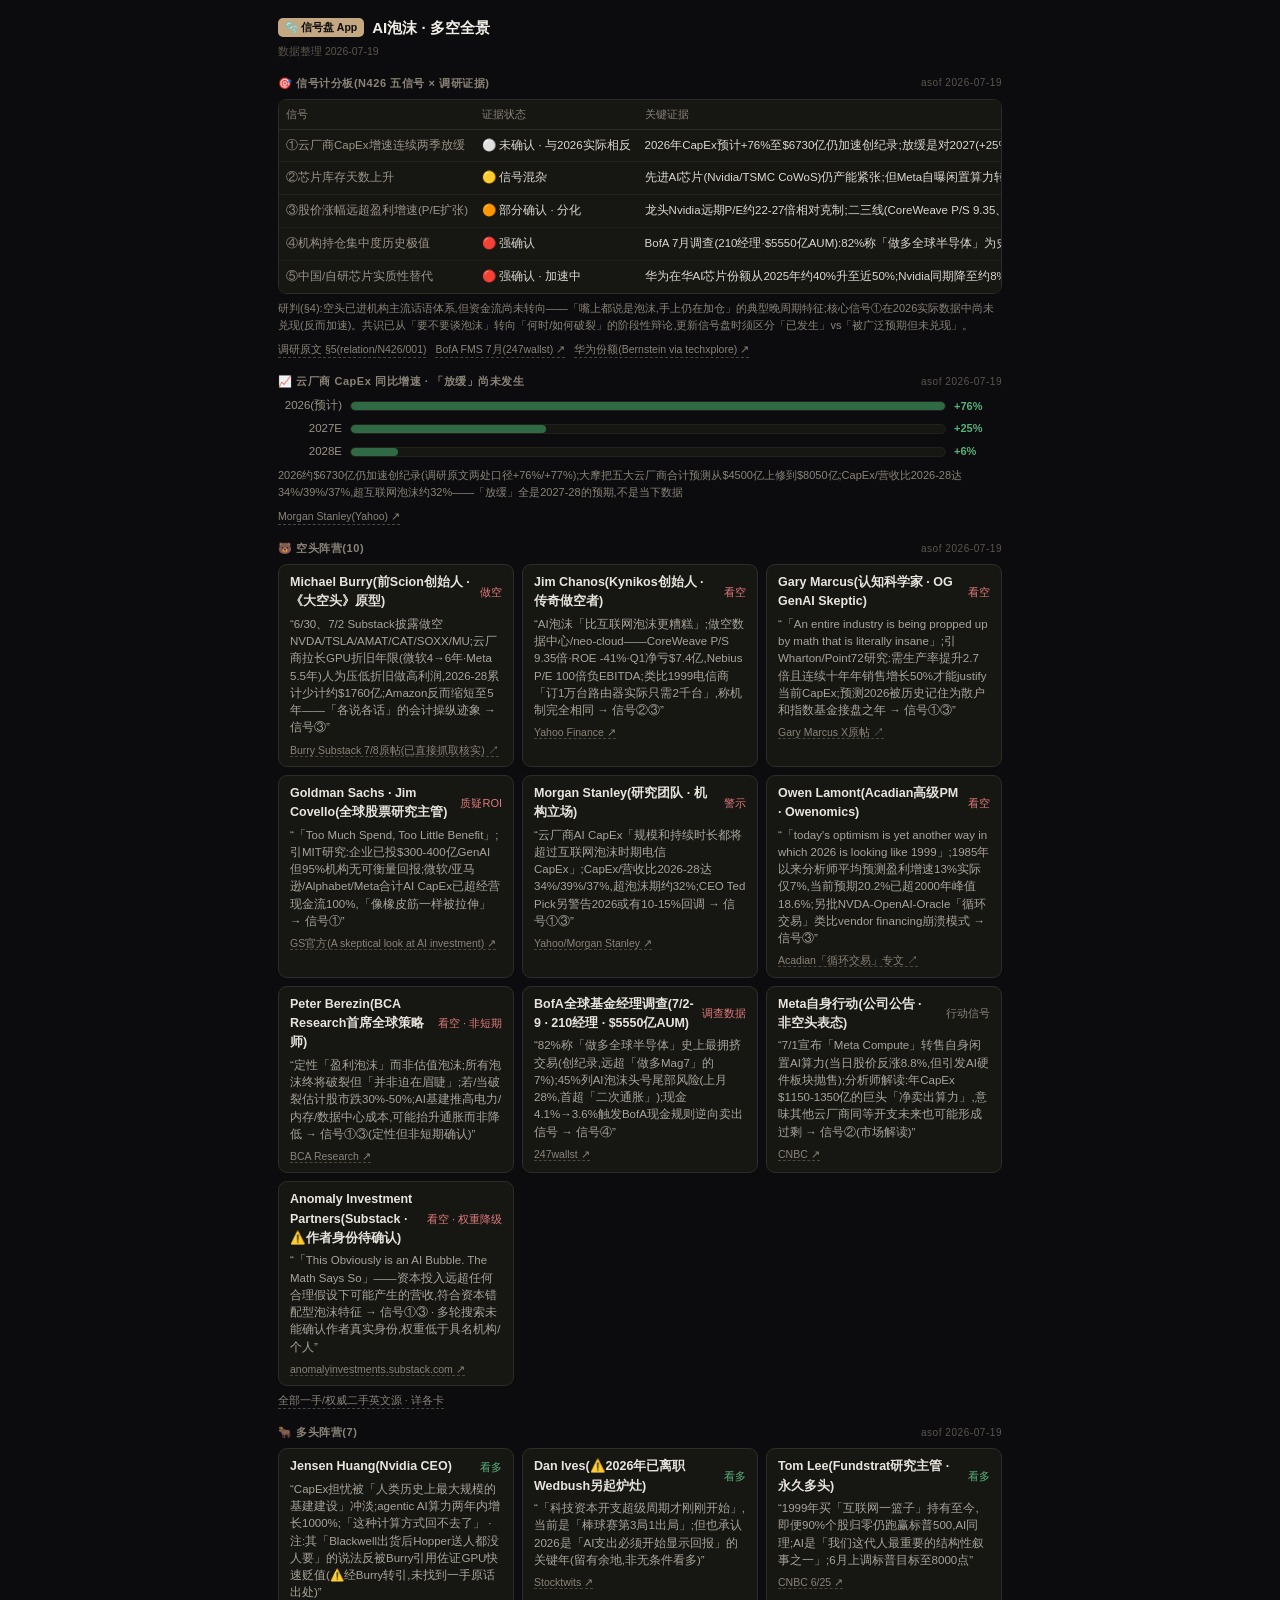
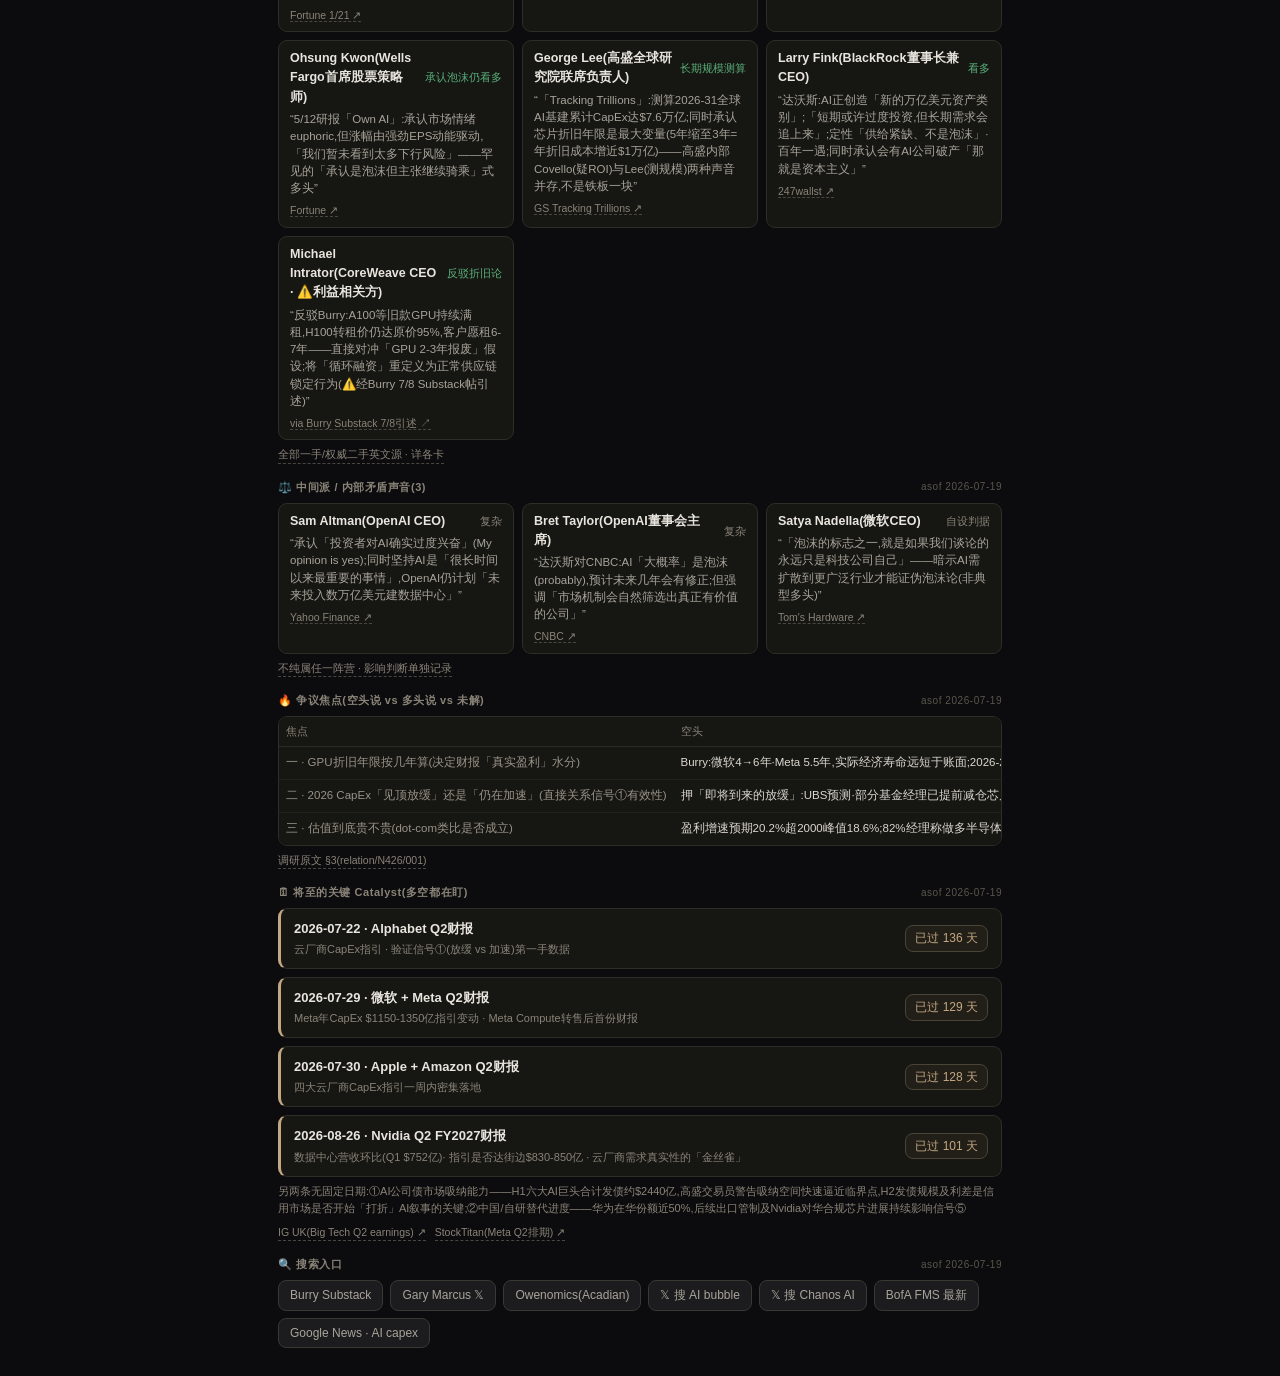
<file: app/n426-bubble-panorama/index.html>
<!DOCTYPE html>
<html lang="zh">
<head>
<meta charset="utf-8">
<meta name="viewport" content="width=device-width,initial-scale=1">
<title>节点 App</title>
<!-- 壳共用:新 app 拷这个文件后不用改 · 相对路径始终指回 _tpl(壳升级全 app 吃到) -->
<link rel="stylesheet" href="../_tpl/app.css?v=1">
</head>
<body>
<div id="app-root" class="appc"><div class="app-loading">载入中…</div></div>
<script src="../_tpl/app.js?v=1"></script>
</body>
</html>
</file>
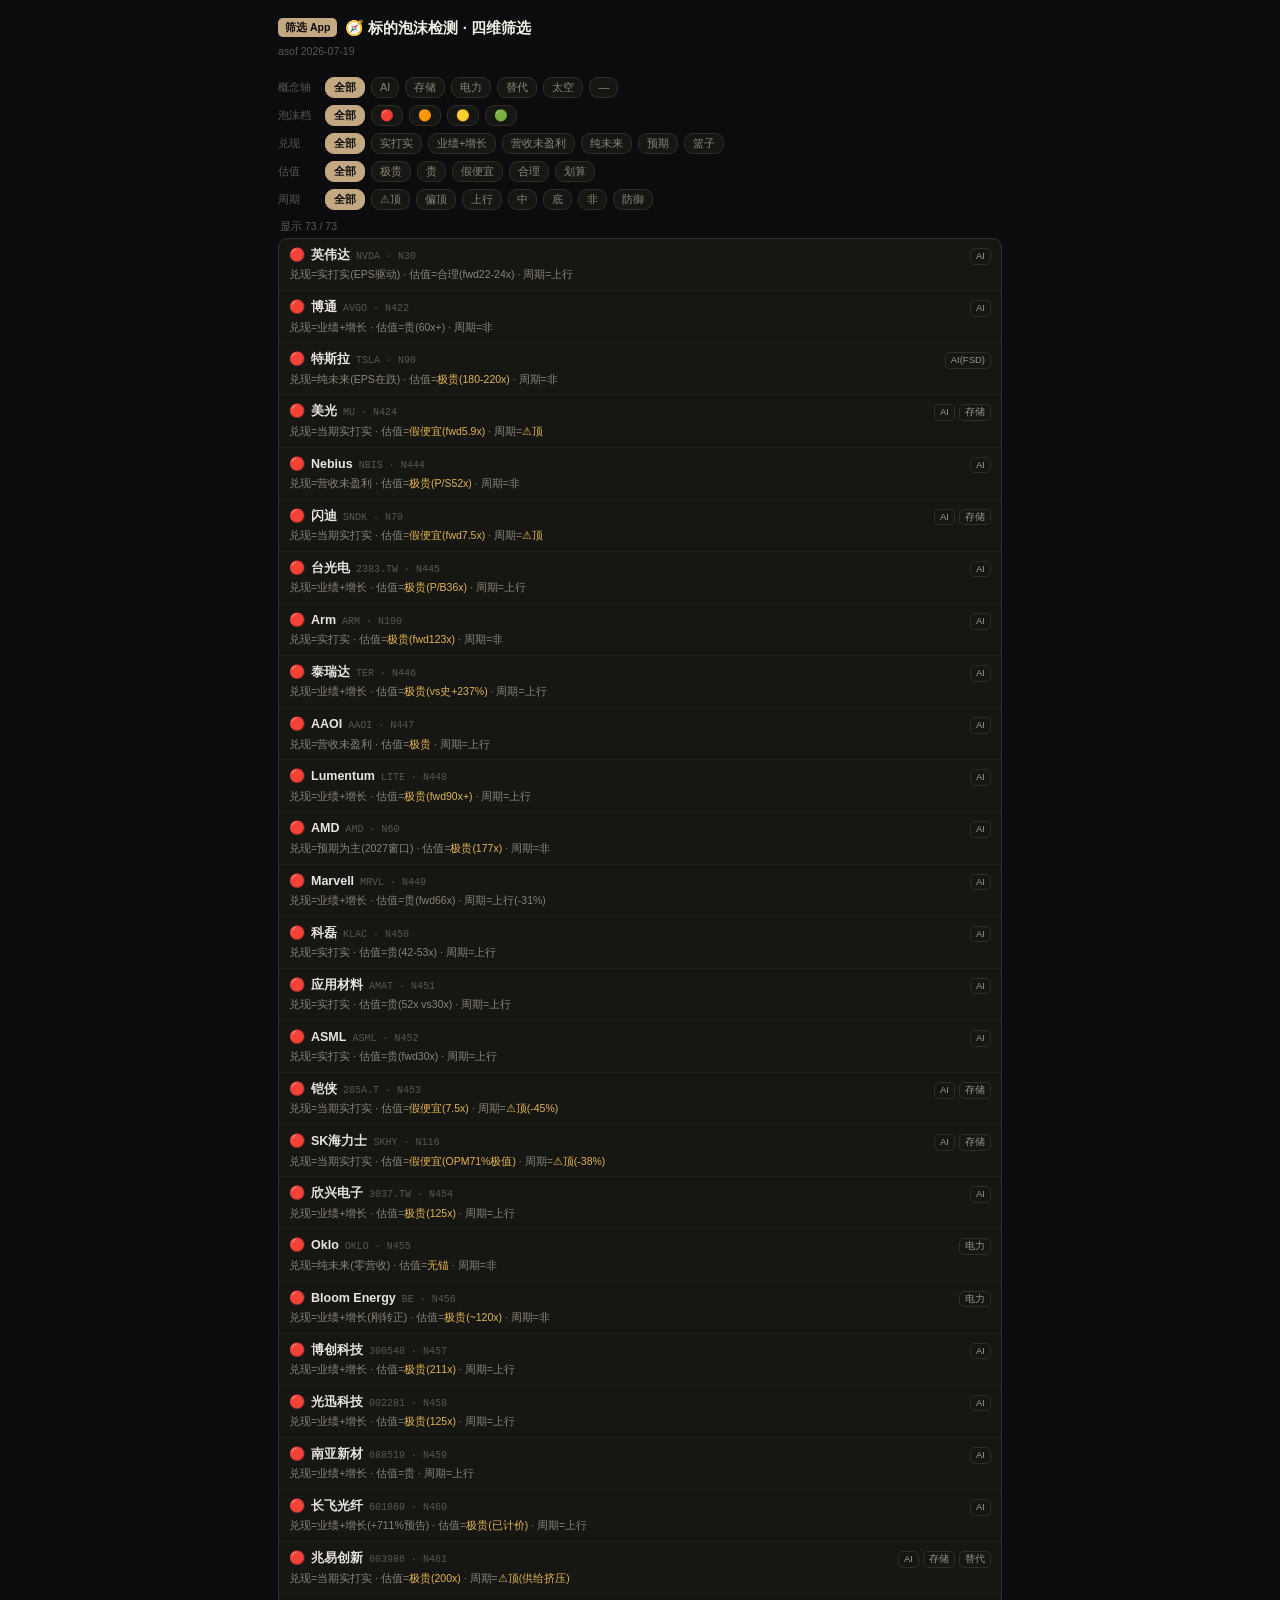
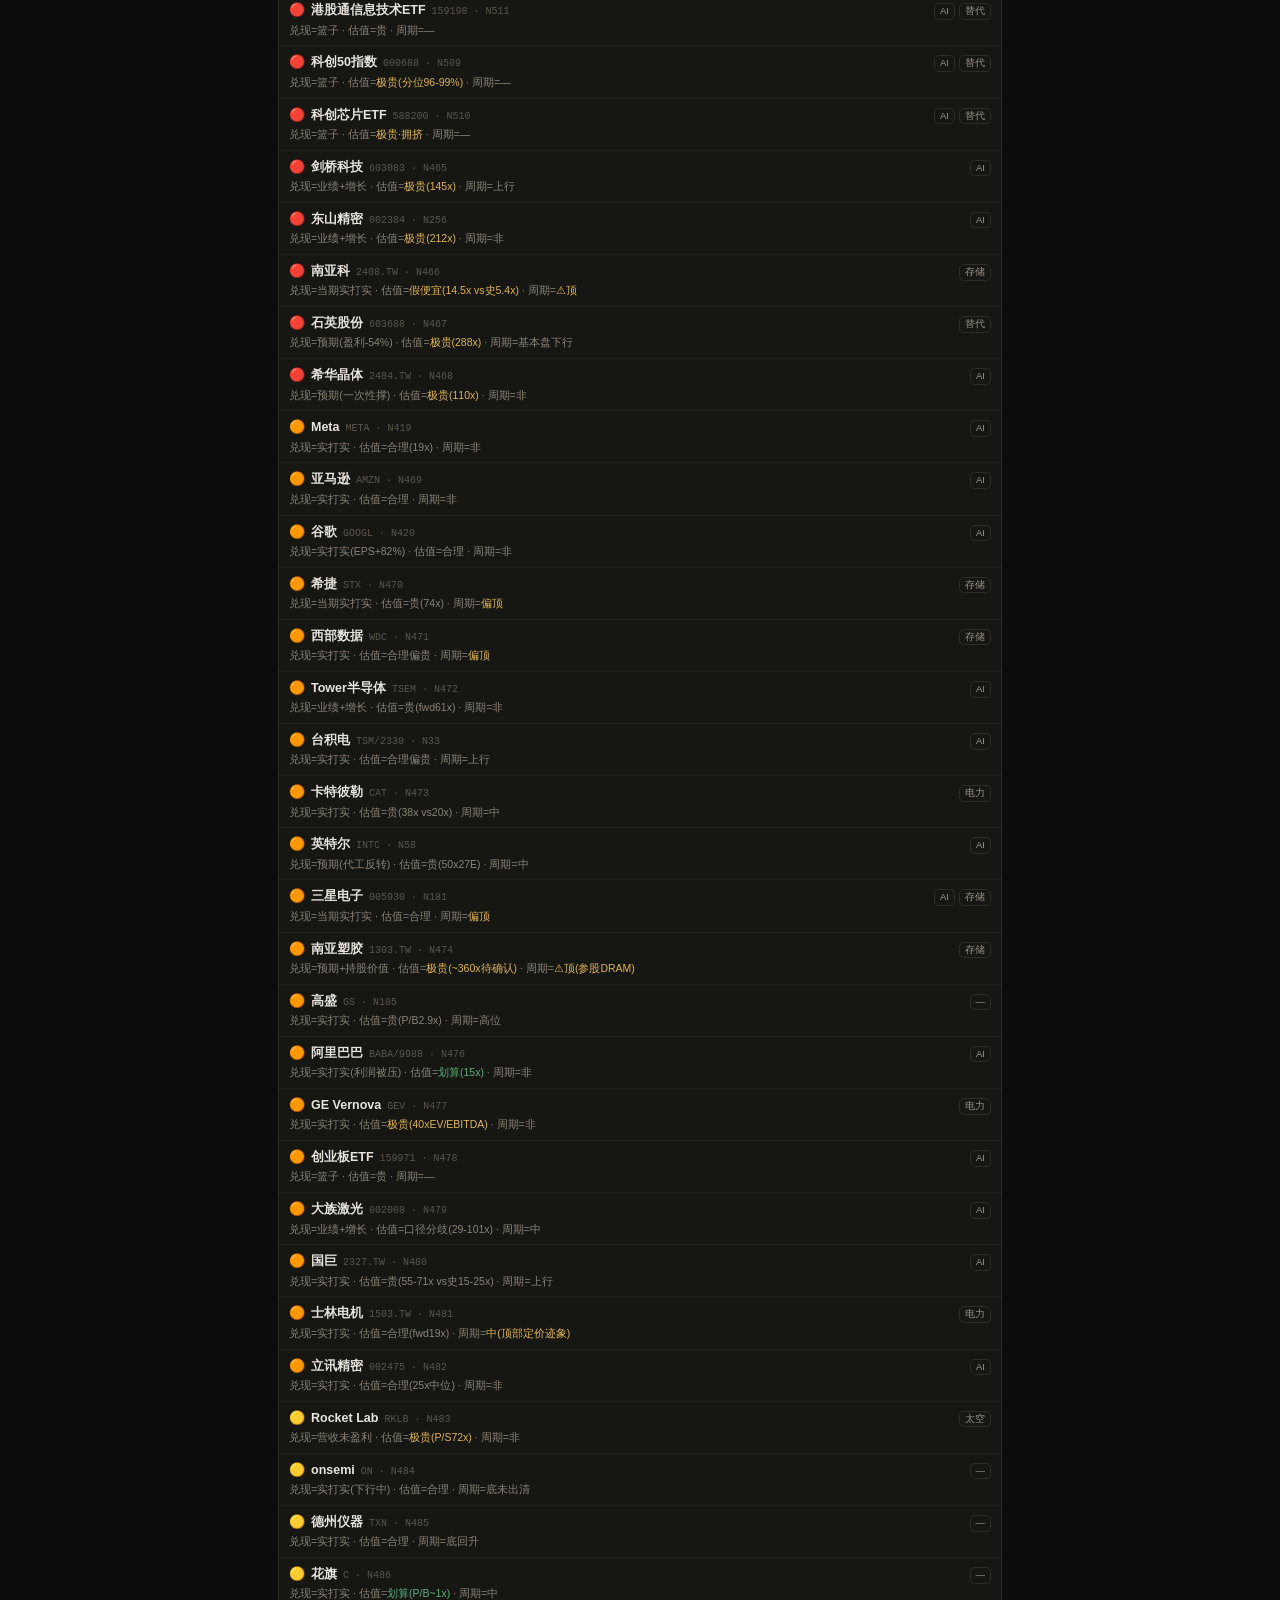
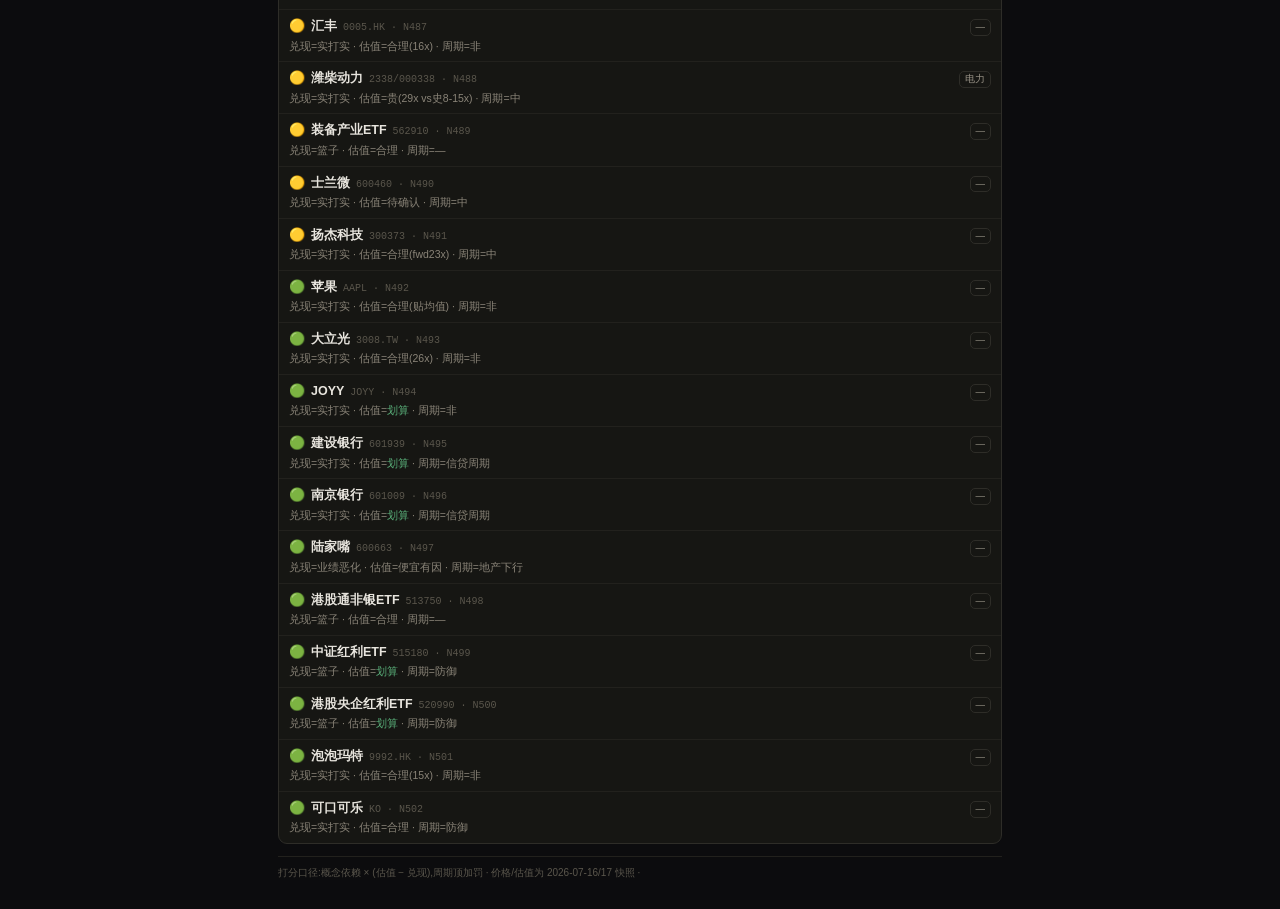
<file: app/n439-bubble-scan/index.html>
<!DOCTYPE html>
<html lang="zh">
<head>
<meta charset="utf-8">
<meta name="viewport" content="width=device-width,initial-scale=1">
<title>标的泡沫检测 · 四维筛选</title>
<!-- 壳共用:app.css 拿基础 token(bg/字体/头/embed padding)· 本 app 渲染自包含:
     筛选器交互超出 _tpl 六模块(filtertable 尚无此 module type),先自包含,
     后续可壳化为第 7 模块回馈 _tpl · TECH · 2026-07-19 -->
<link rel="stylesheet" href="../_tpl/app.css?v=1">
<style>
/* bs- 前缀 = bubble-scan 私有 · 配色对齐 app.css(#1c1b18 面板 #2e2d28 边 #8a8478 次要 #c4a882 强调) */
.bs-fg{display:flex;flex-wrap:wrap;align-items:center;margin:3px 0}
.bs-fl{width:44px;flex:none;color:#5a564c;font-size:10.5px}
.bs-chip{font-size:11px;color:#8a8478;border:1px solid #2e2d28;background:#161613;border-radius:9px;
  padding:1px 8px;margin:2px 3px;cursor:pointer;white-space:nowrap;user-select:none}
.bs-chip:hover{color:#d4d1ca;border-color:#3a3934}
.bs-chip.on{color:#0c0c0e;background:#c4a882;border-color:#c4a882;font-weight:600}
.bs-cnt{font-size:10.5px;color:#5a564c;margin:6px 2px 4px}
.bs-list{border:1px solid #2e2d28;border-radius:9px;background:#161613;overflow:hidden}
.bs-row{padding:6px 10px 7px;border-bottom:1px solid #22211d}
.bs-row:last-child{border-bottom:none}
.bs-r1{display:flex;align-items:baseline;gap:6px;flex-wrap:wrap}
.bs-r1 b{color:#e8e5de;font-size:12.5px}
.bs-tk{font-family:ui-monospace,Menlo,monospace;font-size:10px;color:#5a564c}
.bs-cc{margin-left:auto;display:flex;gap:4px;flex-wrap:wrap}
.bs-tag{font-size:9.5px;color:#9a9488;border:1px solid #2e2d28;border-radius:5px;padding:0 5px;white-space:nowrap}
.bs-r2{font-size:10.5px;color:#8a8478;margin-top:2px;line-height:1.5}
.bs-r2 .hot{color:#e0b450}
.bs-r2 .cold{color:#5ab07a}
.bs-note{font-size:10px;color:#5a564c;line-height:1.6;margin-top:12px;border-top:1px solid #22211d;padding-top:8px}
.bs-note a{color:#8a8478}
</style>
</head>
<body>
<div id="app-root" class="appc"><div class="app-loading">载入中…</div></div>
<script>
(function(){
'use strict';
const q = new URLSearchParams(location.search);
const CTX = { node: q.get('node')||'', nid: q.get('nid')||'', embed: q.get('embed')==='1' };
if(CTX.embed) document.body.classList.add('embed');
const _esc = s => String(s).replace(/[&<>"]/g, c=>({'&':'&amp;','<':'&lt;','>':'&gt;','"':'&quot;'}[c]));

/* 筛选匹配:估值「贵」用前缀(避免吃进「极贵/偏贵」)· 周期「⚠顶」按含顶 · 其余 includes */
function hit(group, opt, row){
  const [,,tier,concepts,d,v,c] = row;
  if(group==='概念轴') return concepts.some(x=>x.startsWith(opt));
  if(group==='泡沫档') return tier===opt;
  if(group==='兑现')  return d.includes(opt);
  if(group==='估值')  return opt==='贵' ? v.startsWith('贵') : v.includes(opt);
  if(group==='周期')  return opt==='⚠顶' ? c.includes('顶') : c.startsWith(opt);
  return true;
}

fetch('./data.json?'+Date.now()).then(r=>{ if(!r.ok) throw 0; return r.json(); }).then(D=>{
  const sel = {}; Object.keys(D.filters).forEach(k=>sel[k]=null);
  const root = document.getElementById('app-root');

  const head = CTX.embed ? '' :
    `<div class="app-head"><span class="app-kind">${_esc(D.meta.kind)}</span>
      <span class="app-title">${_esc(D.meta.icon)} ${_esc(D.meta.title)}</span></div>
     <div class="app-sub"><span>asof ${_esc(D.meta.asof)}</span>
      ${CTX.nid?`<span class="app-node-chip">N${_esc(CTX.nid)}</span>`:''}</div>`;

  root.innerHTML = head +
    `<div class="app-sec"><div id="bs-filters"></div><div class="bs-cnt" id="bs-cnt"></div>
     <div class="bs-list" id="bs-list"></div>
     <div class="bs-note">${_esc(D.meta.note)} ·
       ${(D.meta.sources||[]).map(s=>`<a href="${_esc(s.url)}" target="_blank">${_esc(s.label)}</a>`).join(' · ')}</div></div>`;

  const fEl = document.getElementById('bs-filters');
  function renderFilters(){
    fEl.innerHTML='';
    for(const g in D.filters){
      const row=document.createElement('div'); row.className='bs-fg';
      const lab=document.createElement('span'); lab.className='bs-fl'; lab.textContent=g; row.appendChild(lab);
      [null].concat(D.filters[g]).forEach(o=>{
        const c=document.createElement('span');
        c.className='bs-chip'+(sel[g]===o?' on':''); c.textContent=o===null?'全部':o;
        c.onclick=()=>{ sel[g]=(sel[g]===o?null:o); renderFilters(); renderList(); };
        row.appendChild(c);
      });
      fEl.appendChild(row);
    }
  }
  function renderList(){
    const rows = D.rows.filter(r=>Object.keys(D.filters).every(g=>sel[g]===null||hit(g,sel[g],r)));
    document.getElementById('bs-cnt').textContent=`显示 ${rows.length} / ${D.rows.length}`;
    document.getElementById('bs-list').innerHTML = rows.map(r=>{
      const [name,tk,tier,concepts,d,v,c,nid]=r;
      const vCls=/极贵|假便宜|无锚/.test(v)?'hot':(/划算/.test(v)?'cold':'');
      const cCls=/顶/.test(c)?'hot':'';
      return `<div class="bs-row"><div class="bs-r1">${tier} <b>${_esc(name)}</b><span class="bs-tk">${_esc(tk)}${nid?` · N${_esc(nid)}`:''}</span>
        <span class="bs-cc">${concepts.map(x=>`<span class="bs-tag">${_esc(x)}</span>`).join('')}</span></div>
        <div class="bs-r2">兑现=${_esc(d)} · 估值=<span class="${vCls}">${_esc(v)}</span> · 周期=<span class="${cCls}">${_esc(c)}</span></div></div>`;
    }).join('') || '<div class="bs-row" style="color:#5a564c">没有命中 —— 换个筛选组合</div>';
  }
  renderFilters(); renderList();
}).catch(()=>{
  document.getElementById('app-root').innerHTML='<div class="app-err">data.json 载入失败 —— 检查 site/apps/n439-bubble-scan/data.json 是否存在/合法</div>';
});
})();
</script>
</body>
</html>
</file>
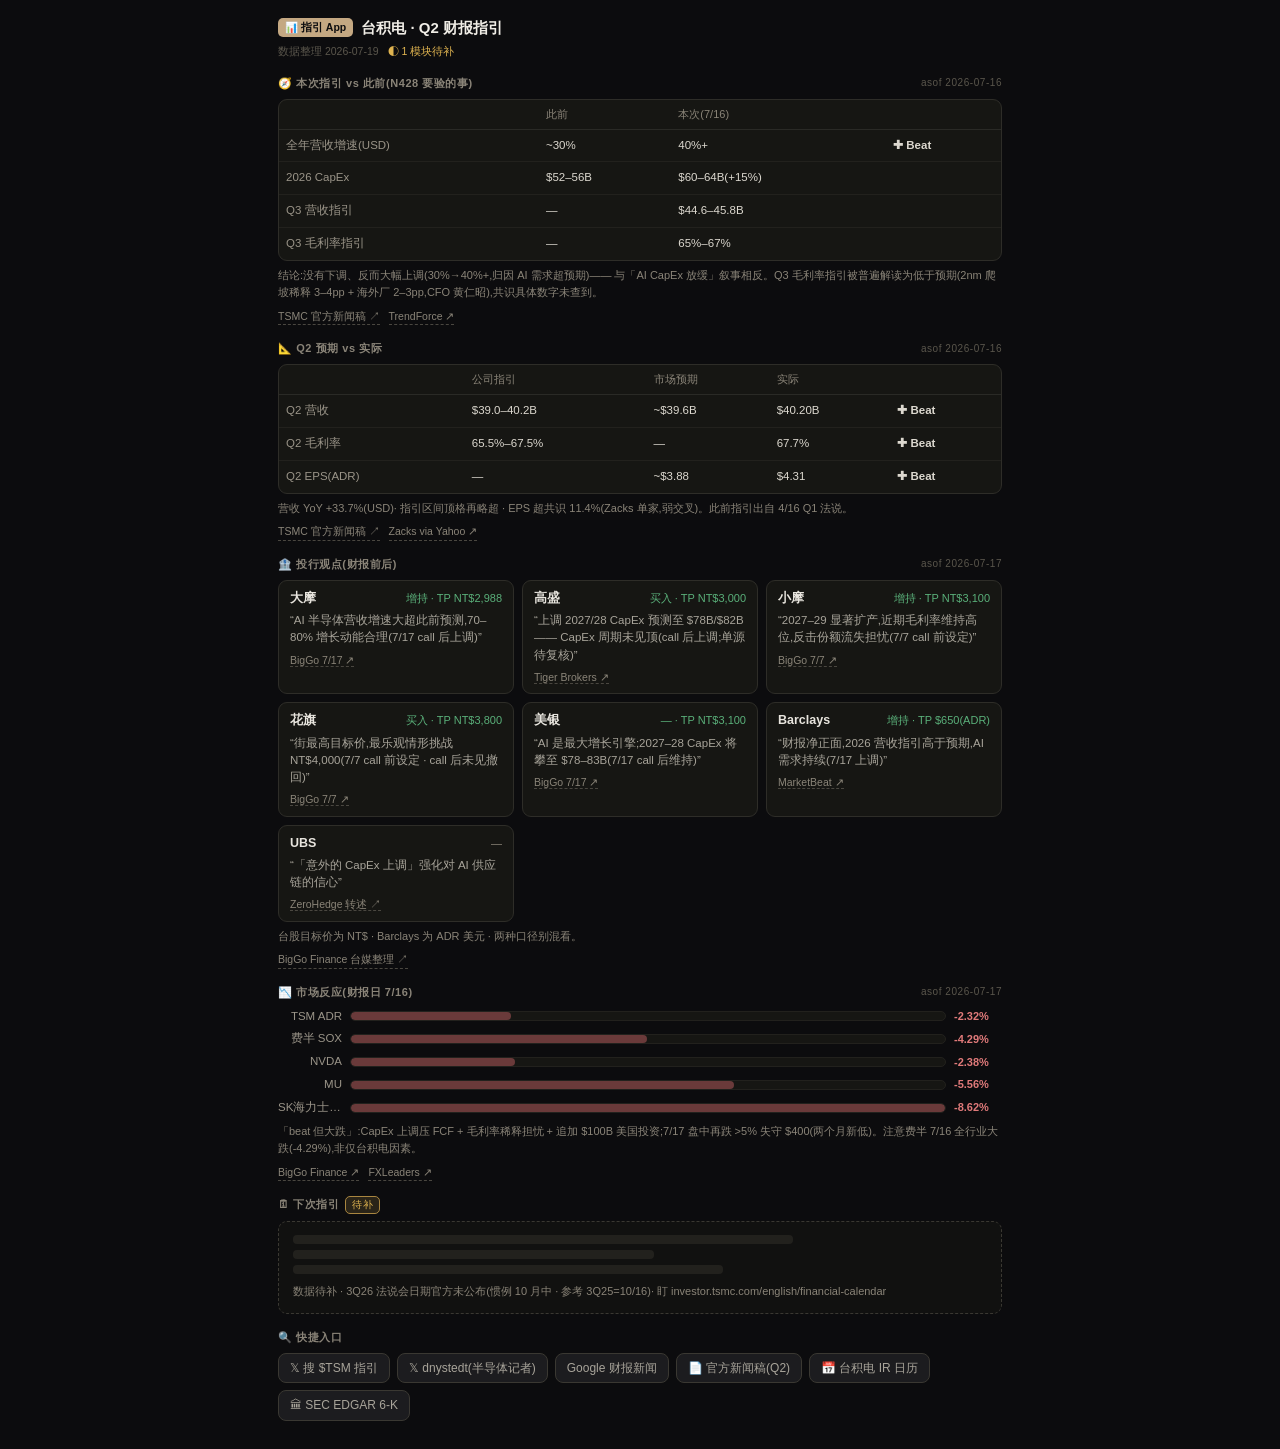
<file: app/tsmc-guidance/index.html>
<!DOCTYPE html>
<html lang="zh">
<head>
<meta charset="utf-8">
<meta name="viewport" content="width=device-width,initial-scale=1">
<title>台积电 · Q2 财报指引</title>
<!-- 壳共用:相对路径指回 _tpl · 本 app 只维护 data.json -->
<link rel="stylesheet" href="../_tpl/app.css?v=1">
</head>
<body>
<div id="app-root" class="appc"><div class="app-loading">载入中…</div></div>
<script src="../_tpl/app.js?v=1"></script>
</body>
</html>
</file>
<file: app/_tpl/app.css>
/* ============================================================
   节点专属 App · 通用壳样式(产品版 · site/apps/_tpl/)
   来源:_design/_shared.css 模块样式产品化(JY 拍板 v1 抽屉 + tpl 模块库)
   配色对齐 relation-explorer:bg #0c0c0e · 面板 #1c1b18 · 文字 #e8e5de
   次要 #8a8478 · 强调 #c4a882 · 绿 #5ab07a · 红 #e07a7a
   每个 app 只有 index.html + data.json · 本壳(css/js)全 app 共用
   ============================================================ */
*{box-sizing:border-box}
html,body{margin:0;background:#0c0c0e;color:#d4d1ca;
  font-family:-apple-system,BlinkMacSystemFont,'PingFang SC','Microsoft YaHei',sans-serif}
body{padding:16px 18px 28px;max-width:760px;margin:0 auto}
body.embed{padding:12px 14px 20px;max-width:none}   /* 抽屉 iframe 内:贴边 · 宽度交给抽屉 */
.app-loading{color:#5a564c;font-size:12px;padding:30px 0;text-align:center}
.app-err{color:#e07a7a;font-size:12.5px;line-height:1.7;border:1px dashed #6a3a3a;border-radius:9px;padding:12px 14px}

/* ---- App 头(独立打开显 · embed 由抽屉头代劳,只显 asof/待补统计行) ---- */
.appc{font-size:13px;line-height:1.55;color:#d4d1ca}
.app-head{display:flex;align-items:center;gap:8px;flex-wrap:wrap;margin-bottom:2px}
.app-kind{font-size:10.5px;color:#0c0c0e;background:#c4a882;border-radius:5px;padding:1px 7px;font-weight:700;white-space:nowrap}
.app-title{font-size:15px;font-weight:700;color:#f0ede6}
.app-sub{display:flex;align-items:center;gap:9px;flex-wrap:wrap;font-size:10.5px;color:#5a564c;margin-top:4px}
.app-node-chip{font-family:ui-monospace,Menlo,monospace;color:#9a9488;background:#1c1b18;border:1px solid #2e2d28;border-radius:5px;padding:0 6px}
.app-pend-n{color:#e0b450}
.sim-tag{font-size:10px;color:#e0b450;border:1px dashed #a98640;border-radius:5px;padding:0 5px;white-space:nowrap;flex:none}
.pend-tag{font-size:10px;color:#e0b450;background:#2a2418;border:1px solid #a98640;border-radius:5px;padding:0 6px;font-weight:400;white-space:nowrap;flex:none}

/* ---- 模块区块 ---- */
.app-sec{margin-top:15px}
.app-sec-h{font-size:11px;font-weight:700;color:#8a8478;letter-spacing:.05em;margin-bottom:7px;display:flex;align-items:center;gap:6px}
.mod-asof{margin-left:auto;font-size:10px;color:#5a564c;font-weight:400;white-space:nowrap}
.mod-srcs{display:flex;gap:9px;margin-top:6px;flex-wrap:wrap;font-size:10.5px}
.mod-src{color:#8a8478;text-decoration:none;border-bottom:1px dashed #4a4740;cursor:pointer}
.mod-src:hover{color:#c4a882;border-color:#c4a882}
.mod-note{font-size:11px;color:#8a8478;margin-top:6px;line-height:1.6}

/* 待补占位:骨架条 + 一句来源提示 · 不装满 */
.mod-pending{border:1px dashed #3a3832;border-radius:9px;padding:13px 14px;background:rgba(22,22,19,.6)}
.mp-bars{display:flex;flex-direction:column;gap:6px;margin-bottom:9px}
.mp-bars i{display:block;height:9px;border-radius:4px;background:#22211d}
.mp-bars i:nth-child(1){width:72%}
.mp-bars i:nth-child(2){width:52%}
.mp-bars i:nth-child(3){width:62%}
.mp-t{font-size:11px;color:#8a8478}

/* ① numcompare / ⑥ rawtable 共用表格 */
.gtable-wrap{border:1px solid #2e2d28;border-radius:9px;overflow-x:auto;background:#161613}
.gtable{width:100%;border-collapse:collapse;font-size:11.5px;min-width:330px}
.gtable th{color:#8a8478;font-weight:500;text-align:left;padding:6px 7px;border-bottom:1px solid #2a2a26;font-size:11px;white-space:nowrap}
.gtable td{padding:7px 7px;border-bottom:1px solid #22211d;color:#dcd8cf;white-space:nowrap}
.gtable tr:last-child td{border-bottom:none}
.gtable td:first-child{color:#9a9488}
.beat{color:#5ab07a;font-weight:600}
.miss{color:#e07a7a;font-weight:600}

/* ② opinions */
.bank-grid{display:grid;grid-template-columns:repeat(auto-fit,minmax(185px,1fr));gap:8px}
.bank-card{background:#161613;border:1px solid #2e2d28;border-radius:9px;padding:8px 11px}
.bank-top{display:flex;align-items:center;justify-content:space-between;gap:8px;margin-bottom:4px}
.bank-top b{color:#e8e5de;font-size:12.5px}
.rating{font-size:11px;color:#8a8478;white-space:nowrap}
.rating.up{color:#5ab07a}
.rating.dn{color:#e07a7a}
.bank-q{font-size:11.5px;color:#a8a49a;line-height:1.5}
.bank-src{margin-top:5px;font-size:10.5px}

/* ③ timeline */
.tl-list{display:flex;flex-direction:column;gap:8px}
.next-guid{background:#161613;border:1px solid #2e2d28;border-left:3px solid #c4a882;border-radius:9px;padding:10px 13px;display:flex;align-items:center;gap:12px;justify-content:space-between}
.next-guid b{color:#e8e5de;font-size:13px}
.ng-sub{font-size:11px;color:#8a8478;margin-top:2px}
.ng-count{font-size:12px;color:#c4a882;border:1px solid #4a4436;background:#221f19;border-radius:8px;padding:3px 9px;white-space:nowrap;flex:none}

/* ④ minichart:纯 CSS 横条 + inline SVG 折线 · 不引外部库 */
.bars{display:flex;flex-direction:column;gap:5px}
.bar-row{display:flex;align-items:center;gap:8px;font-size:11.5px}
.bar-l{flex:none;width:64px;color:#9a9488;text-align:right;white-space:nowrap;overflow:hidden;text-overflow:ellipsis}
.bar-track{flex:1;height:10px;background:#161613;border:1px solid #22211d;border-radius:5px;overflow:hidden}
.bar-track i{display:block;height:100%;border-radius:4px}
.bar-track i.up{background:#2f6a45}
.bar-track i.dn{background:#6a3a3a}
.bar-v{flex:none;min-width:48px;font-size:11px;white-space:nowrap}
.sparkline{width:100%;max-width:260px;height:48px;display:block;background:#161613;border:1px solid #22211d;border-radius:8px;padding:4px}
.sparkline polyline{fill:none;stroke:#5ab07a;stroke-width:2}

/* ⑤ searchrow */
.xrow{display:flex;gap:7px;flex-wrap:wrap}
.xbtn{cursor:pointer;font-size:12px;background:#1c1c1f;border:1px solid #3a3832;color:#a8a49a;border-radius:8px;padding:5px 11px;user-select:none;white-space:nowrap}
.xbtn:hover{border-color:#c4a882;color:#c4a882}
a.xbtn{text-decoration:none;display:inline-block}
.xbtn-dim{opacity:.55;cursor:default}
.xbtn-dim:hover{border-color:#3a3832;color:#a8a49a}
</file>
